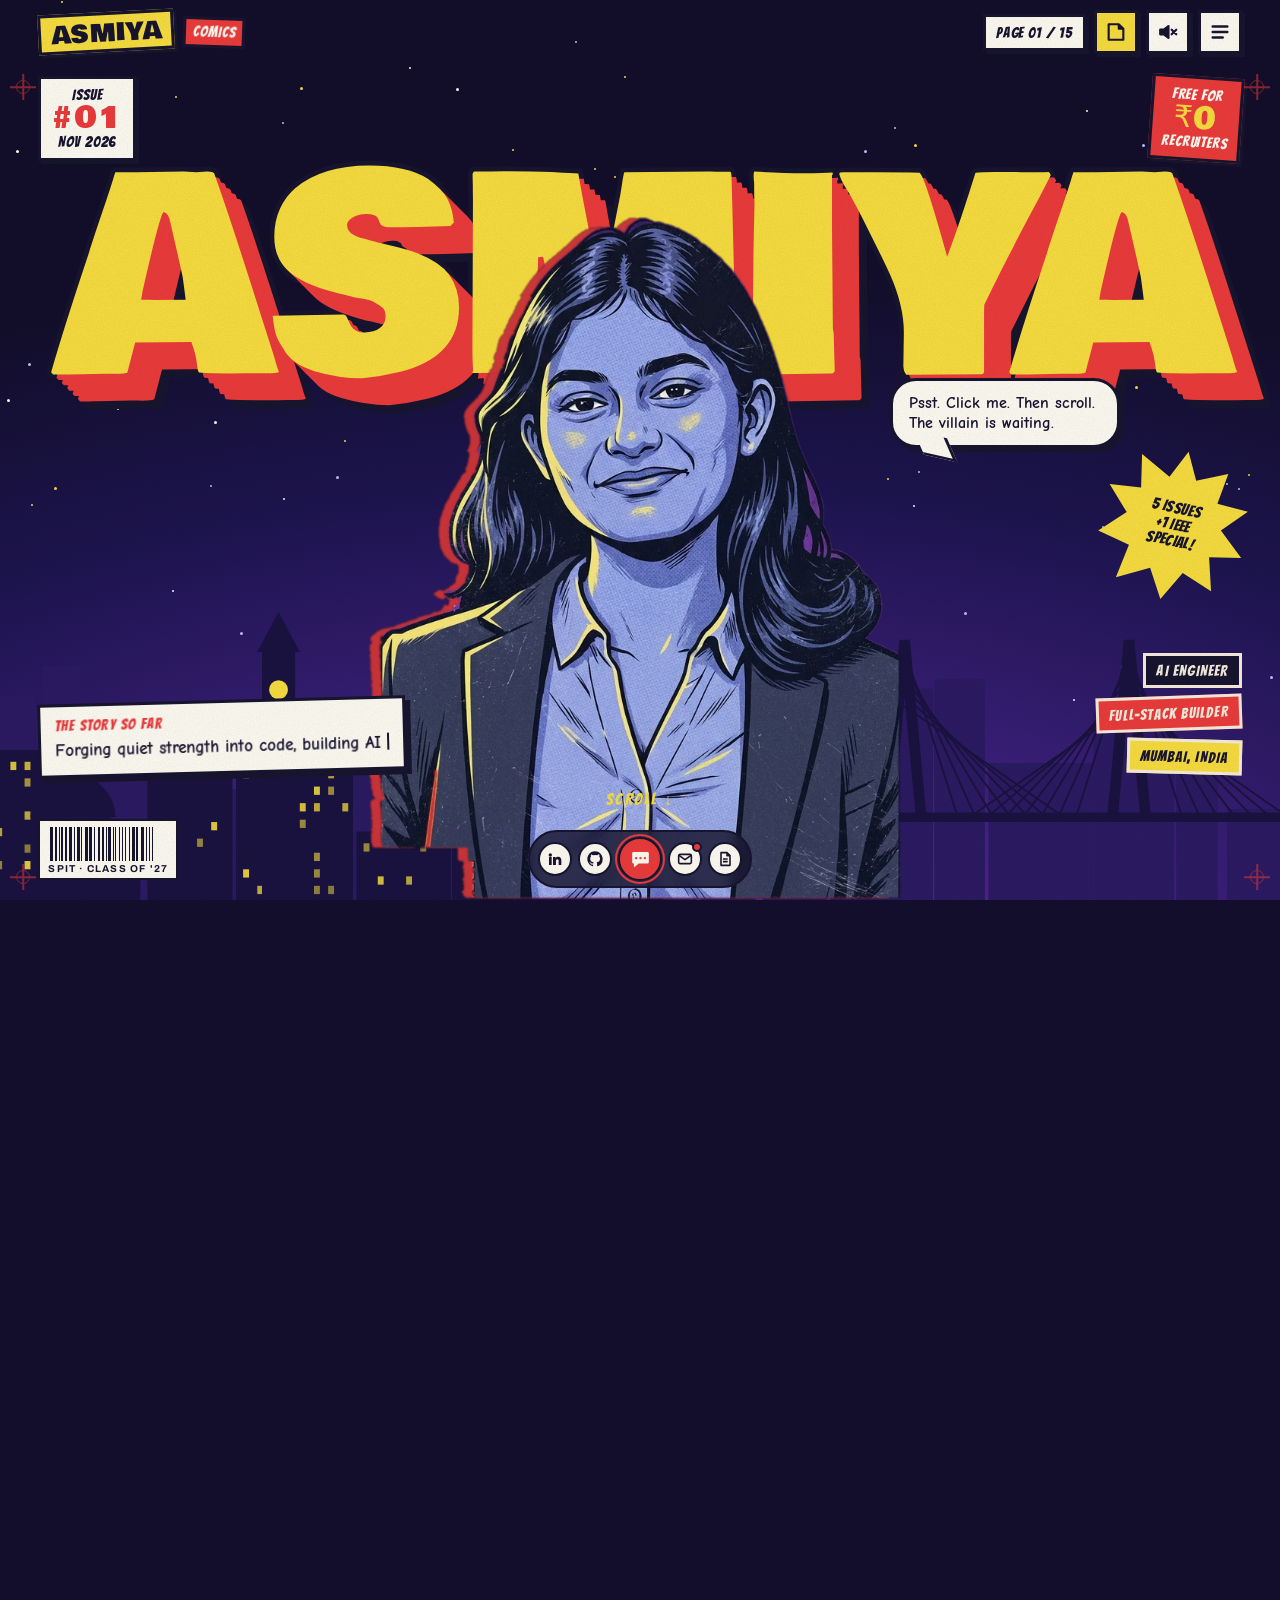
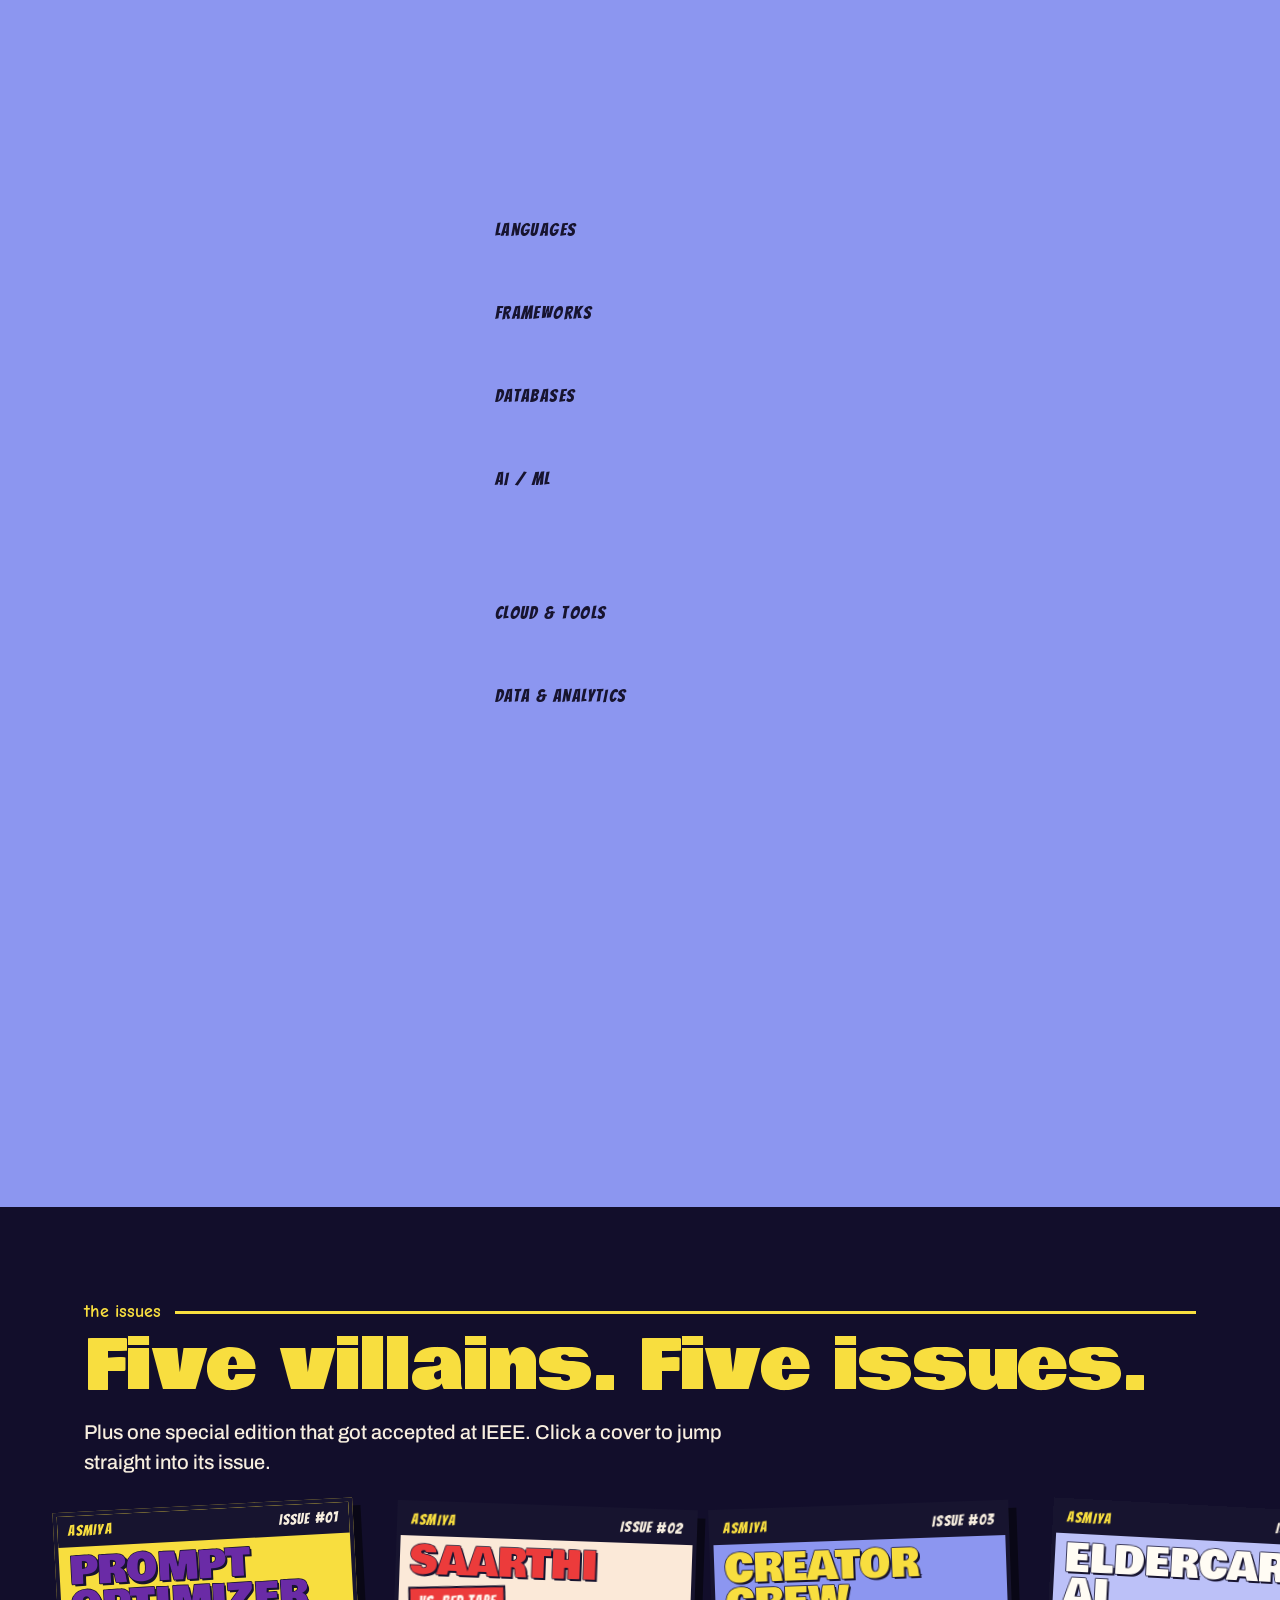
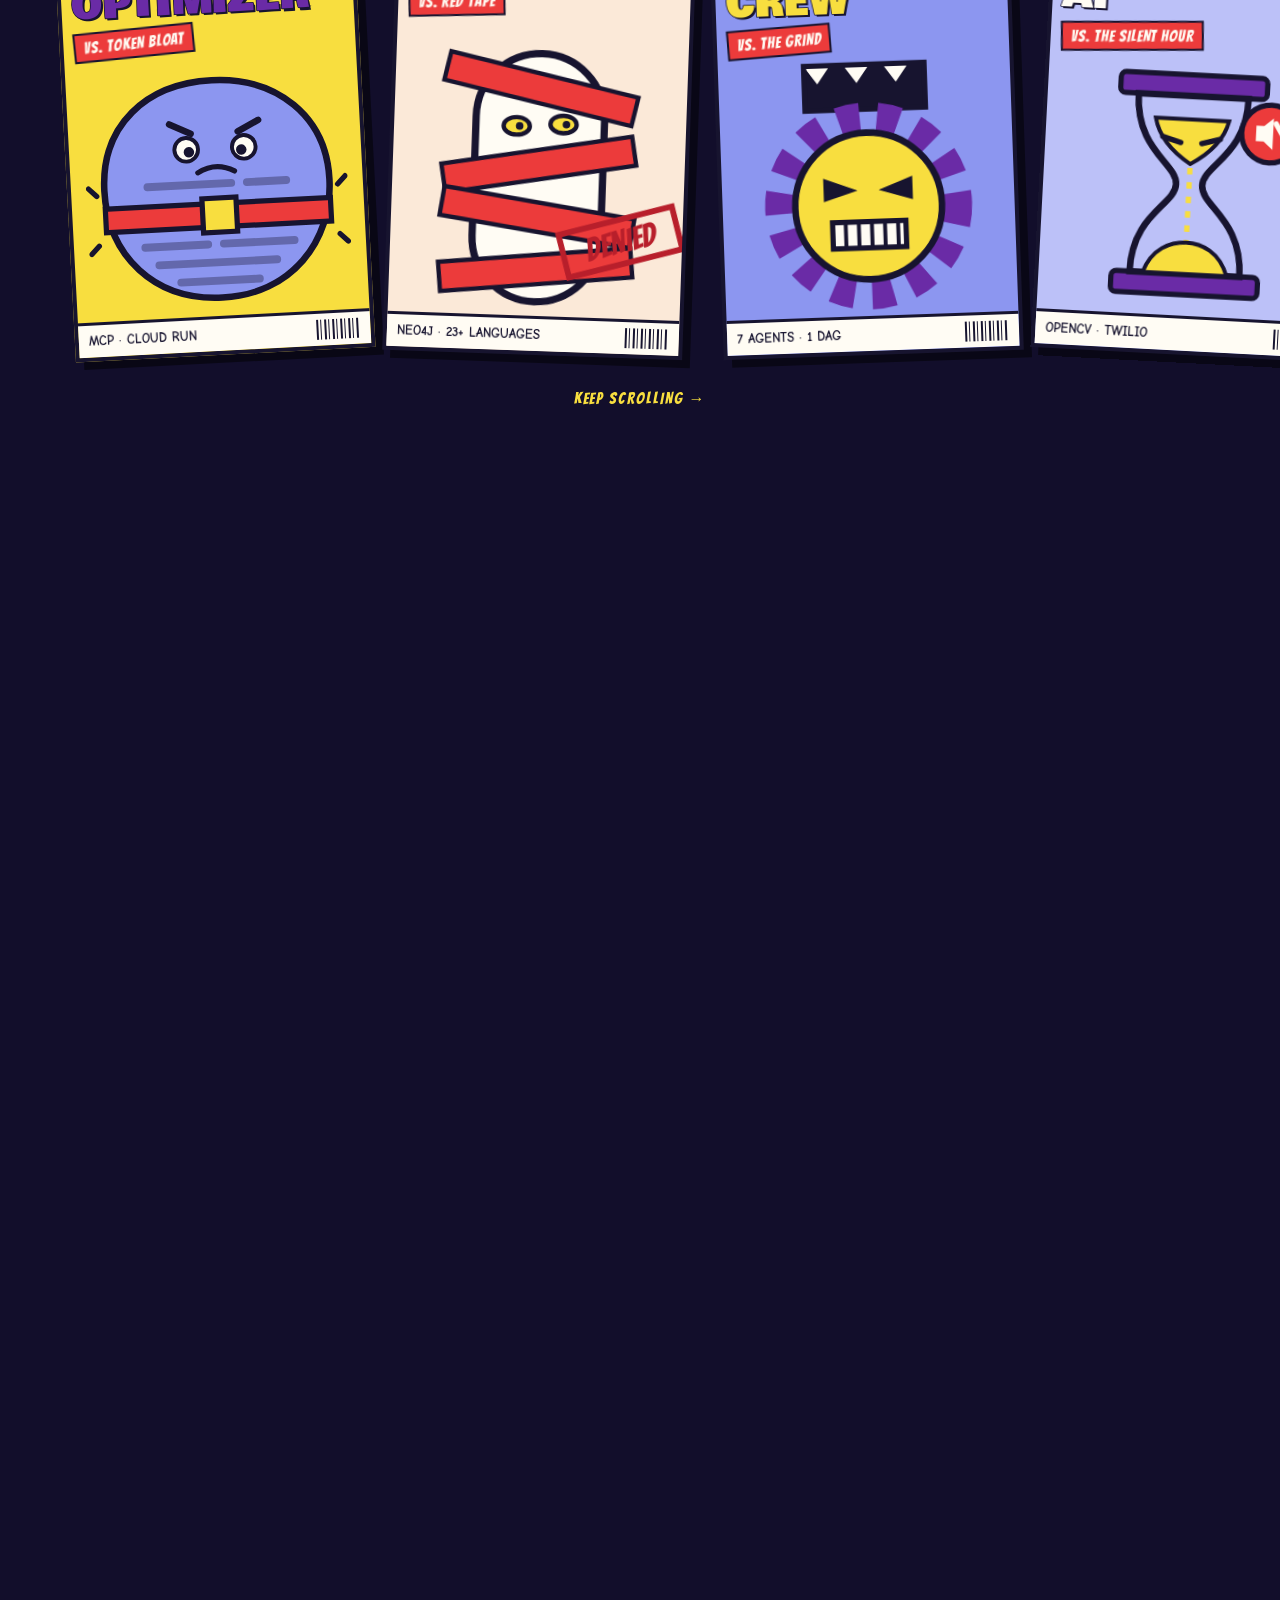
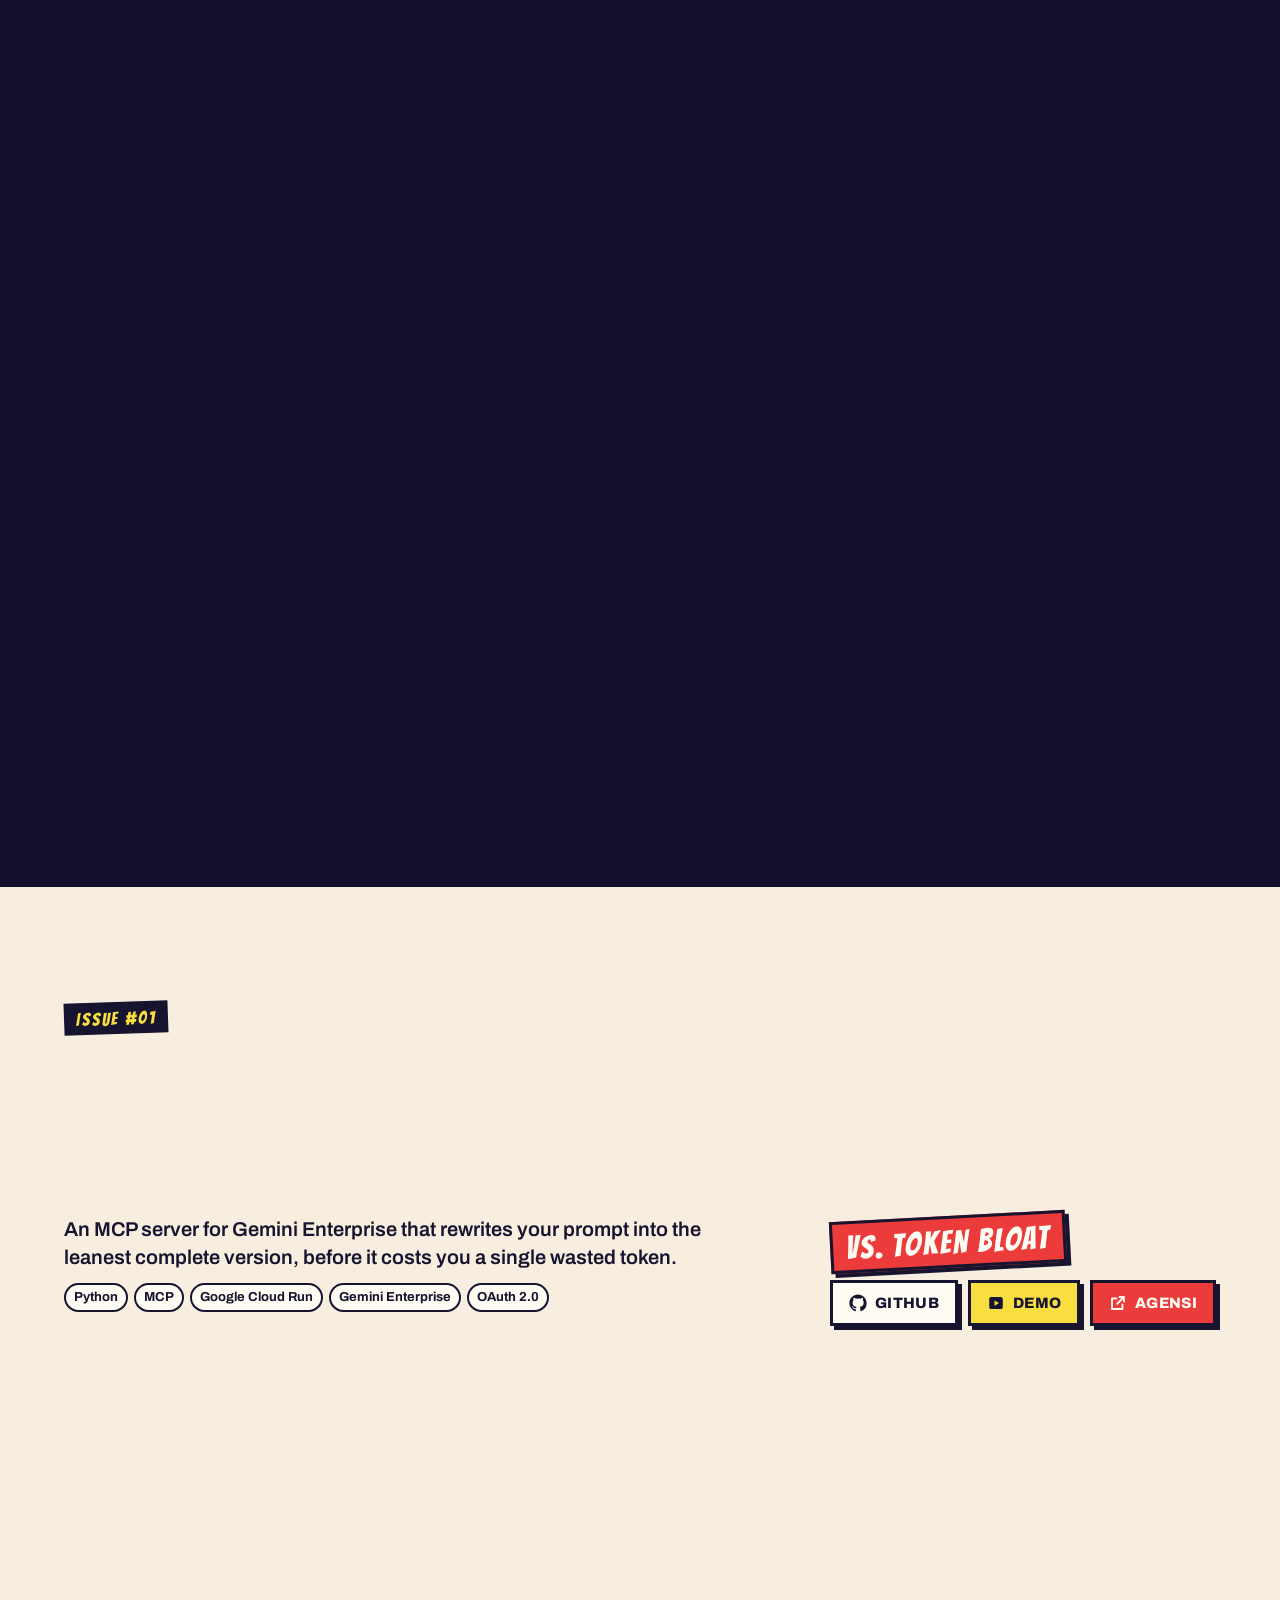
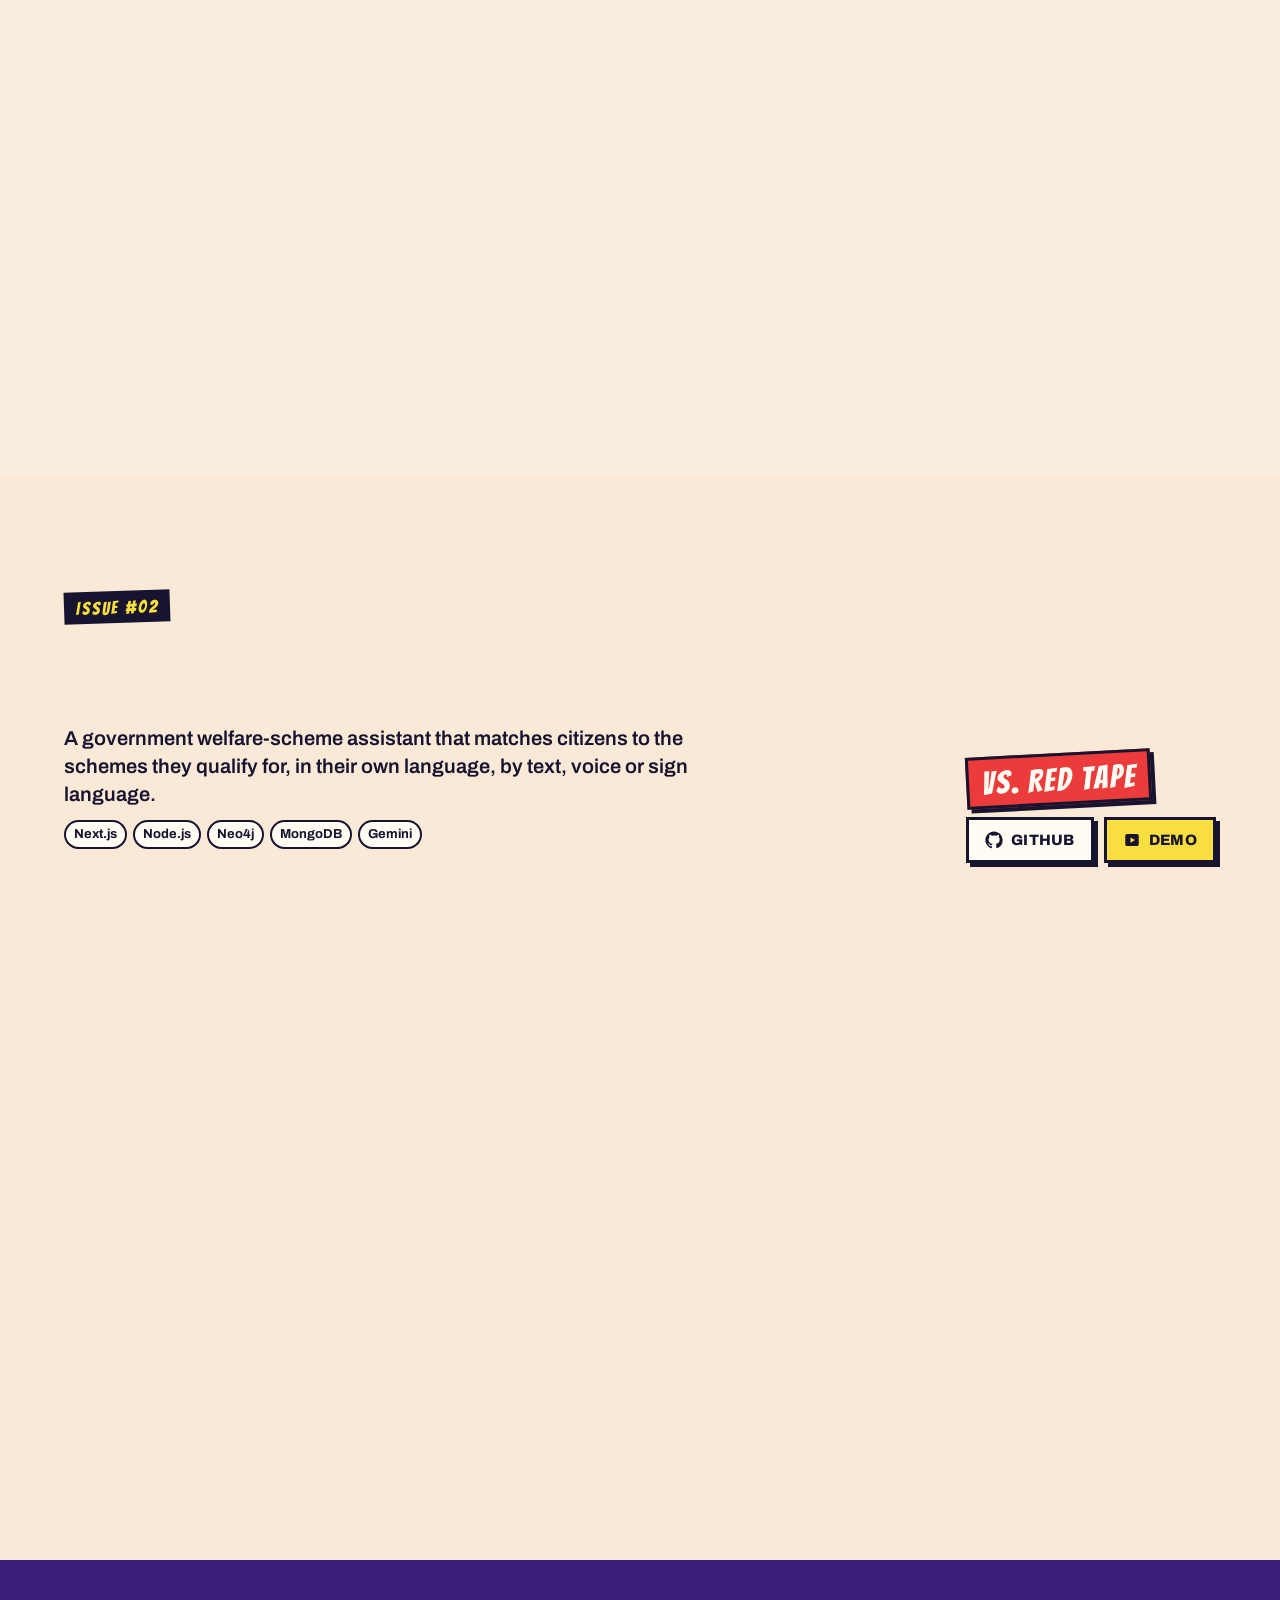
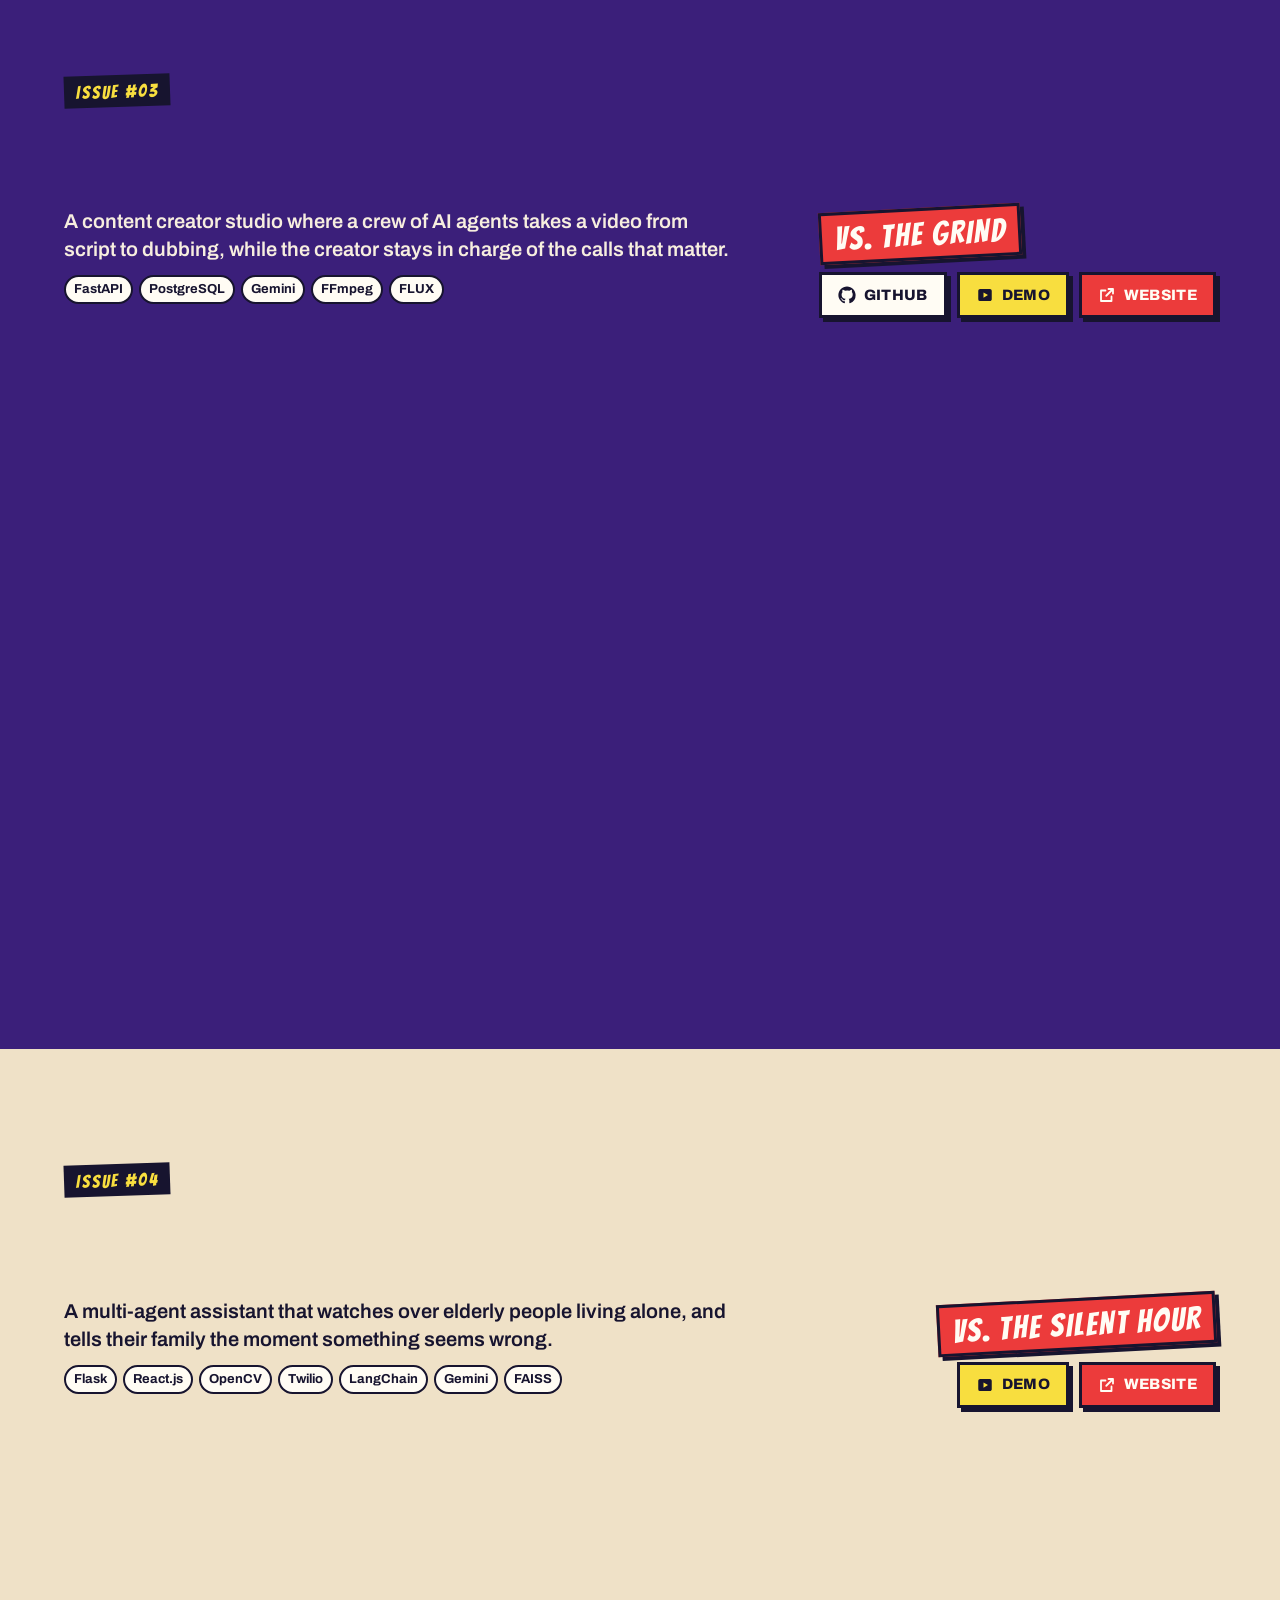
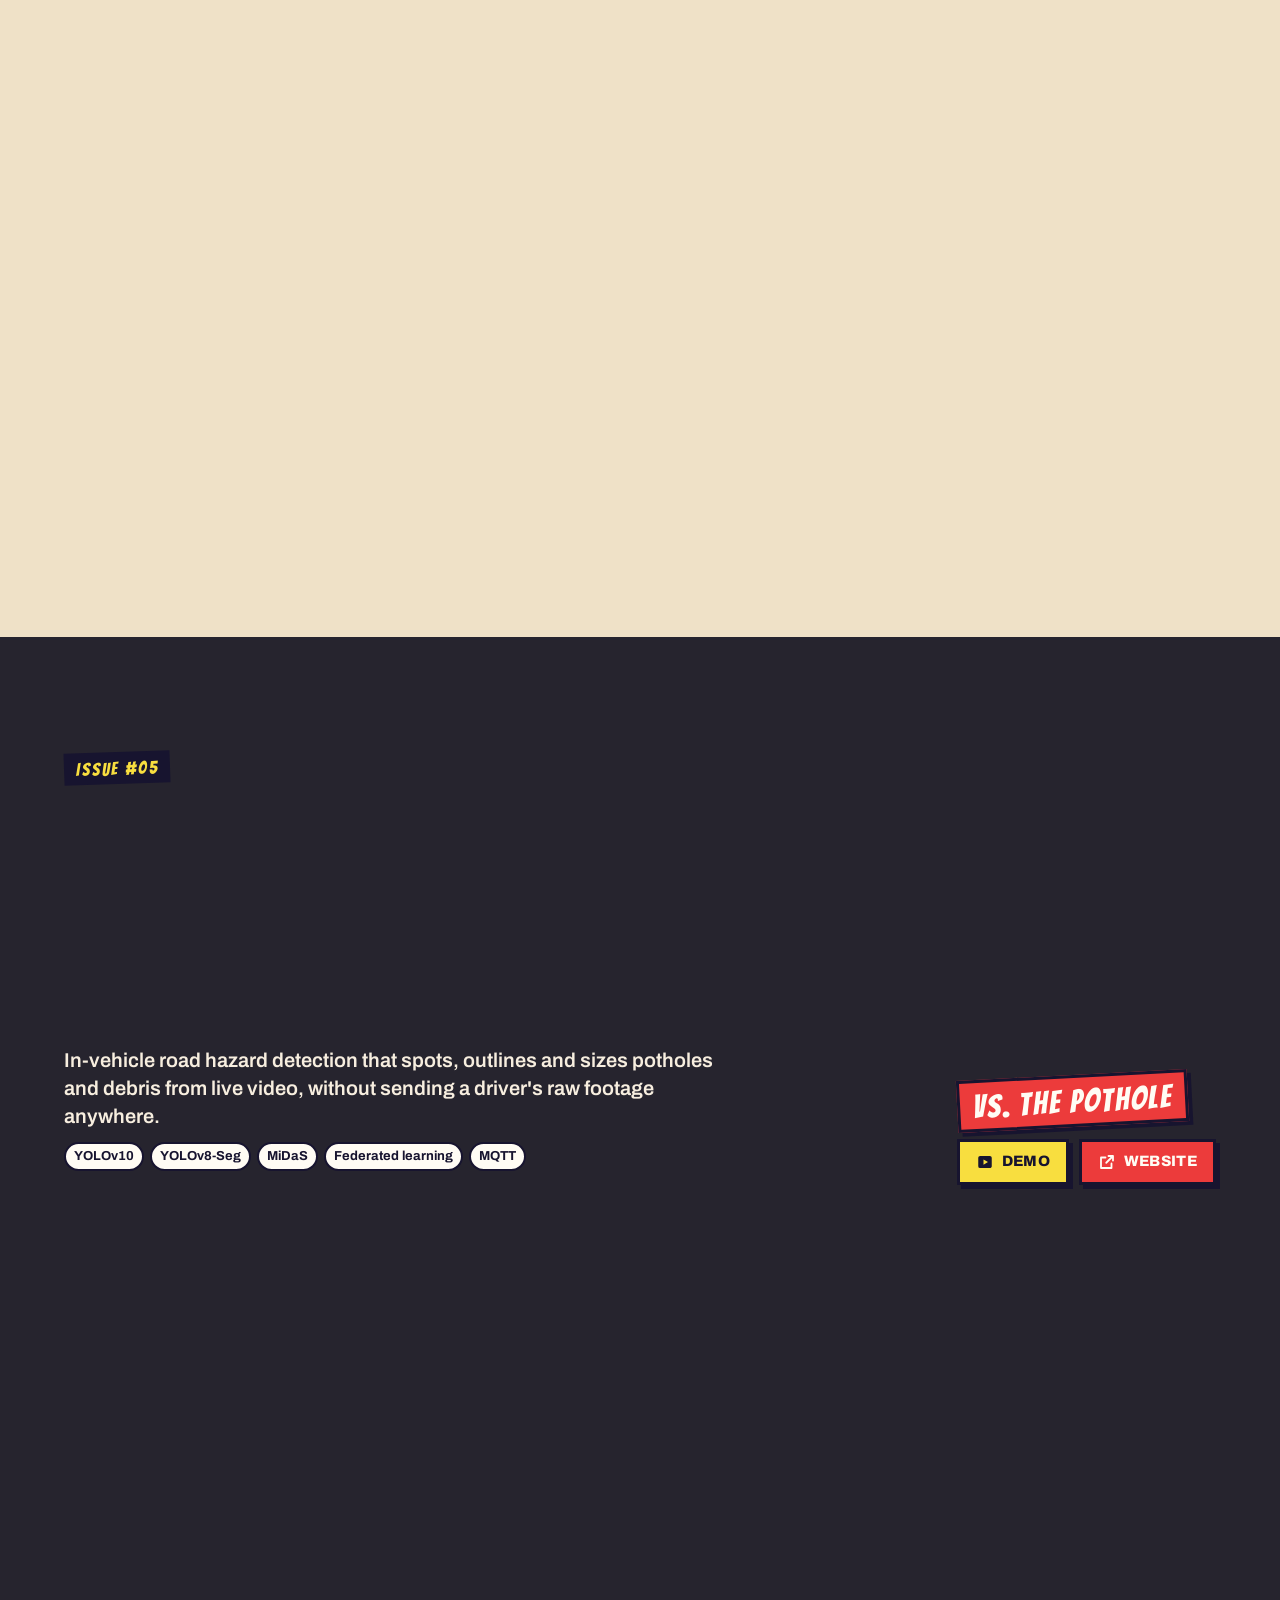
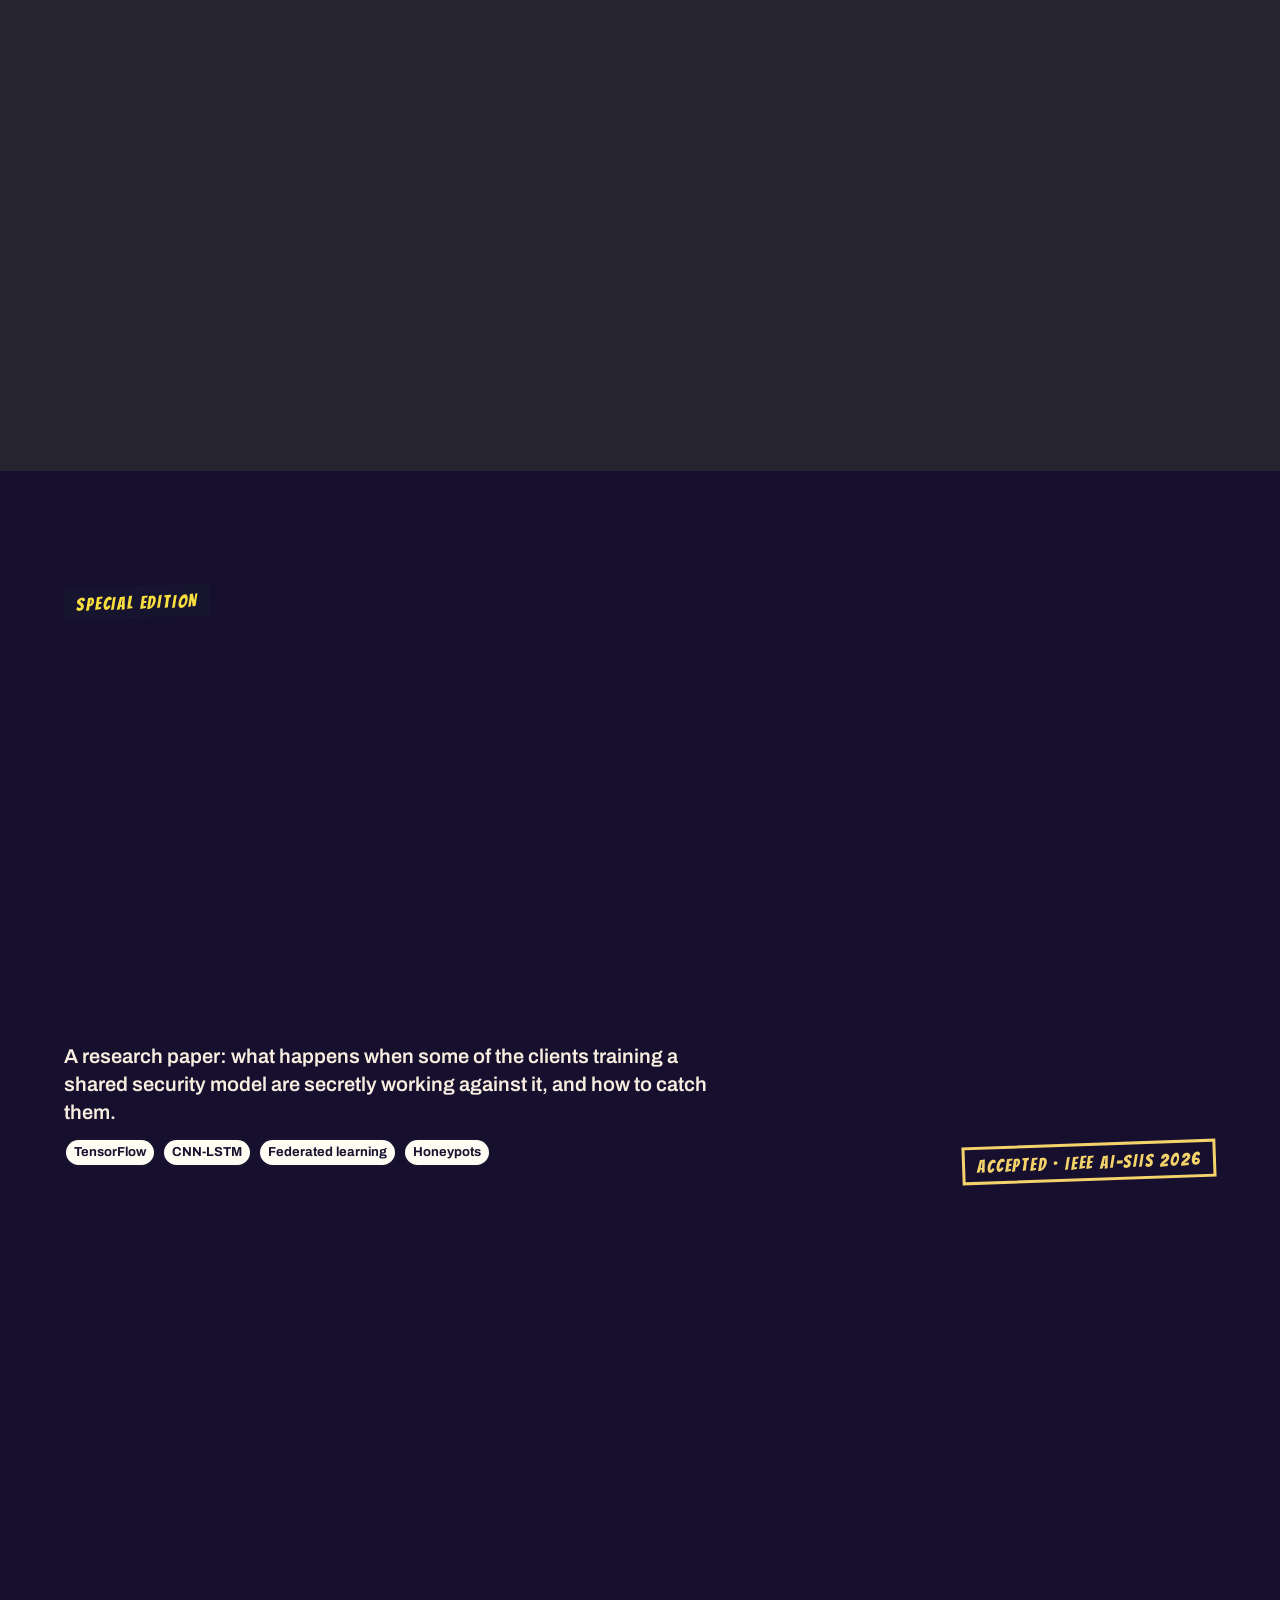
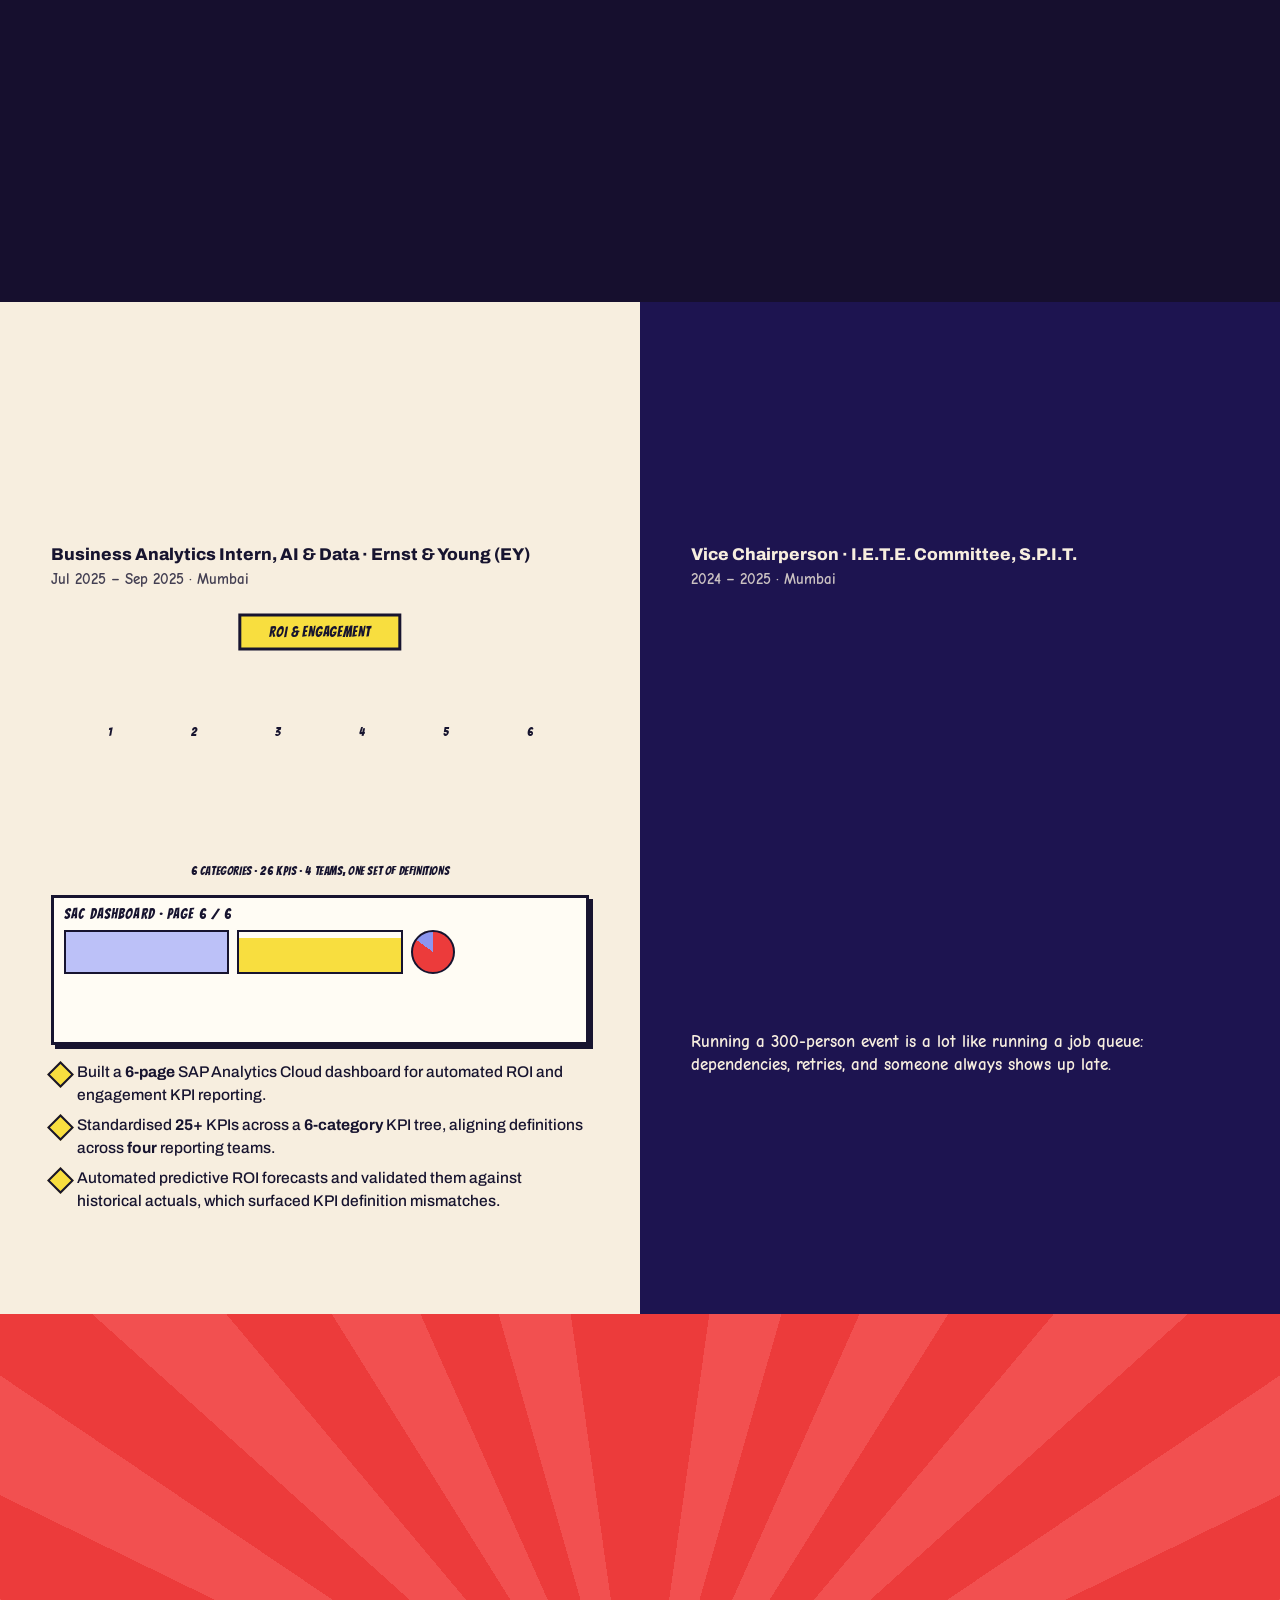
<file: index.html>
<!DOCTYPE html>
<html lang="en">
<head>
<meta charset="utf-8">
<meta name="viewport" content="width=device-width, initial-scale=1">
<title>Asmiya Sayyad Comics</title>
<meta name="description" content="ASMIYA #01: the comic-book portfolio of Asmiya Sayyad, AI engineer and full-stack builder from Mumbai. Five projects, five villains, one IEEE paper.">
<meta name="theme-color" content="#120E2B">
<link rel="icon" href="data:image/svg+xml,%3Csvg xmlns='http://www.w3.org/2000/svg' viewBox='0 0 64 64'%3E%3Crect width='64' height='64' rx='10' fill='%23F8DE3F' stroke='%2317142F' stroke-width='6'/%3E%3Ctext x='32' y='45' font-family='Impact' font-size='36' text-anchor='middle' fill='%23EC3B3B'%3EA%3C/text%3E%3C/svg%3E">
<link rel="preconnect" href="https://fonts.googleapis.com">
<link rel="preconnect" href="https://fonts.gstatic.com" crossorigin>
<link href="https://fonts.googleapis.com/css2?family=Archivo:wght@400;500;600;800&family=Bangers&family=Bowlby+One&family=Comic+Neue:wght@700&display=swap" rel="stylesheet">
<style>
/* VOICE   occasion: a bold, playful personal site that still reads as a serious engineer's work
   IDEA    a printed comic series, ASMIYA #01, where every project is an issue and the villain is Busywork
   PICTURE her own pop-art portrait cut out of her card, standing in front of a giant 3D masthead over night Mumbai
   COLOUR  card purple night + cream newsprint, ink navy, highlight yellow, title red, periwinkle skin tone
   TYPE    Bowlby One mastheads, Bangers sound effects, Comic Neue captions, Archivo body
   LAYOUT  laptop: full-bleed cover, comic page grids, 3-panel issue spreads; phone: panels stack, rack scrolls sideways */

:root{
  color-scheme:light;
  --paper:#F7EEDF;--paper2:#EFE1C7;--white:#FFFCF4;
  --ink:#17142F;--night:#120E2B;--deep:#1D1450;--purple:#3B1F7A;--violet:#6A2BA6;
  --peri:#8C96F0;--peri2:#BCC1F8;--yellow:#F8DE3F;--yellow2:#FFF08A;--red:#EC3B3B;--red2:#B81F2B;--amber:#FF9F1C;
  --shadow:6px 6px 0 var(--ink);
  --display:"Bowlby One","Arial Black",Impact,sans-serif;
  --sfx:"Bangers","Arial Black",Impact,sans-serif;
  --cap:"Comic Neue","Comic Sans MS","Trebuchet MS",sans-serif;
  --body:"Archivo",system-ui,-apple-system,"Segoe UI",sans-serif;
  --marker:"Permanent Marker","Comic Sans MS",cursive;
  --halftone:radial-gradient(circle,rgba(23,20,47,.16) 1.15px,transparent 1.6px) 0 0/7px 7px;
}
*{box-sizing:border-box;min-width:0}
html{scroll-padding-top:72px;-webkit-text-size-adjust:100%;overflow-x:clip}
body{margin:0;background:var(--paper);color:var(--ink);font:16px/1.55 var(--body);overflow-x:clip}
img{max-width:100%;display:block}
a{color:inherit}
button{font:inherit;color:inherit;cursor:pointer}
:focus-visible{outline:4px solid var(--yellow);outline-offset:3px;box-shadow:0 0 0 7px var(--ink)}
.sr{position:absolute;width:1px;height:1px;overflow:hidden;clip:rect(0 0 0 0);white-space:nowrap}
::selection{background:var(--yellow);color:var(--ink)}

/* ---------- printed-paper overlays ---------- */
.grain{position:fixed;inset:0;z-index:200;pointer-events:none;opacity:.13;mix-blend-mode:multiply;
  background-image:url("data:image/svg+xml,%3Csvg xmlns='http://www.w3.org/2000/svg' width='220' height='220'%3E%3Cfilter id='n'%3E%3CfeTurbulence type='fractalNoise' baseFrequency='.85' numOctaves='3' stitchTiles='stitch'/%3E%3CfeColorMatrix values='0 0 0 0 0 0 0 0 0 0 0 0 0 0 0 0 0 0 .55 0'/%3E%3C/filter%3E%3Crect width='100%25' height='100%25' filter='url(%23n)'/%3E%3C/svg%3E")}
.reg{position:fixed;width:26px;height:26px;z-index:60;pointer-events:none;opacity:.55}
.reg::before,.reg::after{content:"";position:absolute;background:currentColor}
.reg::before{left:50%;top:0;bottom:0;width:1.5px;transform:translateX(-50%)}
.reg::after{top:50%;left:0;right:0;height:1.5px;transform:translateY(-50%)}
.reg i{position:absolute;inset:6px;border:1.5px solid currentColor;border-radius:50%}
.reg.tl{left:10px;top:74px}.reg.tr{right:10px;top:74px}.reg.bl{left:10px;bottom:10px}.reg.br{right:10px;bottom:10px}
.reg{color:var(--red)}
@media(max-width:700px){.reg{display:none}}

/* ---------- top bar ---------- */
.top{position:fixed;top:0;left:0;right:0;z-index:80;display:flex;align-items:center;justify-content:space-between;gap:10px;
  padding:10px max(16px,3vw);pointer-events:none}
.top>*{pointer-events:auto}
.logo{display:flex;align-items:center;gap:8px;text-decoration:none}
.logo b{font:24px/1 var(--display);background:var(--yellow);color:var(--ink);padding:6px 10px 4px;border:3px solid var(--ink);
  box-shadow:3px 3px 0 var(--ink);transform:rotate(-3deg);letter-spacing:.01em}
.logo span{font:15px/1 var(--sfx);letter-spacing:.06em;background:var(--red);color:var(--white);padding:5px 7px;border:3px solid var(--ink);transform:rotate(2deg)}
.tools{display:flex;gap:8px;align-items:center}
.pgc{font:15px/1 var(--sfx);letter-spacing:.06em;background:var(--white);border:3px solid var(--ink);padding:9px 10px 7px;box-shadow:3px 3px 0 var(--ink);white-space:nowrap}
.ib{width:44px;height:44px;display:grid;place-items:center;background:var(--white);border:3px solid var(--ink);box-shadow:3px 3px 0 var(--ink);padding:0;transition:transform .15s,box-shadow .15s}
.ib:hover{transform:translate(-2px,-2px);box-shadow:5px 5px 0 var(--ink)}
.ib:active{transform:translate(2px,2px);box-shadow:0 0 0 var(--ink)}
.ib svg{width:22px;height:22px}
.ib[aria-pressed=true]{background:var(--yellow)}
.ib .off{display:none}.ib[aria-pressed=false] .on{display:none}.ib[aria-pressed=false] .off{display:block}
.inkbar{position:fixed;left:0;top:0;height:5px;width:100%;z-index:81;background:var(--red);transform-origin:0 50%;transform:scaleX(var(--sp,0))}
@media(max-width:520px){.logo span,.pgc{display:none}.logo b{font-size:20px}}

/* ---------- dock ---------- */
.dock{position:fixed;left:50%;bottom:12px;z-index:80;transform:translateX(-50%);display:flex;align-items:center;gap:6px;
  padding:5px 8px;background:rgba(23,20,47,.82);border:2px solid var(--ink);border-radius:40px;backdrop-filter:blur(6px);-webkit-backdrop-filter:blur(6px)}
.dk{width:34px;height:34px;border-radius:50%;display:grid;place-items:center;background:var(--white);border:2px solid var(--ink);color:var(--ink);
  transition:transform .2s cubic-bezier(.3,1.6,.5,1);text-decoration:none;position:relative;padding:0}
.dk svg{width:16px;height:16px}
.dk:hover{transform:translateY(-4px) scale(1.15)}
.dk .tip{position:absolute;bottom:calc(100% + 10px);left:50%;transform:translateX(-50%) scale(.8);opacity:0;pointer-events:none;white-space:nowrap;
  font:14px/1 var(--sfx);letter-spacing:.05em;background:var(--yellow);border:2px solid var(--ink);padding:6px 8px 4px;transition:.15s}
.dk:hover .tip,.dk:focus-visible .tip{opacity:1;transform:translateX(-50%) scale(1)}
.dk.big{width:44px;height:44px;background:var(--red);color:var(--white)}
.dk.big svg{width:21px;height:21px}
.dk.big::after{content:"";position:absolute;inset:-5px;border-radius:50%;border:2px solid var(--red);animation:ring 2.2s infinite}
@keyframes ring{0%{transform:scale(.85);opacity:.9}100%{transform:scale(1.35);opacity:0}}
.dk .dot{position:absolute;top:-2px;right:-2px;width:10px;height:10px;border-radius:50%;background:var(--red);border:2px solid var(--ink)}
@media(max-width:420px){.dock{gap:5px;padding:4px 7px}.dk{width:34px;height:34px}.dk.big{width:42px;height:42px}}

/* ---------- toast ---------- */
.toast{position:fixed;left:50%;bottom:96px;z-index:150;transform:translate(-50%,30px) rotate(-1deg);opacity:0;pointer-events:none;
  background:var(--yellow);border:3px solid var(--ink);box-shadow:var(--shadow);padding:10px 14px;font:700 16px/1.3 var(--cap);max-width:min(92vw,460px);text-align:center;transition:.25s}
.toast.on{opacity:1;transform:translate(-50%,0) rotate(-1deg)}

/* ---------- cursor + click sfx ---------- */
.pen{position:fixed;left:0;top:0;width:34px;height:34px;z-index:300;pointer-events:none;transform:translate(-100px,-100px);display:none}
.pen svg{width:100%;height:100%;transform:translate(-3px,-31px)}
@media(pointer:fine){html.js.cur,html.js.cur *{cursor:none!important}html.js.cur .pen{display:block}}
.pop{position:fixed;z-index:299;pointer-events:none;font:30px/1 var(--sfx);letter-spacing:.04em;color:var(--yellow);-webkit-text-stroke:1.5px var(--ink);paint-order:stroke fill;
  text-shadow:3px 3px 0 var(--red);animation:pop .7s ease-out forwards}
@keyframes pop{0%{transform:translate(-50%,-50%) scale(.2) rotate(-12deg);opacity:0}25%{transform:translate(-50%,-80%) scale(1.15) rotate(6deg);opacity:1}100%{transform:translate(-50%,-150%) scale(.9) rotate(-4deg);opacity:0}}

/* ---------- loader ---------- */
.loader{position:fixed;inset:0;z-index:400;background:var(--paper);display:grid;place-items:center;overflow:hidden;
  animation:loadOut .6s cubic-bezier(.7,0,.3,1) 2.2s forwards}
@keyframes loadOut{to{transform:translateY(-104%) rotate(-2deg);visibility:hidden}}
.plates{position:relative;width:min(70vw,520px);height:190px}
.plate{position:absolute;inset:0;display:grid;place-items:center;font:clamp(56px,13vw,120px)/1 var(--display);mix-blend-mode:multiply;animation:plate 1.1s cubic-bezier(.2,.8,.2,1) forwards}
.plate.c{color:#20B6E8;--x:-40px;--y:-24px}.plate.m{color:#E6338C;--x:36px;--y:18px}.plate.y{color:#F7D500;--x:-18px;--y:34px}.plate.k{color:var(--ink);--x:24px;--y:-30px;mix-blend-mode:normal;opacity:0;animation:plateK .35s .95s forwards}
@keyframes plate{from{transform:translate(var(--x),var(--y))}to{transform:none}}
@keyframes plateK{to{opacity:1}}
.printing{position:absolute;bottom:18%;left:0;right:0;text-align:center;font:20px/1 var(--sfx);letter-spacing:.12em}
.stampFE{position:absolute;top:50%;left:50%;font:clamp(26px,6vw,48px)/1 var(--display);color:var(--red);border:6px solid var(--red);padding:10px 16px 6px;
  transform:translate(-50%,-50%) rotate(-12deg) scale(3);opacity:0;animation:slam .35s cubic-bezier(.3,1.5,.5,1) 1.45s forwards;background:rgba(247,238,223,.6)}
@keyframes slam{to{opacity:1;transform:translate(-50%,-50%) rotate(-12deg) scale(1)}}
html.loaded .loader{display:none}

/* ---------- page flip overlay ---------- */
.flip{position:fixed;inset:0;z-index:120;pointer-events:none;perspective:3200px;visibility:hidden}
.flip.on{visibility:visible}
.sheet{position:absolute;inset:0;background:var(--paper);overflow:hidden;backface-visibility:hidden;-webkit-backface-visibility:hidden;will-change:transform}
.sheet::before{content:"";position:absolute;inset:0;background:var(--halftone);opacity:.55}
.sheet .strip{position:absolute;left:0;right:0;top:0;height:16px;background:var(--acc,var(--red));border-bottom:4px solid var(--ink)}
.sheet .spine{position:absolute;top:0;bottom:0;width:80px;left:0;background:linear-gradient(90deg,rgba(23,20,47,.35),transparent)}
.sheet .curl{position:absolute;right:0;bottom:0;width:180px;height:180px;background:linear-gradient(135deg,transparent 50%,#d8c7a6 50%,#fff6e4 66%,#e9d9bb 100%);box-shadow:-10px -10px 30px rgba(23,20,47,.25)}
.sheet .shade{position:absolute;inset:0;background:linear-gradient(90deg,rgba(23,20,47,.0),rgba(23,20,47,.45));opacity:0}
.fbox{position:absolute;inset:0;display:grid;place-content:center;justify-items:center;text-align:center;gap:10px;padding:24px}
.fnum{font:clamp(18px,2.4vw,26px)/1 var(--sfx);letter-spacing:.14em;background:var(--ink);color:var(--paper);padding:8px 14px 6px}
.ftitle{font:clamp(30px,4.6vw,76px)/.95 var(--display);color:var(--ink);max-width:min(14ch,100%);text-wrap:balance}
.fsfx{font:clamp(34px,5vw,64px)/1 var(--sfx);color:var(--yellow);-webkit-text-stroke:2px var(--ink);paint-order:stroke fill;text-shadow:5px 5px 0 var(--red);transform:rotate(-8deg)}

/* ---------- contents overlay ---------- */
.toc{position:fixed;inset:0;z-index:140;background:rgba(18,14,43,.72);display:none;align-items:center;justify-content:center;padding:16px}
.toc.on{display:flex}
.tocp{background:var(--paper);border:4px solid var(--ink);box-shadow:10px 10px 0 var(--red);width:min(720px,100%);max-height:88vh;overflow:auto;padding:clamp(18px,3vw,34px);position:relative;transform:rotate(-.6deg)}
.tocp h2{font:clamp(34px,6vw,56px)/1 var(--display);margin:0 0 6px;color:var(--red)}
.tocp p{margin:0 0 14px;font:700 16px/1.3 var(--cap)}
.tocp ol{list-style:none;margin:0;padding:0;display:grid;gap:2px}
.tocp li button{width:100%;display:flex;align-items:baseline;gap:10px;background:none;border:0;border-bottom:2px dashed rgba(23,20,47,.35);padding:10px 4px;text-align:left;min-height:44px}
.tocp li button:hover{background:var(--yellow)}
.tocp .n{font:18px/1 var(--sfx);color:var(--red);width:2.2em;flex:none}
.tocp .t{font:800 17px/1.2 var(--body);flex:1}
.tocp .k{font:700 14px/1 var(--cap);opacity:.7;white-space:nowrap}
.x{position:absolute;top:12px;right:12px}

/* ---------- shared section bits ---------- */
.page{position:relative;padding:clamp(72px,9vw,120px) max(5vw,16px) clamp(64px,8vw,110px)}
.wrap{max-width:1240px;margin:0 auto;position:relative}
.label{display:flex;align-items:center;gap:14px;font:700 18px/1 var(--cap);color:var(--red);margin:0 0 14px}
.label::after{content:"";flex:1;height:3px;background:currentColor;transform-origin:0 50%;transform:scaleX(var(--rv,1))}
.h2{font:clamp(44px,7.4vw,108px)/.92 var(--display);margin:0 0 18px;letter-spacing:-.01em;text-wrap:balance;color:var(--red)}
.lede{font:500 clamp(17px,1.6vw,20px)/1.5 var(--body);max-width:62ch;margin:0 0 28px}
.dark{background:var(--night);color:var(--paper)}
.dark .h2{color:var(--yellow)}
.dark .label{color:var(--yellow)}
.t3d{color:var(--yellow);-webkit-text-stroke:.035em var(--ink);paint-order:stroke fill;
  text-shadow:.02em .02em 0 var(--red),.04em .04em 0 var(--red),.06em .06em 0 var(--red),.08em .08em 0 var(--red),.1em .1em 0 var(--red),.12em .12em 0 var(--ink),.13em .13em 0 var(--ink)}
.panel{position:relative;background:var(--white);border:4px solid var(--ink);box-shadow:var(--shadow);overflow:hidden}
.panel .ink{position:absolute;inset:-2px;width:calc(100% + 4px);height:calc(100% + 4px);pointer-events:none;z-index:5;overflow:visible}
.panel .ink rect{fill:none;stroke:var(--ink);stroke-width:8;stroke-dasharray:1;stroke-dashoffset:0;transition:stroke-dashoffset 1.1s cubic-bezier(.6,0,.2,1)}
html.js .panel:not(.in) .ink rect{stroke-dashoffset:1}
.cap{display:inline-block;background:var(--yellow);border:3px solid var(--ink);padding:8px 12px 6px;font:700 15px/1.3 var(--cap);text-transform:uppercase;box-shadow:3px 3px 0 var(--ink)}
.cap.w{background:var(--white)}
.sfx{font:clamp(34px,4.5vw,64px)/1 var(--sfx);letter-spacing:.03em;color:var(--yellow);-webkit-text-stroke:2px var(--ink);paint-order:stroke fill;text-shadow:4px 4px 0 var(--red);display:inline-block}
.btn{display:inline-flex;align-items:center;gap:8px;min-height:46px;padding:10px 16px;background:var(--yellow);color:var(--ink);border:3px solid var(--ink);box-shadow:4px 4px 0 var(--ink);
  font:800 15px/1 var(--body);text-transform:uppercase;letter-spacing:.02em;text-decoration:none;transition:transform .12s,box-shadow .12s;white-space:nowrap}
.btn:hover{transform:translate(-2px,-2px);box-shadow:6px 6px 0 var(--ink)}
.btn:active{transform:translate(3px,3px);box-shadow:0 0 0 var(--ink)}
.btn svg{width:18px;height:18px}
.btn.r{background:var(--red);color:var(--white)}
.btn.w{background:var(--white)}
.btn.p{background:var(--peri2)}
.chips{display:flex;flex-wrap:wrap;gap:6px;margin:0 0 14px;padding:0;list-style:none}
.chips li{font:700 13px/1 var(--body);background:var(--white);color:var(--ink);border:2px solid var(--ink);padding:6px 8px;border-radius:20px}
.burst{position:absolute;display:grid;place-items:center;text-align:center;width:150px;height:150px;font:16px/1.05 var(--sfx);letter-spacing:.03em;color:var(--ink);z-index:4}
.burst::before{content:"";position:absolute;inset:0;background:var(--yellow);border:0;z-index:-1;
  clip-path:polygon(50% 0,59% 18%,79% 9%,76% 30%,97% 31%,82% 47%,99% 62%,78% 66%,84% 88%,63% 80%,52% 100%,41% 81%,20% 92%,24% 69%,2% 64%,18% 48%,3% 32%,24% 30%,20% 8%,41% 19%)}
.spin{animation:spin 14s linear infinite}
@keyframes spin{to{transform:rotate(360deg)}}

/* reveal */
/* scroll-driven: --rv (0..1) = how far the element has scrolled into view, --re = same with a bounce, --q = longer window */
html.js [data-r]{opacity:var(--rv,1);translate:0 calc((1 - var(--rv,1)) * 40px)}
html.js [data-r=pop]{translate:none;scale:calc(.6 + .4 * var(--re,1));rotate:calc((1 - var(--rv,1)) * -6deg)}
html.js [data-r=left]{translate:calc((1 - var(--re,1)) * -90px) 0;rotate:calc((1 - var(--rv,1)) * -3deg)}
html.js [data-r=right]{translate:calc((1 - var(--re,1)) * 90px) 0;rotate:calc((1 - var(--rv,1)) * 3deg)}
html.js [data-r=slap]{translate:none;scale:calc(1.8 - .8 * var(--re,1))}
.hero-bubble{animation:bubIn .45s cubic-bezier(.3,1.6,.5,1) 2.6s both}
@keyframes bubIn{from{scale:0}to{scale:1}}

/* ---------- 01 cover ---------- */
.cover{height:190vh;padding:0;background:var(--night)}
.stage{position:sticky;top:0;height:100vh;height:100svh;overflow:hidden;
  background:radial-gradient(120% 80% at 50% 110%,var(--violet) 0%,var(--purple) 38%,var(--deep) 70%,var(--night) 100%)}
.stars{position:absolute;inset:0}
.stars i{position:absolute;left:0;top:0;width:2px;height:2px;border-radius:50%;background:transparent;animation:tw 3s ease-in-out infinite alternate}
.stars i:nth-child(2){width:3px;height:3px;animation-duration:4.6s}
.stars i:nth-child(3){animation-duration:2.2s;animation-delay:-1s}
@keyframes tw{from{opacity:.25}to{opacity:1}}
.sky{position:absolute;left:0;right:0;bottom:0;height:42%;width:100%}
.cv-top{position:absolute;top:76px;left:max(16px,3vw);right:max(16px,3vw);display:flex;justify-content:space-between;align-items:flex-start;gap:12px;z-index:6}
.issue{background:var(--white);border:3px solid var(--ink);padding:8px 10px 6px;font:15px/1.15 var(--sfx);letter-spacing:.06em;box-shadow:3px 3px 0 var(--ink);text-align:center}
.issue b{display:block;font:30px/1 var(--display);color:var(--red)}
.price{background:var(--red);color:var(--white);border:3px solid var(--ink);padding:8px 10px 6px;font:15px/1.15 var(--sfx);letter-spacing:.06em;text-align:center;transform:rotate(4deg);box-shadow:3px 3px 0 var(--ink)}
.price b{display:block;font:30px/1 var(--display);color:var(--yellow)}
.mast{position:absolute;left:0;right:0;top:calc(14vh + 40px);text-align:center;z-index:2;transform:translateY(calc(var(--p,0) * -12vh)) scale(calc(1 - var(--p,0) * .08));transition:color .4s}
.mast h1{margin:0;font:clamp(84px,21vw,330px)/.86 var(--display);letter-spacing:-.02em;white-space:nowrap}
.mast .sub{display:inline-block;margin-top:clamp(4px,1vw,12px);font:clamp(20px,3.2vw,44px)/1 var(--display);color:var(--ink);background:var(--yellow);border:4px solid var(--ink);padding:6px 16px 2px;transform:rotate(-2deg);box-shadow:5px 5px 0 var(--red)}
.hero-me{position:absolute;left:50%;bottom:0;height:min(76vh,86vw);aspect-ratio:691/900;z-index:3;
  transform:translateX(calc(-50% + var(--mx,0px))) translateY(calc(var(--p,0) * 8vh + var(--my,0px)));transition:filter .4s,opacity .4s}
.hero-me img{width:100%;height:100%;object-fit:contain;filter:drop-shadow(-10px 0 0 rgba(236,59,59,.85)) drop-shadow(0 0 0 var(--ink))}
.blink{position:absolute;pointer-events:none;opacity:0}
.blink.on{opacity:1}
.hero-me .blink{left:33.43%;top:23%;width:29.81%;height:7.33%}
.bubble{position:absolute;z-index:7;background:var(--white);border:3px solid var(--ink);border-radius:26px;padding:12px 16px;font:700 16px/1.25 var(--cap);max-width:230px;box-shadow:4px 4px 0 var(--ink)}
.bubble::after{content:"";position:absolute;width:26px;height:22px;background:var(--white);border:3px solid var(--ink);border-top:0;border-left:0;bottom:-14px;left:28px;transform:skewX(35deg) rotate(15deg)}
.hero-bubble{left:calc(50% + min(20vw,250px));top:42vh;transform-origin:0 100%}
.tagline{position:absolute;left:max(16px,3vw);bottom:clamp(96px,14vh,130px);z-index:7;max-width:min(380px,40vw);background:var(--white);border:3px solid var(--ink);box-shadow:5px 5px 0 var(--ink);padding:12px 14px;font:700 17px/1.35 var(--cap);transform:rotate(-1.5deg)}
.tagline small{display:block;font:15px/1 var(--sfx);letter-spacing:.08em;color:var(--red);margin-bottom:6px}
.tagline .caret{display:inline-block;width:2px;height:1em;background:var(--ink);vertical-align:-2px;animation:blinkc .8s steps(1) infinite}
@keyframes blinkc{50%{opacity:0}}
.roles{position:absolute;right:max(16px,3vw);bottom:clamp(96px,14vh,130px);z-index:7;display:grid;gap:8px;justify-items:end}
.roles span{background:var(--ink);color:var(--paper);border:3px solid var(--paper);font:15px/1 var(--sfx);letter-spacing:.08em;padding:8px 10px 6px}
.roles span:nth-child(2){background:var(--red);transform:rotate(-2deg)}
.roles span:nth-child(3){background:var(--yellow);color:var(--ink);transform:rotate(1.5deg)}
.cover .burst{right:max(12px,2.5vw);top:50vh;transform:rotate(12deg)}
.cover .burst.spin{animation:none}
.cover .burst.spin::before{animation:spin 18s linear infinite}
.barcode{position:absolute;left:max(16px,3vw);bottom:20px;z-index:7;background:var(--white);border:2px solid var(--ink);padding:6px 8px 4px;display:none}
.barcode svg{width:110px;height:34px;display:block}
.barcode div{font:700 10px/1 var(--body);letter-spacing:.12em;text-align:center;margin-top:3px}
.flood{position:absolute;inset:0;background:var(--red);z-index:4;opacity:calc((var(--p,0) - .35) * 2.2);pointer-events:none}
.cover.front .mast{z-index:5}
.cover.front .mast h1{color:var(--ink);text-shadow:none;-webkit-text-stroke:0}
.cover.front .hero-me img{filter:grayscale(1) contrast(1.2)}
.cover.front .hero-me{opacity:.35;mix-blend-mode:multiply}
.after{position:absolute;left:0;right:0;bottom:clamp(110px,18vh,170px);z-index:6;display:flex;flex-wrap:wrap;justify-content:center;gap:10px;padding:0 16px;opacity:0;transform:translateY(30px);transition:.5s}
.cover.front .after{opacity:1;transform:none}
.after span{background:var(--ink);color:var(--white);font:800 15px/1 var(--body);padding:10px 12px;border:3px solid var(--ink);text-transform:uppercase}
.after span:nth-child(2){background:var(--yellow);color:var(--ink)}
.cover.front .tagline,.cover.front .roles,.cover.front .hero-bubble,.cover.front .burst{opacity:0;transition:opacity .3s}
.cue{position:absolute;left:50%;bottom:92px;transform:translateX(-50%);z-index:7;font:16px/1 var(--sfx);letter-spacing:.14em;color:var(--yellow);animation:cue 1.4s ease-in-out infinite;display:none}
@keyframes cue{50%{transform:translate(-50%,8px)}}
@media(min-width:900px){.barcode{display:block}.cue{display:block}}
@media(max-width:820px){
  .mast{top:max(172px,calc(10vh + 90px))}
  .hero-me{height:min(64vh,118vw)}
  .tagline{max-width:none;left:16px;right:16px;bottom:auto;top:calc(10vh + 60px + 30vw);font-size:15px;display:none}
  .roles,.hero-bubble,.cover .burst{display:none}
}

/* ---------- 02 origin ---------- */
.origin{background:var(--paper)}
.comic{display:grid;grid-template-columns:repeat(6,minmax(0,1fr));gap:14px}
.comic .panel{min-height:300px;display:flex;flex-direction:column;justify-content:space-between}
.o1{grid-column:span 4;background:var(--deep)}
.o2{grid-column:span 2;background:var(--peri2)}
.o3{grid-column:span 2;background:var(--yellow)}
.o4{grid-column:span 4;background:#2a0d12}
.o5{grid-column:span 6;background:var(--yellow);min-height:380px}
.comic .cap{position:relative;z-index:3;margin:12px;align-self:flex-start;max-width:min(520px,90%)}
.o1 svg.city{position:absolute;inset:auto 0 0 0;width:100%;height:78%}
.o1 .moon{position:absolute;right:12%;top:16%;width:70px;height:70px;border-radius:50%;background:var(--yellow2);box-shadow:0 0 0 10px rgba(255,240,138,.12),0 0 0 26px rgba(255,240,138,.06)}
.o1 .stat{position:absolute;right:12px;bottom:12px;z-index:3;font:15px/1 var(--sfx);letter-spacing:.08em;background:var(--red);color:var(--white);border:3px solid var(--ink);padding:8px 10px 6px}
.laptop{width:78%;margin:0 auto 18px;position:relative;z-index:2}
.laptop .scr{background:var(--ink);border:4px solid var(--ink);border-radius:8px 8px 0 0;aspect-ratio:16/10;padding:10px;display:grid;gap:6px;align-content:start}
.laptop .scr i{display:block;height:7px;border-radius:4px;background:var(--peri);transform-origin:0 50%;animation:type 3.2s steps(12) infinite}
.laptop .scr i:nth-child(2){width:70%;background:var(--yellow);animation-delay:.4s}
.laptop .scr i:nth-child(3){width:85%;animation-delay:.8s}
.laptop .scr i:nth-child(4){width:50%;background:var(--red);animation-delay:1.2s}
.laptop .scr i:nth-child(5){width:64%;animation-delay:1.6s}
@keyframes type{0%{transform:scaleX(0)}60%,100%{transform:scaleX(1)}}
.laptop .base{height:14px;background:var(--ink);margin:0 -10%;border-radius:0 0 10px 10px}
.o2 .sfx{position:absolute;right:10px;top:46%;font-size:30px;transform:rotate(8deg)}
.piles{position:relative;height:170px;margin:0 16px 16px;display:flex;align-items:flex-end;justify-content:center;gap:10px}
.pile{display:flex;flex-direction:column-reverse;gap:3px}
.pile i{display:block;width:62px;height:12px;background:var(--white);border:2px solid var(--ink);--k:clamp(0, calc((var(--q,1) - var(--o,0)) * 4), 1);transform:translateY(calc((1 - var(--k)) * -160px)) rotate(calc(var(--a) + (1 - var(--k)) * 20deg));opacity:var(--k)}
@keyframes drop{from{transform:translateY(-160px) rotate(20deg);opacity:0}}
.clock{width:58px;height:58px;border-radius:50%;background:var(--white);border:3px solid var(--ink);position:absolute;left:12px;top:-6px}
.clock::before,.clock::after{content:"";position:absolute;left:50%;top:50%;width:3px;height:22px;background:var(--ink);transform-origin:50% 0;animation:spin 1.2s linear infinite}
.clock::after{height:15px;animation-duration:7s;background:var(--red)}
.o4 .vill{position:absolute;right:6%;bottom:0;height:96%;width:auto;z-index:2}
.o4 .vill{translate:calc(sin(var(--q,1) * 46rad) * sin(var(--q,1) * 3.1416rad) * 7px) 0;rotate:calc(sin(var(--q,1) * 46rad) * sin(var(--q,1) * 3.1416rad) * 1.2deg)}
@keyframes shake{25%{transform:translateX(-6px) rotate(-1deg)}75%{transform:translateX(6px) rotate(1deg)}}
.o4 .sfx{position:absolute;left:14px;bottom:16px;z-index:3;color:var(--red);text-shadow:4px 4px 0 var(--ink);-webkit-text-stroke:2px var(--white)}
.o4 .glow{position:absolute;right:0;bottom:-30%;width:70%;height:120%;background:radial-gradient(closest-side,rgba(236,59,59,.55),transparent);animation:pulse 2.4s ease-in-out infinite}
@keyframes pulse{50%{opacity:.4}}
.o5{display:grid!important;grid-template-columns:minmax(0,1.1fr) minmax(0,1fr);align-items:end;background:repeating-conic-gradient(from 0deg at 72% 60%,var(--yellow) 0 7deg,var(--yellow2) 7deg 14deg)}
.o5 .vow{padding:22px;align-self:center;z-index:2}
.o5 .vow .cap{margin:0 0 14px}
.o5 blockquote{margin:0;font:clamp(24px,3vw,40px)/1.12 var(--display);color:var(--ink);text-wrap:balance}
.o5 .me{height:360px;justify-self:center;position:relative}
.o5 .me img{height:100%;width:auto}
.o5 .sfx{position:absolute;right:14px;top:14px;z-index:3;transform:rotate(-6deg)}
@media(max-width:860px){
  .comic{grid-template-columns:minmax(0,1fr)}
  .o1,.o2,.o3,.o4,.o5{grid-column:auto}
  .o5{grid-template-columns:minmax(0,1fr)}
  .o5 .me{height:300px}
}

/* ---------- 03 powers ---------- */
.powers{background:var(--peri)}
.powers .h2{color:var(--ink)}
.powers .label{color:var(--ink)}
.pw{display:grid;grid-template-columns:minmax(0,.85fr) minmax(0,1.5fr);gap:22px;align-items:start}
.file{background:var(--white);border:4px solid var(--ink);box-shadow:var(--shadow);padding:18px;transform:rotate(-1.2deg);position:relative}
.file::before{content:"";position:absolute;top:-16px;left:40px;width:90px;height:26px;background:rgba(248,222,63,.85);border:2px solid rgba(23,20,47,.3);transform:rotate(-4deg)}
.file h3{margin:0 0 10px;font:26px/1 var(--display);color:var(--red)}
.file dl{margin:0;display:grid;grid-template-columns:auto minmax(0,1fr);gap:8px 12px}
.file dt{font:15px/1.3 var(--sfx);letter-spacing:.06em;color:var(--violet)}
.file dd{margin:0;font:600 15px/1.35 var(--body)}
.file .classified{position:absolute;right:-10px;bottom:16px;font:22px/1 var(--display);color:var(--red);border:4px solid var(--red);padding:6px 10px 2px;transform:rotate(-10deg);opacity:.85;background:rgba(255,252,244,.6)}
.board{display:grid;gap:16px}
.grp h4{margin:0 0 8px;font:18px/1 var(--sfx);letter-spacing:.08em}
.stk{display:flex;flex-wrap:wrap;gap:10px}
.stk span{font:800 15px/1 var(--body);padding:10px 12px;border:3px solid var(--ink);box-shadow:3px 3px 0 var(--ink);background:var(--bgc,var(--white));color:var(--fc,var(--ink));transform:rotate(var(--rot,0deg));position:relative;transition:transform .2s;cursor:default}
.stk span::after{content:"";position:absolute;right:-3px;top:-3px;width:12px;height:12px;background:linear-gradient(225deg,var(--peri) 50%,rgba(23,20,47,.25) 50%);transition:.2s}
.stk span:hover{animation:wob .45s;}
.stk span:hover::after{width:20px;height:20px}
@keyframes wob{25%{transform:rotate(calc(var(--rot) + 5deg)) scale(1.08)}60%{transform:rotate(calc(var(--rot) - 4deg)) scale(1.05)}}
.hp{margin-top:34px;background:var(--ink);color:var(--paper);border:4px solid var(--ink);box-shadow:var(--shadow);padding:18px}
.hp h3{margin:0 0 12px;font:22px/1 var(--sfx);letter-spacing:.1em;color:var(--yellow)}
.hpg{display:grid;grid-template-columns:repeat(auto-fit,minmax(150px,1fr));gap:10px}
.hpg div{border:2px solid rgba(247,238,223,.3);padding:12px}
.hpg b{display:block;font:clamp(20px,3.2vw,24px)/1 var(--display);color:var(--yellow);white-space:nowrap}
.hpg span{font:600 14px/1.3 var(--body);opacity:.9}
@media(max-width:860px){.pw{grid-template-columns:minmax(0,1fr)}}

/* ---------- 04 rack ---------- */
.rack{background:var(--night);padding:0}
.rack-pin{height:320vh}
.rack-stage{position:sticky;top:0;height:100vh;height:100svh;overflow:hidden;display:flex;flex-direction:column;justify-content:safe center;padding:76px 0 80px}
.rack .h2{font-size:clamp(40px,5.4vw,80px)}
.rack .lede{margin-bottom:10px}
.rack-head{padding:0 max(5vw,16px);max-width:1240px;margin:0 auto;width:100%}
.rack-head .lede{color:var(--paper);margin-bottom:18px}
.track{display:flex;gap:26px;padding:10px max(5vw,16px) 30px;will-change:transform;transform:translateX(var(--tx,0px))}
.cov{flex:none;width:min(300px,70vw);aspect-ratio:2/3;position:relative;border:4px solid var(--ink);box-shadow:8px 8px 0 rgba(0,0,0,.5);overflow:hidden;text-decoration:none;color:var(--ink);
  background:var(--cb);display:flex;flex-direction:column;transform:rotate(var(--ct,0deg));transition:transform .25s cubic-bezier(.3,1.6,.5,1)}
.cov:hover{transform:rotate(0) translateY(-12px) scale(1.03)}
.cov .ctop{display:flex;justify-content:space-between;align-items:center;padding:8px 10px;background:var(--ink);color:var(--paper);font:15px/1 var(--sfx);letter-spacing:.08em}
.cov .ctop b{color:var(--yellow);font:inherit}
.cov h3{margin:8px 10px 0;font:clamp(30px,3vw,38px)/.92 var(--display);color:var(--ct2,var(--yellow));-webkit-text-stroke:.04em var(--ink);paint-order:stroke fill;text-shadow:.06em .06em 0 var(--ink)}
.cov .vs{margin:6px 10px 0;align-self:flex-start;background:var(--red);color:var(--white);border:2px solid var(--ink);font:16px/1 var(--sfx);letter-spacing:.06em;padding:6px 8px 4px;transform:rotate(-3deg)}
.cov svg.v{flex:1;width:100%;min-height:0}
.cov .cfoot{display:flex;justify-content:space-between;align-items:center;padding:6px 10px;background:var(--white);border-top:3px solid var(--ink);font:700 13px/1.2 var(--cap)}
.cov .cfoot i{width:44px;height:20px;background:repeating-linear-gradient(90deg,var(--ink) 0 2px,transparent 2px 4px,var(--ink) 4px 5px,transparent 5px 8px)}
.cov.gold{background:linear-gradient(135deg,#f9e27a,#c99a2e 40%,#ffe9a0 55%,#b8862a 75%,#f4d36b)}
.cov.gold h3{color:var(--white)}
.rack-hint{text-align:center;font:16px/1 var(--sfx);letter-spacing:.12em;color:var(--yellow);margin-top:6px}
@media(max-width:899px){
  .rack-pin{height:auto}
  .rack-stage{position:relative;height:auto;padding:90px 0 70px}
  .track{transform:none!important;overflow-x:auto;scroll-snap-type:x mandatory;-webkit-overflow-scrolling:touch}
  .cov{scroll-snap-align:center}
}

/* ---------- issue spreads ---------- */
.issuep{background:var(--ib,var(--paper));color:var(--it,var(--ink))}
.ihead{display:grid;grid-template-columns:minmax(0,1fr) auto;gap:18px;align-items:end;margin-bottom:22px}
.inum{display:inline-block;font:18px/1 var(--sfx);letter-spacing:.1em;background:var(--ink);color:var(--yellow);padding:8px 12px 6px;margin-bottom:12px;transform:rotate(-2deg)}
.ititle{font:clamp(44px,7vw,100px)/.9 var(--display);margin:0 0 8px;color:var(--ih,var(--red));text-wrap:balance}
.isub{font:600 clamp(17px,1.6vw,20px)/1.4 var(--body);margin:0 0 12px;max-width:56ch}
.links{display:flex;flex-wrap:wrap;gap:10px;justify-content:flex-end}
.vsb{display:inline-block;font:clamp(22px,2.6vw,32px)/1 var(--sfx);letter-spacing:.06em;color:var(--white);background:var(--red);border:3px solid var(--ink);padding:8px 12px 6px;transform:rotate(-3deg);box-shadow:4px 4px 0 var(--ink);margin-bottom:12px}
.spread{display:grid;grid-template-columns:minmax(0,.9fr) minmax(0,1.5fr) minmax(0,.9fr);gap:16px;align-items:stretch}
.spread .panel{padding:16px;display:flex;flex-direction:column;gap:12px;color:var(--ink)}
.ptag{align-self:flex-start;font:17px/1 var(--sfx);letter-spacing:.1em;background:var(--ink);color:var(--yellow);padding:7px 10px 5px}
.pv{background:var(--white)}
.pv svg.v{width:100%;height:190px}
.pv p,.pb p{margin:0;font:500 16px/1.5 var(--body)}
.pk{background:var(--yellow);background-image:var(--halftone)}
.kp{font:clamp(44px,5vw,68px)/1 var(--sfx);color:var(--red);-webkit-text-stroke:2px var(--ink);paint-order:stroke fill;text-shadow:4px 4px 0 var(--ink);transform:rotate(-5deg);align-self:flex-start}
.stats{display:grid;gap:10px}
.stats div{background:var(--white);border:3px solid var(--ink);padding:10px 12px;box-shadow:3px 3px 0 var(--ink)}
.stats b{display:block;font:clamp(28px,2.8vw,38px)/1 var(--display);color:var(--ink);white-space:nowrap}
.stats span{font:600 14px/1.3 var(--body)}
.blist{margin:0;padding:0;list-style:none;display:grid;gap:8px}
.blist li{position:relative;padding-left:26px;font:500 15.5px/1.45 var(--body)}
.blist li::before{content:"";position:absolute;left:0;top:4px;width:15px;height:15px;background:var(--yellow);border:2.5px solid var(--ink);transform:rotate(45deg)}
.demo{position:relative;border:3px solid var(--ink);background:var(--paper);min-height:250px;overflow:hidden}
@media(max-width:1020px){.spread{grid-template-columns:minmax(0,1fr) minmax(0,1fr)}.pb{grid-column:1/-1;order:-1}}
@media(max-width:700px){.spread{grid-template-columns:minmax(0,1fr)}.ihead{grid-template-columns:minmax(0,1fr)}.links{justify-content:flex-start}}

/* #01 prompt optimizer */
.i1{--ib:var(--paper);--ih:var(--violet)}
.tok{padding:14px}
.prompt{font:600 16px/1.6 var(--body);background:var(--white);border:2px dashed var(--ink);padding:12px;position:relative}
.prompt .w{transition:opacity .35s,font-size .4s,color .3s;position:relative}
.prompt .w.st{color:var(--red2)}
.prompt .w.st{text-decoration:line-through;text-decoration-color:var(--red);text-decoration-thickness:3px}
.prompt.squeeze .w.st{font-size:0;opacity:0}
.prompt .k{background:var(--yellow);padding:0 3px}
.meter{margin-top:12px;display:grid;grid-template-columns:auto minmax(0,1fr) auto;gap:10px;align-items:center;font:15px/1 var(--sfx);letter-spacing:.06em}
.meter .bar{height:22px;border:3px solid var(--ink);background:var(--white);position:relative}
.meter .bar i{position:absolute;inset:0;right:auto;width:calc(var(--tw,1) * 100%);background:repeating-linear-gradient(45deg,var(--violet) 0 8px,var(--peri) 8px 16px);transition:width .3s}
.meter b{font:22px/1 var(--display);white-space:nowrap}
.lean{position:absolute;right:10px;top:10px;font:22px/1 var(--display);color:var(--red);border:4px solid var(--red);padding:6px 10px 2px;transform:rotate(-8deg) scale(2);opacity:0;transition:.3s cubic-bezier(.3,1.6,.5,1);background:rgba(255,252,244,.8)}
.tok.done .lean{opacity:1;transform:rotate(-8deg) scale(1)}
.seven{display:flex;gap:6px;margin-top:12px;justify-content:center;perspective:600px}
.seven i{width:34px;height:48px;border:3px solid var(--ink);background:var(--violet);background-image:var(--halftone);border-radius:4px;transition:transform .6s,background .3s;transform-style:preserve-3d}
.tok.pick .seven i:nth-child(5){transform:rotateY(180deg) translateY(-8px);background:var(--yellow)}
.seven-l{text-align:center;font:700 14px/1.3 var(--cap);margin-top:6px}

/* #02 saarthi */
.i2{--ib:#FBE9D8;--ih:var(--red2)}
.tape{position:absolute;left:-10%;width:120%;height:34px;background:var(--red);border-block:3px solid var(--ink);z-index:4;display:flex;align-items:center;justify-content:space-around;
  font:16px/1 var(--sfx);letter-spacing:.2em;color:var(--white);transition:transform .5s cubic-bezier(.7,0,.3,1),opacity .5s}
.tape:nth-of-type(1){top:16%;transform:rotate(-8deg)}
.tape:nth-of-type(2){top:42%;transform:rotate(6deg)}
.tape:nth-of-type(3){top:66%;transform:rotate(-4deg)}
.tape:nth-of-type(4){top:84%;transform:rotate(9deg)}
.tape.rip{transform:translateX(120%) rotate(25deg)!important;opacity:0}
.graph{width:100%;height:250px;display:block}
.graph .e{stroke:var(--ink);stroke-width:2.5;opacity:.25}
.graph .hop{stroke:var(--red);stroke-width:5;fill:none;stroke-linecap:round;stroke-dasharray:1;stroke-dashoffset:var(--hd,1)}
.graph circle{stroke:var(--ink);stroke-width:3}
.graph text{font:700 12px var(--body);fill:var(--ink);paint-order:stroke;stroke:var(--paper);stroke-width:4px}
.hello{display:flex;align-items:center;gap:10px;margin-top:4px}
.hello .g{font:800 26px/1.2 var(--body);min-height:1.3em;color:var(--red2)}
.hello small{font:700 13px/1.2 var(--cap);opacity:.8}
.isl{display:flex;align-items:center;gap:12px}
.isl svg{width:70px;height:70px;flex:none}

/* #03 creatorcrew */
.i3{--ib:var(--purple);--it:var(--paper);--ih:var(--yellow)}
.i3 .isub,.i3 .label{color:var(--paper)}
.crew{display:grid;grid-template-columns:repeat(7,minmax(0,1fr));gap:6px;margin-bottom:12px}
.crew div{text-align:center}
.crew svg{width:100%;height:72px}
.crew span{display:block;font:12px/1.1 var(--sfx);letter-spacing:.04em;background:var(--ink);color:var(--yellow);padding:4px 2px 3px;margin-top:2px}
.pipe{position:relative;display:grid;grid-template-columns:repeat(8,minmax(0,1fr));gap:4px;padding:28px 0 6px}
.pipe i{height:38px;border:3px solid var(--ink);background:var(--white);display:grid;place-items:center;font:13px/1 var(--sfx);font-style:normal;transition:background .25s}
.pipe i.on{background:var(--yellow)}
.pipe i.hold{background:var(--amber);animation:shake .4s infinite}
.can{position:absolute;top:0;left:calc(var(--cp,0) * (100% - 26px));width:26px;height:26px;border-radius:50%;background:var(--red);border:3px solid var(--ink);transition:left .2s}
.can::after{content:"";position:absolute;inset:5px;border-radius:50%;border:2px dashed var(--white)}
.risk{display:flex;gap:8px;align-items:center;margin-top:8px;font:700 14px/1.2 var(--cap)}
.risk i{width:18px;height:18px;border-radius:50%;border:3px solid var(--ink);background:#ddd}
.risk.l1 i:nth-child(1){background:var(--peri)}
.risk.l2 i:nth-child(2){background:var(--amber)}
.risk.l3 i:nth-child(3){background:var(--red)}
.frames{display:flex;gap:6px;margin-top:10px}
.frames i{flex:1;aspect-ratio:4/3;border:3px solid var(--ink);background:var(--peri2);background-image:var(--halftone);--k:clamp(0, calc((var(--q,1) - var(--n,0) * .1 - .2) * 4), 1);transform:translateY(calc((1 - var(--k)) * -40px)) rotate(calc(var(--fr) + (1 - var(--k)) * 40deg));opacity:var(--k)}
.frames i:nth-child(2){--n:1;background-color:var(--yellow2)}
.frames i:nth-child(3){--n:2}
.frames i:nth-child(4){--n:3;background-color:#ffc2c2}

/* #04 eldercare */
.i4{--ib:var(--paper2);--ih:var(--violet)}
.cctv{background:#0d0b1e;color:#c8f7c5;border:4px solid var(--ink);aspect-ratio:16/10;position:relative;overflow:hidden;font:700 12px/1 ui-monospace,Menlo,Consolas,monospace}
.cctv::before{content:"";position:absolute;inset:0;background:repeating-linear-gradient(0deg,rgba(255,255,255,.05) 0 1px,transparent 1px 3px);z-index:3}
.cctv .hud{position:absolute;left:8px;right:8px;top:8px;display:flex;justify-content:space-between;z-index:4}
.cctv .rec::before{content:"";display:inline-block;width:8px;height:8px;border-radius:50%;background:var(--red);margin-right:5px;animation:blinkc 1s steps(1) infinite}
.cctv svg{position:absolute;inset:0;width:100%;height:100%}
.cctv .box{position:absolute;left:39%;top:34%;width:26%;height:52%;border:2px solid #7CFF7A;z-index:4;transition:border-color .3s}
.cctv .box span{position:absolute;left:-2px;top:-18px;background:#7CFF7A;color:#0d0b1e;padding:2px 4px}
.cctv.alarm .box{border-color:var(--red)}
.cctv.alarm .box span{background:var(--red);color:var(--white)}
.inact{display:grid;grid-template-columns:auto minmax(0,1fr);gap:8px;align-items:center;margin-top:10px;font:700 14px/1.2 var(--cap)}
.inact .bar{height:16px;border:3px solid var(--ink);background:var(--white);position:relative}
.inact .bar i{position:absolute;inset:0;right:auto;width:calc(var(--ia,0) * 100%);background:var(--red)}
.wa{margin-top:10px;background:#e7ffdb;border:3px solid var(--ink);border-radius:12px 12px 12px 2px;padding:10px 12px;font:600 14px/1.35 var(--body);color:#0b2a14;box-shadow:3px 3px 0 var(--ink);transform:translateY(16px) scale(.9);opacity:0;transition:.4s cubic-bezier(.3,1.6,.5,1)}
.wa b{display:block;font:800 12px/1 var(--body);color:#128c3a;margin-bottom:4px}
.cctv-wrap.alarm .wa{opacity:1;transform:none}
.lanes{display:grid;gap:8px}
.lane{display:grid;grid-template-columns:96px minmax(0,1fr);gap:8px;align-items:center;font:13px/1 var(--sfx);letter-spacing:.06em}
.lane div{height:14px;border:2px solid var(--ink);background:var(--white);position:relative;overflow:hidden}
.lane div::after{content:"";position:absolute;top:2px;bottom:2px;width:24px;background:var(--lc);left:-30px;animation:run 1.6s linear infinite;animation-delay:var(--ld)}
@keyframes run{to{left:100%}}
.ecg{width:100%;height:70px;display:block;background:var(--ink);border:3px solid var(--ink)}
.ecg path{fill:none;stroke:#ff6b6b;stroke-width:2.5;stroke-dasharray:420;stroke-dashoffset:420;animation:ecg 2.6s linear infinite}
@keyframes ecg{to{stroke-dashoffset:0}}

/* #05 hazard */
.i5{--ib:#26242E;--it:var(--paper);--ih:var(--yellow)}
.i5 .isub,.i5 .label{color:var(--paper)}
.road{position:relative;aspect-ratio:16/9;border:3px solid var(--ink);overflow:hidden;background:linear-gradient(#5a5fb0,#c9a7d8 45%,#3a3845 45%)}
.road svg{position:absolute;inset:0;width:100%;height:100%}
.road .dash{stroke:var(--yellow);stroke-width:5;stroke-dasharray:22 26;animation:lane .7s linear infinite}
@keyframes lane{to{stroke-dashoffset:-48}}
.hz{position:absolute;border:3px solid var(--yellow);opacity:0;animation:det 4.5s infinite;animation-delay:var(--hd)}
.hz span{position:absolute;left:-3px;top:-22px;background:var(--yellow);color:var(--ink);font:12px/1 var(--sfx);letter-spacing:.05em;padding:4px 5px 3px;white-space:nowrap}
@keyframes det{0%,8%{opacity:0;transform:scale(1.4)}14%,80%{opacity:1;transform:none}90%,100%{opacity:0}}
.road.seg .hz{border-color:transparent;background:rgba(236,59,59,.45);border-radius:40%}
.road.seg .hz span{background:var(--red);color:var(--white)}
.road.dep::after{content:"";position:absolute;inset:45% 0 0 0;background:linear-gradient(180deg,rgba(106,43,166,.75),rgba(248,222,63,.7));mix-blend-mode:hard-light}
.heads{display:flex;flex-wrap:wrap;gap:6px;margin-top:10px}
.heads button{min-height:44px;padding:8px 10px;border:3px solid var(--ink);background:var(--white);font:800 13px/1.1 var(--body);text-transform:uppercase}
.heads button[aria-pressed=true]{background:var(--yellow)}
.film{display:grid;grid-template-columns:repeat(16,minmax(0,1fr));gap:3px;padding:6px;background:var(--ink);margin-top:8px}
.film i{aspect-ratio:3/4;background:#4a4858;border-radius:2px}
.film i.k{background:var(--yellow)}
.film-l{font:700 13px/1.3 var(--cap);margin-top:4px;color:var(--ink)}
.fed{width:100%;height:120px;display:block}

/* special edition */
.se{--ib:#160f2e;--it:var(--paper);--ih:#F4D36B}
.se .isub,.se .label{color:var(--paper)}
.gold{background:linear-gradient(120deg,#f9e27a,#c99a2e 30%,#fff1b8 50%,#b8862a 70%,#f4d36b);-webkit-background-clip:text;background-clip:text;color:transparent;-webkit-text-stroke:0}
.accepted{display:inline-block;font:18px/1 var(--sfx);letter-spacing:.1em;border:3px solid #F4D36B;color:#F4D36B;padding:8px 12px 6px;transform:rotate(-2deg)}
.fl{width:100%;height:340px;display:block;background:radial-gradient(closest-side,#2b1f5a,#120c26);border:3px solid var(--ink)}
.flegend{display:flex;flex-wrap:wrap;gap:12px;font:700 13px/1.2 var(--cap);margin-top:8px}
.flegend i{display:inline-block;width:12px;height:12px;border-radius:50%;border:2px solid var(--ink);vertical-align:-1px;margin-right:4px}

/* ---------- 11 secret identity ---------- */
.ident{background:var(--paper);padding:0}
.split{display:grid;grid-template-columns:minmax(0,1fr) minmax(0,1fr)}
.split>div{padding:clamp(72px,8vw,110px) max(4vw,16px)}
.day{background:var(--paper)}
.night{background:var(--deep);color:var(--paper)}
.night .h3,.day .h3{font:clamp(32px,4vw,56px)/.95 var(--display);margin:0 0 10px}
.day .h3{color:var(--red)}
.night .h3{color:var(--yellow)}
.role{font:800 17px/1.3 var(--body);margin:0 0 4px}
.when{font:700 15px/1.3 var(--cap);opacity:.8;margin:0 0 16px}
.tree{width:100%;height:280px;display:block;margin:6px 0 10px}
.tree path{fill:none;stroke:var(--ink);stroke-width:2.5;stroke-dasharray:1;stroke-dashoffset:calc(1 - clamp(0, calc(var(--q,1) * 1.8), 1))}
.tree circle{transform-box:fill-box;transform-origin:center;transform:scale(clamp(0, calc((var(--q,1) - var(--o,0)) * 8), 1))}
.tree text{font:12px var(--sfx);letter-spacing:.05em;fill:var(--ink)}
.flipbook{position:relative;height:150px;margin:6px 0 16px;perspective:900px}
.flipbook .pg{position:absolute;inset:0;background:var(--white);border:3px solid var(--ink);box-shadow:4px 4px 0 var(--ink);padding:10px;transform-origin:0 50%;animation:fb 9s infinite;animation-delay:calc(var(--i) * 1.5s - 9s);display:grid;grid-template-columns:repeat(3,minmax(0,1fr));gap:8px;align-content:start}
.flipbook .pg b{grid-column:1/-1;font:14px/1 var(--sfx);letter-spacing:.08em}
.flipbook .pg i{height:44px;border:2px solid var(--ink);background:var(--peri2)}
.flipbook .pg i:nth-of-type(2){background:linear-gradient(0deg,var(--yellow) var(--h,60%),transparent 0)}
.flipbook .pg i:nth-of-type(3){background:conic-gradient(var(--red) 0 var(--h,60%),var(--peri) 0);border-radius:50%;width:44px}
@keyframes fb{0%{transform:rotateY(0);z-index:2}14%{transform:rotateY(0)}17%,100%{transform:rotateY(-100deg);opacity:0}}
.teamup{margin-top:24px;background:var(--red);color:var(--white);border:4px solid var(--ink);box-shadow:6px 6px 0 var(--yellow);padding:18px}
.teamup h4{margin:0 0 6px;font:26px/1 var(--display);color:var(--yellow)}
.crowd{display:grid;grid-template-columns:repeat(30,minmax(0,1fr));gap:2px;margin:12px 0}
.crowd i{aspect-ratio:1;border-radius:50%;background:var(--white);transform:scale(clamp(0, calc((var(--q,1) * 1.3 - var(--i) / 300) * 12), 1))}
.crowd i.y{background:var(--yellow)}
@media(max-width:860px){.split{grid-template-columns:minmax(0,1fr)}}

/* ---------- 12 newspaper ---------- */
.fame{background:var(--red);background-image:repeating-conic-gradient(from 0deg at 50% 45%,var(--red) 0 8deg,#f25050 8deg 16deg);overflow:hidden}
.fame .h2{color:var(--yellow);-webkit-text-stroke:.03em var(--ink);paint-order:stroke fill;text-shadow:.06em .06em 0 var(--ink)}
.fame .label{color:var(--white)}
.paper{max-width:1000px;margin:10px auto 0;background:#f4efe4;color:#151515;border:3px solid var(--ink);box-shadow:14px 14px 0 rgba(23,20,47,.6);padding:clamp(14px,2.4vw,28px);
  transform:rotate(-1.5deg);font-family:Georgia,"Times New Roman",serif}
html.js .paper{translate:none;rotate:calc((1 - var(--qe,1)) * -720deg);scale:calc(.05 + .95 * var(--qe,1));opacity:min(1, calc(var(--q,1) * 3))}
.paper .mh{text-align:center;border-bottom:4px double #151515;padding-bottom:8px;margin-bottom:10px}
.paper .mh h3{margin:0;font:clamp(34px,6vw,68px)/1 "Bowlby One",Georgia,serif;letter-spacing:.01em}
.paper .mh div{display:flex;justify-content:space-between;gap:10px;font:700 12px/1.2 var(--body);text-transform:uppercase;letter-spacing:.06em;border-top:1px solid #151515;margin-top:6px;padding-top:6px}
.lead{font:clamp(28px,4.4vw,52px)/1 Georgia,serif;font-weight:900;margin:6px 0 8px;text-transform:uppercase;text-wrap:balance}
.np{display:grid;grid-template-columns:minmax(0,1.3fr) minmax(0,1fr);gap:20px}
.np p{margin:0 0 10px;font-size:16px;line-height:1.5}
.np .photo{border:2px solid #151515;background:#ddd;position:relative;height:240px;overflow:hidden}
.np .photo img{position:absolute;left:50%;bottom:0;height:115%;width:auto;max-width:none;transform:translateX(-50%);filter:grayscale(1) contrast(1.35) brightness(1.05)}
.np .photo::after{content:"";position:absolute;inset:0;background:radial-gradient(circle,rgba(0,0,0,.35) 1px,transparent 1.4px) 0 0/4px 4px;mix-blend-mode:multiply}
.np figcaption{font:italic 14px/1.4 Georgia,serif;margin-top:4px}
.cols{display:grid;grid-template-columns:repeat(2,minmax(0,1fr));gap:12px 20px;border-top:2px solid #151515;margin-top:12px;padding-top:12px}
.cols article h4{margin:0 0 4px;font:900 19px/1.15 Georgia,serif;text-transform:uppercase}
.cols article p{margin:0;font-size:15px}
.cols article{transition:background .2s;padding:4px}
.cols article:hover{background:#fff6b0}
@media(max-width:760px){.np,.cols{grid-template-columns:minmax(0,1fr)}}

/* ---------- 13 squad ---------- */
.squad{background:var(--paper)}
.trio{display:grid;grid-template-columns:minmax(0,1fr) minmax(0,1.25fr) minmax(0,1fr);gap:clamp(14px,3vw,40px);align-items:center;margin-top:16px}
.tc{position:relative;transform:rotate(var(--rest))}
html.js .tc{translate:0 calc((1 - var(--re,1)) * 60vh);rotate:calc((var(--from) - var(--rest)) * (1 - var(--re,1)));opacity:min(1, calc(var(--rv,1) * 2))}
.tc:nth-child(1){--rest:-4deg;--from:-28deg}
.tc:nth-child(2){--rest:0deg;--from:14deg;z-index:2}
.tc:nth-child(3){--rest:4deg;--from:30deg}
.holo{position:relative;transform-style:preserve-3d;transition:transform .15s ease-out;transform:perspective(1100px) rotateX(var(--rx,0deg)) rotateY(var(--ry,0deg))}
.holo .card{position:relative;border-radius:10px;overflow:hidden;box-shadow:0 30px 50px -20px rgba(23,20,47,.55),0 0 0 3px var(--ink)}
.holo .card>img{width:100%;height:auto}
.holo .card .blink{left:34.656%;top:37.649%;width:27.249%;height:4.911%}
.foil{position:absolute;inset:0;pointer-events:none;mix-blend-mode:color-dodge;opacity:.5;
  background:linear-gradient(115deg,transparent 20%,rgba(255,120,200,.55) 36%,rgba(120,255,240,.55) 46%,rgba(255,240,120,.55) 56%,transparent 72%);background-size:250% 250%;background-position:var(--fx,50%) var(--fy,50%)}
.glare{position:absolute;inset:0;pointer-events:none;background:radial-gradient(circle at var(--gx,50%) var(--gy,30%),rgba(255,255,255,.45),transparent 45%);mix-blend-mode:overlay}
.tw{position:absolute;width:10px;height:10px;pointer-events:none;background:var(--white);clip-path:polygon(50% 0,60% 40%,100% 50%,60% 60%,50% 100%,40% 60%,0 50%,40% 40%);animation:twk 2.4s ease-in-out infinite;animation-delay:var(--td)}
@keyframes twk{0%,100%{transform:scale(.2);opacity:.2}50%{transform:scale(1);opacity:1}}
.sparkle{position:absolute;left:80.42%;top:89.58%;width:6.35%;aspect-ratio:1;background:var(--peri2);clip-path:polygon(50% 0,62% 38%,100% 50%,62% 62%,50% 100%,38% 62%,0 50%,38% 38%);animation:spin 6s linear infinite}
.seal{position:absolute;left:5.56%;top:85.42%;width:15.61%;height:10.94%;display:grid;place-items:center;text-align:center;font:clamp(8px,1vw,12px)/1.05 var(--sfx);letter-spacing:.04em;color:var(--red);
  --sk:clamp(0, calc((var(--rv,1) - .8) * 5), 1);transform:scale(calc(3 - 2 * var(--sk))) rotate(calc(-14deg * (1 - var(--sk))));opacity:var(--sk)}
.seal span{border:2px solid var(--red);border-radius:50%;aspect-ratio:1;width:88%;display:grid;place-items:center;padding:4px;transform:rotate(-10deg)}
.hot{position:absolute;top:90.92%;width:10.05%;height:5.65%;border-radius:50%;display:block}
.hot:hover{box-shadow:0 0 0 3px var(--yellow)}
.hot.li{left:33.07%}.hot.em{left:46.16%;background:#F7F0E0;display:grid;place-items:center;color:#0F152D}.hot.gh{left:59.13%}
.hot.em svg{width:52%;height:52%}
.side{background:var(--purple);border-radius:10px;border:3px solid var(--ink);aspect-ratio:756/1344;position:relative;overflow:hidden;box-shadow:0 24px 40px -20px rgba(23,20,47,.5);background-image:var(--halftone),linear-gradient(var(--deep),var(--violet))}
.side h4{position:absolute;top:5%;left:0;right:0;text-align:center;margin:0;font:clamp(26px,3vw,40px)/.95 var(--display)}
.side .role{position:absolute;bottom:13%;left:6%;right:6%;text-align:center;font:clamp(12px,1.2vw,15px)/1.2 var(--sfx);letter-spacing:.06em;background:var(--ink);color:var(--yellow);padding:6px 4px 4px;margin:0}
.side .foot{position:absolute;bottom:0;left:0;right:0;height:10%;background:var(--ink);display:grid;place-items:center}
.side svg.art{position:absolute;left:10%;top:18%;width:80%;height:60%}
.guitar{cursor:pointer}
.guitar button{position:absolute;inset:0;background:none;border:0;width:100%;z-index:3}
.guitar.playing svg.art{animation:strum .12s 8}
@keyframes strum{50%{transform:rotate(-2deg) translateX(-2px)}}
.note{position:absolute;z-index:4;font:28px/1 var(--display);color:var(--yellow);-webkit-text-stroke:1px var(--ink);pointer-events:none;animation:note 1.6s ease-out forwards}
@keyframes note{from{transform:translate(0,0) rotate(0);opacity:1}to{transform:translate(var(--nx),-180px) rotate(30deg);opacity:0}}
.wanted{background:#efe3c6;border:3px solid var(--ink);aspect-ratio:756/1344;position:relative;padding:8% 7%;display:flex;flex-direction:column;align-items:center;text-align:center;box-shadow:0 24px 40px -20px rgba(23,20,47,.5);
  background-image:radial-gradient(circle at 20% 30%,rgba(120,80,20,.15),transparent 40%),radial-gradient(circle at 80% 80%,rgba(120,80,20,.2),transparent 40%)}
.wanted h4{margin:0;font:clamp(34px,4vw,56px)/.9 var(--display);color:var(--red2)}
.wanted .nm{font:clamp(16px,1.6vw,22px)/1 var(--sfx);letter-spacing:.08em;margin:6px 0}
.wanted svg{width:90%;flex:1;min-height:0}
.wanted .rw{font:900 clamp(14px,1.4vw,18px)/1.1 Georgia,serif;text-transform:uppercase;border-top:2px solid var(--ink);border-bottom:2px solid var(--ink);padding:6px 0;width:100%}
.wanted small{font:700 13px/1.3 var(--cap);margin-top:6px}
.squad .hint{text-align:center;font:700 15px/1.4 var(--cap);margin-top:26px}
@media(max-width:820px){.trio{grid-template-columns:minmax(0,1fr) minmax(0,1fr)}.tc:nth-child(2){grid-column:1/-1;order:-1;max-width:420px;justify-self:center;width:100%}}
@media(max-width:480px){.trio{grid-template-columns:minmax(0,1fr)}.tc{max-width:340px;justify-self:center;width:100%}}

/* ---------- 14 narrator ---------- */
.narr{background:var(--yellow);background-image:var(--halftone);overflow:hidden}
.narr .h2{color:var(--ink)}
.narr .label{color:var(--ink)}
.nbig{display:grid;grid-template-columns:minmax(0,1.3fr) minmax(0,1fr);gap:28px;align-items:center}
.speech{background:var(--white);border:4px solid var(--ink);border-radius:46% 54% 50% 50%/60% 50% 50% 40%;padding:clamp(30px,5vw,60px);box-shadow:8px 8px 0 var(--ink);position:relative;font:clamp(22px,2.6vw,34px)/1.15 var(--display);text-align:center}
.speech small{display:block;font:700 17px/1.4 var(--cap);margin-top:12px}
.qs{display:flex;flex-wrap:wrap;gap:10px}
.qs button{min-height:46px;padding:10px 14px;border:3px solid var(--ink);background:var(--white);box-shadow:3px 3px 0 var(--ink);font:700 16px/1.2 var(--cap);transform:rotate(var(--rot,0deg));transition:transform .15s}
.qs button:hover{transform:rotate(0) scale(1.06);background:var(--peri2)}
@media(max-width:820px){.nbig{grid-template-columns:minmax(0,1fr)}}

/* chat drawer */
.chat{position:fixed;right:16px;bottom:96px;z-index:130;width:min(420px,calc(100vw - 32px));height:min(600px,calc(100svh - 190px));display:flex;flex-direction:column;
  background:var(--paper);border:4px solid var(--ink);box-shadow:10px 10px 0 var(--ink);transform:translateY(30px) scale(.9);opacity:0;visibility:hidden;transition:.25s cubic-bezier(.3,1.4,.5,1);transform-origin:100% 100%}
.chat.on{transform:none;opacity:1;visibility:visible}
.chat header{display:flex;align-items:center;gap:10px;padding:10px 12px;background:var(--ink);color:var(--paper)}
.chat header b{font:22px/1 var(--display);color:var(--yellow);flex:1}
.chat header .ib{width:40px;height:40px;box-shadow:none;border-width:2px}
.nface{width:38px;height:38px;flex:none}
.msgs{flex:1;overflow-y:auto;padding:14px;display:flex;flex-direction:column;gap:10px;background-image:var(--halftone)}
.m{max-width:88%;padding:10px 12px;border:3px solid var(--ink);font:700 15px/1.4 var(--cap);box-shadow:3px 3px 0 var(--ink);animation:min .25s cubic-bezier(.3,1.6,.5,1)}
@keyframes min{from{transform:scale(.7);opacity:0}}
.m.bot{align-self:flex-start;background:var(--yellow);text-transform:none}
.m.me{align-self:flex-end;background:var(--white);border-radius:18px 18px 4px 18px}
.m .src{display:inline-flex;margin-top:8px;font:800 12px/1 var(--body);text-transform:uppercase;background:var(--ink);color:var(--yellow);border:0;padding:8px 10px;min-height:32px;align-items:center}
.m.typing{display:flex;gap:4px;background:var(--white);border-radius:20px}
.m.typing i{width:8px;height:8px;border-radius:50%;background:var(--ink);animation:bob .9s infinite;animation-delay:calc(var(--i) * .15s)}
@keyframes bob{50%{transform:translateY(-5px)}}
.sugg{display:flex;gap:6px;overflow-x:auto;padding:8px 10px;border-top:3px solid var(--ink);background:var(--white)}
.sugg button{flex:none;min-height:36px;padding:6px 10px;border:2px solid var(--ink);background:var(--peri2);font:700 13px/1 var(--cap);border-radius:20px}
.chat form{display:flex;gap:8px;padding:10px;border-top:3px solid var(--ink)}
.chat input{flex:1;font:600 16px/1.2 var(--body);padding:10px 12px;border:3px solid var(--ink);background:var(--white);min-height:46px}
.chat form .btn{padding:10px 12px}
@media(max-width:520px){.chat{right:8px;left:8px;width:auto;bottom:86px;height:calc(100svh - 170px)}}

/* ---------- 15 to be continued ---------- */
.tbc{background:var(--night);padding:0;position:relative;z-index:2}
.roof{position:relative;height:min(78vh,720px);min-height:460px;overflow:hidden;background:linear-gradient(#120e2b,#2a1a63 55%,#6a2ba6)}
.roof svg.scene{position:absolute;inset:0;width:100%;height:100%}
.roof .train{transform:translateX(calc(var(--p,0) * -900px + 500px))}
.roof .city2{transform:translateX(calc(var(--p,0) * -80px))}
.tbct{position:absolute;left:0;right:0;top:12%;text-align:center;z-index:3;padding:0 16px}
.tbct h2{margin:0;font:clamp(50px,10vw,150px)/.9 var(--display)}
.tbct p{display:inline-block;margin:16px 0 0;font:clamp(18px,2.4vw,28px)/1.1 var(--sfx);letter-spacing:.06em;background:var(--white);color:var(--ink);border:3px solid var(--ink);padding:10px 14px 8px;transform:rotate(-2deg);box-shadow:5px 5px 0 var(--red)}
.roof .gtr{cursor:pointer}
.spacer{height:var(--fh,360px);pointer-events:none}
footer.foot{position:fixed;left:0;right:0;bottom:0;z-index:1;background:var(--ink);color:var(--paper);padding:clamp(36px,5vw,60px) max(5vw,16px) 110px}
.fgrid{max-width:1240px;margin:0 auto;display:grid;grid-template-columns:minmax(0,1.3fr) minmax(0,1fr);gap:28px;align-items:end}
.fgrid h3{margin:0 0 8px;font:clamp(30px,4vw,54px)/.95 var(--display);color:var(--yellow)}
.fgrid p{margin:0 0 16px;max-width:52ch}
.fbtns{display:flex;flex-wrap:wrap;gap:10px}
.mailline{font:700 16px/1.4 var(--cap);margin-top:12px;overflow-wrap:anywhere}
.fmeta{text-align:right;font:600 14px/1.6 var(--body);opacity:.85}
.fmeta b{display:block;font:22px/1 var(--display);color:var(--red);opacity:1;margin-bottom:6px}
@media(max-width:760px){.fgrid{grid-template-columns:minmax(0,1fr)}.fmeta{text-align:left}}

/* ---------- busywork defeated easter egg ---------- */
.ko{position:fixed;inset:0;z-index:160;display:grid;place-items:center;pointer-events:none;background:rgba(236,59,59,.0);animation:koBg 2.4s forwards}
.ko b{font:clamp(54px,12vw,170px)/.9 var(--sfx);text-align:center;color:var(--yellow);-webkit-text-stroke:3px var(--ink);paint-order:stroke fill;text-shadow:8px 8px 0 var(--ink);animation:koT 2.4s forwards}
@keyframes koBg{10%,80%{background:rgba(236,59,59,.85)}100%{background:rgba(236,59,59,0)}}
@keyframes koT{0%{transform:scale(.2) rotate(-20deg)}12%{transform:scale(1.1) rotate(-4deg)}80%{transform:scale(1) rotate(-4deg);opacity:1}100%{opacity:0;transform:scale(1.4) rotate(-4deg)}}

/* ---------- reduced motion ---------- */
@media(prefers-reduced-motion:reduce){
  *,*::before,*::after{animation-duration:.001s!important;animation-iteration-count:1!important;transition-duration:.001s!important}
  .loader{display:none}
}

/* ---------- expressions ---------- */
.hero-me .face{position:absolute;inset:0;opacity:0}
.hero-me .face.on{opacity:1}
.hero-me .blink{filter:none}
.hero-me.squash{animation:squash .28s cubic-bezier(.3,1.6,.5,1)}
@keyframes squash{0%{scale:1}35%{scale:1.04 .96}100%{scale:1}}
.poke{position:absolute;left:22%;top:4%;width:56%;height:44%;background:none;border:0;border-radius:50%;z-index:2;padding:0}
.poke:focus-visible{outline-offset:-6px}
.o3me{position:absolute;right:-6px;bottom:0;height:78%;width:auto;z-index:1;transform-origin:50% 100%}
.o3me{translate:calc(sin(var(--q,1) * 70rad) * sin(var(--q,1) * 3.1416rad) * 3px) 0;rotate:calc(sin(var(--q,1) * 55rad) * sin(var(--q,1) * 3.1416rad) * 1.4deg)}
@keyframes tremble{50%{transform:translateX(2px) rotate(.6deg)}}
.o3 .piles{margin-right:42%}
.gulp{position:absolute;right:12px;top:40%;z-index:3;font-size:30px!important;transform:rotate(10deg)}
.mug{float:right;width:118px;margin:-6px -6px 10px 12px;background:var(--red);border:3px solid var(--ink);transform:rotate(3deg);box-shadow:3px 3px 0 var(--ink);position:relative;overflow:hidden}
.mug img{width:100%;height:132px;object-fit:cover;object-position:50% 8%}
.mug span{display:block;text-align:center;background:var(--ink);color:var(--paper);font:12px/1 var(--sfx);letter-spacing:.08em;padding:4px 0 3px}
.mug::before{content:"";position:absolute;top:-6px;left:44%;width:14px;height:34px;border:3px solid #9aa0b8;border-radius:8px;z-index:2}
.holo .card .cf{display:block;width:100%;height:auto;opacity:0}
.holo .card .cf.on{opacity:1}
.holo .card .cf:not([data-f=neutral]){position:absolute;inset:0;height:100%}
.holo .card .cf[data-f=neutral]{opacity:1}
.holo .card .cf[data-f=neutral]:not(.on){visibility:hidden}
.holo.pop{animation:cpop .25s cubic-bezier(.3,1.6,.5,1)}
@keyframes cpop{40%{scale:1.03}}
.nbig{grid-template-columns:minmax(0,.7fr) minmax(0,1.2fr) minmax(0,1fr)!important}
.thinker{position:relative;align-self:end}
.thinker img{width:100%;height:auto;filter:drop-shadow(8px 8px 0 var(--ink))}
.qq{position:absolute;right:2%;top:2%;font:clamp(40px,5vw,72px)/1 var(--sfx);color:var(--white);-webkit-text-stroke:2px var(--ink);paint-order:stroke fill;text-shadow:4px 4px 0 var(--red);animation:qq 1.6s ease-in-out infinite}
@keyframes qq{50%{transform:translateY(-8px) rotate(8deg)}}
@media(max-width:1020px){.nbig{grid-template-columns:minmax(0,.8fr) minmax(0,1.2fr)!important}.nbig>div:last-child{grid-column:1/-1}}
@media(max-width:600px){.nbig{grid-template-columns:minmax(0,1fr)!important}.thinker{max-width:240px;justify-self:center}}
.byeme{position:absolute;right:6%;bottom:96px;height:46%;width:auto;z-index:2;transform-origin:50% 100%;animation:wave 2.4s ease-in-out infinite}
@keyframes wave{50%{transform:rotate(-2.5deg) translateY(-4px)}}
@media(max-width:700px){.byeme{height:32%;right:2%}}
.ko img{position:absolute;bottom:0;left:50%;height:60vh;width:auto;transform:translateX(-50%);animation:koUp 2.4s forwards}
@keyframes koUp{0%{transform:translate(-50%,100%)}15%,80%{transform:translate(-50%,0)}100%{transform:translate(-50%,100%)}}
.ko b{position:relative;z-index:2}

/* ---------- late additions ---------- */
main{position:relative;z-index:2}
.sp{transform-box:fill-box;transform-origin:center;animation:spin 1.1s linear infinite}
html.js .panel{opacity:min(1, calc(var(--rv,1) * 3));clip-path:inset(calc(var(--rv,1) * -30px) calc((1 - var(--rv,1)) * 100% - var(--rv,1) * 30px) calc((1 - var(--rv,1)) * 100% - var(--rv,1) * 30px) calc(var(--rv,1) * -30px))}
.mast{translate:calc(var(--mx,0px) * -.45) 0}
.sky{translate:calc(var(--mx,0px) * .35) 0}
.stars{translate:calc(var(--mx,0px) * .15) calc(var(--my,0px) * .3)}
.parapet{position:absolute;left:0;right:0;bottom:0;height:14%;min-height:70px;z-index:3;background:linear-gradient(#24195e 0 14px,#120e2b 14px);border-top:4px solid var(--ink)}
.byeme{bottom:9%!important;z-index:2}
.roof .tbct{z-index:4}


.sheet .rays{position:absolute;inset:-30%;background:repeating-conic-gradient(from 0deg at 50% 50%,color-mix(in srgb,var(--acc,#EC3B3B) 28%,transparent) 0 6deg,transparent 6deg 12deg)}
.sheet .peek{position:absolute;left:4%;bottom:0;height:min(52%,420px);width:auto;filter:drop-shadow(6px 0 0 var(--ink))}
.fbox{z-index:2}
.ftitle{background:var(--paper);padding:.08em .25em .02em;border:5px solid var(--ink);box-shadow:8px 8px 0 var(--acc,#EC3B3B);transform:rotate(-1.5deg)}
@media(max-width:700px){.sheet .peek{height:34%;left:2%}}

</style>
</head>
<body>
<!-- ============ SVG sprite ============ -->
<svg width="0" height="0" style="position:absolute" aria-hidden="true">
  <defs>
    <symbol id="i-li" viewBox="0 0 24 24"><path fill="currentColor" d="M4.98 3.5a2.5 2.5 0 1 1 0 5 2.5 2.5 0 0 1 0-5zM3 9h4v12H3zM9 9h3.8v1.7h.1c.5-1 1.8-2 3.8-2 4 0 4.8 2.6 4.8 6V21h-4v-5.6c0-1.3 0-3-1.9-3s-2.2 1.5-2.2 3V21H9z"/></symbol>
    <symbol id="i-gh" viewBox="0 0 24 24"><path fill="currentColor" d="M12 .5C5.7.5.5 5.7.5 12c0 5.1 3.3 9.4 7.9 10.9.6.1.8-.3.8-.6v-2c-3.2.7-3.9-1.5-3.9-1.5-.5-1.3-1.3-1.7-1.3-1.7-1-.7.1-.7.1-.7 1.2.1 1.8 1.2 1.8 1.2 1 1.8 2.8 1.3 3.5 1 .1-.8.4-1.3.7-1.6-2.6-.3-5.3-1.3-5.3-5.7 0-1.3.5-2.3 1.2-3.1-.1-.3-.5-1.5.1-3.1 0 0 1-.3 3.3 1.2a11.5 11.5 0 0 1 6 0C17.3 4.7 18.3 5 18.3 5c.7 1.6.2 2.8.1 3.1.8.8 1.2 1.8 1.2 3.1 0 4.4-2.7 5.4-5.3 5.7.4.4.8 1.1.8 2.2v3.3c0 .3.2.7.8.6A11.5 11.5 0 0 0 23.5 12C23.5 5.7 18.3.5 12 .5z"/></symbol>
    <symbol id="i-mail" viewBox="0 0 24 24"><g fill="none" stroke="currentColor" stroke-width="2.4" stroke-linejoin="round"><rect x="2.5" y="5" width="19" height="14" rx="2"/><path d="M3 6.5l9 6.5 9-6.5"/></g></symbol>
    <symbol id="i-doc" viewBox="0 0 24 24"><g fill="none" stroke="currentColor" stroke-width="2.4" stroke-linejoin="round"><path d="M6 2.5h9l4.5 4.5v14.5H6z"/><path d="M15 2.5V7h4.5M9 12h7M9 16h7"/></g></symbol>
    <symbol id="i-chat" viewBox="0 0 24 24"><path fill="currentColor" d="M4 3.5h16a1.5 1.5 0 0 1 1.5 1.5v10a1.5 1.5 0 0 1-1.5 1.5H10l-5.5 4.5v-4.5H4A1.5 1.5 0 0 1 2.5 15V5A1.5 1.5 0 0 1 4 3.5zM7 9a1.4 1.4 0 1 0 0 2.8A1.4 1.4 0 0 0 7 9zm5 0a1.4 1.4 0 1 0 0 2.8A1.4 1.4 0 0 0 12 9zm5 0a1.4 1.4 0 1 0 0 2.8A1.4 1.4 0 0 0 17 9z"/></symbol>
    <symbol id="i-snd" viewBox="0 0 24 24"><g fill="none" stroke="currentColor" stroke-width="2.4" stroke-linecap="round" stroke-linejoin="round"><path d="M3.5 9.5h4l5-4v13l-5-4h-4z" fill="currentColor"/><path d="M16 9a4 4 0 0 1 0 6M18.6 6.4a7.6 7.6 0 0 1 0 11.2"/></g></symbol>
    <symbol id="i-mute" viewBox="0 0 24 24"><g fill="none" stroke="currentColor" stroke-width="2.4" stroke-linecap="round" stroke-linejoin="round"><path d="M3.5 9.5h4l5-4v13l-5-4h-4z" fill="currentColor"/><path d="M16 9.5l5 5M21 9.5l-5 5"/></g></symbol>
    <symbol id="i-menu" viewBox="0 0 24 24"><g fill="none" stroke="currentColor" stroke-width="2.6" stroke-linecap="round"><path d="M4 6h16M4 12h16M4 18h11"/></g></symbol>
    <symbol id="i-flip" viewBox="0 0 24 24"><g fill="none" stroke="currentColor" stroke-width="2.3" stroke-linejoin="round"><path d="M4 3.5h11l5 5v12H4z"/><path d="M15 3.5v5h5" fill="currentColor"/></g></symbol>
    <symbol id="i-noflip" viewBox="0 0 24 24"><g fill="none" stroke="currentColor" stroke-width="2.3" stroke-linejoin="round" stroke-linecap="round"><path d="M4 3.5h11l5 5v12H4z"/><path d="M3 21L21 3"/></g></symbol>
    <symbol id="i-x" viewBox="0 0 24 24"><path d="M5 5l14 14M19 5L5 19" stroke="currentColor" stroke-width="3" stroke-linecap="round"/></symbol>
    <symbol id="i-ext" viewBox="0 0 24 24"><g fill="none" stroke="currentColor" stroke-width="2.4" stroke-linecap="round" stroke-linejoin="round"><path d="M14 4h6v6M20 4l-9 9M18 14v6H4V6h6"/></g></symbol>
    <symbol id="i-yt" viewBox="0 0 24 24"><path fill="currentColor" d="M3 6.5C3 5.1 4.1 4 5.5 4h13C19.9 4 21 5.1 21 6.5v11c0 1.4-1.1 2.5-2.5 2.5h-13A2.5 2.5 0 0 1 3 17.5zM10 8.5v7l6-3.5z"/></symbol>
    <symbol id="i-send" viewBox="0 0 24 24"><path fill="currentColor" d="M3 11.5L21 3l-6 18-3.5-7.5z"/></symbol>

    <!-- crew silhouette -->
    <symbol id="crew" viewBox="0 0 60 80"><circle cx="30" cy="20" r="14" fill="currentColor" stroke="#17142F" stroke-width="3"/><path d="M6 79c0-22 10-34 24-34s24 12 24 34z" fill="currentColor" stroke="#17142F" stroke-width="3"/><rect x="14" y="14" width="32" height="9" rx="4.5" fill="#17142F"/><circle cx="23" cy="18.5" r="2.4" fill="#FFFCF4"/><circle cx="37" cy="18.5" r="2.4" fill="#FFFCF4"/></symbol>

    <!-- DR. BUSYWORK -->
    <symbol id="v-busy" viewBox="0 0 220 260">
      <path d="M40 92h140l32 164H8z" fill="#B81F2B" stroke="#17142F" stroke-width="5" stroke-linejoin="round"/>
      <path d="M30 130h160M24 165h172M18 200h184M13 234h194M74 92L60 256M110 92v164M146 92l14 164" stroke="#7a0f18" stroke-width="2.5"/>
      <g stroke="#17142F" stroke-width="4" fill="#FFFCF4">
        <rect x="58" y="204" width="104" height="22" transform="rotate(-3 110 215)"/>
        <rect x="52" y="180" width="116" height="22" transform="rotate(2 110 191)"/>
        <rect x="60" y="156" width="100" height="22" transform="rotate(-2 110 167)"/>
        <rect x="54" y="132" width="112" height="22" transform="rotate(3 110 143)"/>
      </g>
      <path d="M66 214h70M62 190h80M70 166h62M64 142h76" stroke="#8C96F0" stroke-width="3"/>
      <rect x="48" y="18" width="124" height="108" rx="6" fill="#FFFCF4" stroke="#17142F" stroke-width="5"/>
      <path d="M150 18v22h22" fill="#EFE1C7" stroke="#17142F" stroke-width="4" stroke-linejoin="round"/>
      <path d="M64 44l30 12M156 44l-30 12" stroke="#17142F" stroke-width="7" stroke-linecap="round"/>
      <circle cx="84" cy="72" r="15" fill="#FFFCF4" stroke="#17142F" stroke-width="4"/>
      <circle cx="136" cy="72" r="15" fill="#FFFCF4" stroke="#17142F" stroke-width="4"/>
      <circle class="sp" cx="84" cy="72" r="9" fill="none" stroke="#EC3B3B" stroke-width="5" stroke-dasharray="16 41" stroke-linecap="round"/>
      <circle class="sp" cx="136" cy="72" r="9" fill="none" stroke="#EC3B3B" stroke-width="5" stroke-dasharray="16 41" stroke-linecap="round"/>
      <rect x="68" y="96" width="84" height="18" fill="#FFFCF4" stroke="#17142F" stroke-width="4"/>
      <rect x="71" y="99" width="77" height="12" fill="#EC3B3B"/>
      <text x="110" y="109" text-anchor="middle" font-family="Bangers,Impact,sans-serif" font-size="12" fill="#FFFCF4">99%</text>
      <g transform="rotate(-12 30 70)"><rect x="14" y="56" width="34" height="32" fill="#F8DE3F" stroke="#17142F" stroke-width="3"/><path d="M19 66h22M19 74h16" stroke="#17142F" stroke-width="2.5"/></g>
      <g transform="rotate(10 192 120)"><rect x="176" y="104" width="32" height="30" fill="#F8DE3F" stroke="#17142F" stroke-width="3"/><path d="M181 114h20M181 122h14" stroke="#17142F" stroke-width="2.5"/></g>
      <g transform="rotate(-8 178 190)"><rect x="150" y="176" width="58" height="26" fill="#FFFCF4" stroke="#EC3B3B" stroke-width="3"/><text x="179" y="195" text-anchor="middle" font-family="Bangers,Impact,sans-serif" font-size="15" fill="#EC3B3B">URGENT</text></g>
    </symbol>

    <!-- TOKEN BLOAT -->
    <symbol id="v-bloat" viewBox="0 0 200 200">
      <path d="M100 20c50 0 86 32 86 80s-34 86-86 86S14 150 14 100 50 20 100 20z" fill="#8C96F0" stroke="#17142F" stroke-width="5"/>
      <g fill="#17142F" opacity=".35"><rect x="44" y="96" width="70" height="6" rx="3"/><rect x="120" y="96" width="36" height="6" rx="3"/><rect x="40" y="142" width="54" height="6" rx="3"/><rect x="100" y="142" width="60" height="6" rx="3"/><rect x="50" y="156" width="96" height="6" rx="3"/><rect x="66" y="170" width="66" height="6" rx="3"/></g>
      <rect x="14" y="114" width="172" height="18" fill="#EC3B3B" stroke="#17142F" stroke-width="4"/>
      <rect x="88" y="110" width="26" height="26" fill="#F8DE3F" stroke="#17142F" stroke-width="4"/>
      <path d="M8 104l-6-6M8 142l-6 6M192 104l6-6M192 142l6 6" stroke="#17142F" stroke-width="4" stroke-linecap="round"/>
      <path d="M66 52l16 8M134 52l-16 8" stroke="#17142F" stroke-width="5" stroke-linecap="round"/>
      <circle cx="78" cy="72" r="9" fill="#FFFCF4" stroke="#17142F" stroke-width="3"/><circle cx="122" cy="72" r="9" fill="#FFFCF4" stroke="#17142F" stroke-width="3"/>
      <circle cx="80" cy="74" r="4" fill="#17142F"/><circle cx="120" cy="74" r="4" fill="#17142F"/>
      <path d="M86 90q14 -8 28 0" fill="none" stroke="#17142F" stroke-width="4" stroke-linecap="round"/>
    </symbol>

    <!-- RED TAPE -->
    <symbol id="v-tape" viewBox="0 0 200 200">
      <rect x="56" y="22" width="88" height="170" rx="44" fill="#FFFCF4" stroke="#17142F" stroke-width="5"/>
      <g stroke="#17142F" stroke-width="3" fill="#EC3B3B">
        <rect x="34" y="36" width="132" height="20" transform="rotate(12 100 46)"/>
        <rect x="34" y="88" width="132" height="20" transform="rotate(-10 100 98)"/>
        <rect x="34" y="124" width="132" height="20" transform="rotate(8 100 134)"/>
        <rect x="34" y="160" width="132" height="20" transform="rotate(-6 100 170)"/>
      </g>
      <ellipse cx="84" cy="72" rx="9" ry="6" fill="#F8DE3F" stroke="#17142F" stroke-width="3"/>
      <ellipse cx="116" cy="70" rx="9" ry="6" fill="#F8DE3F" stroke="#17142F" stroke-width="3"/>
      <circle cx="86" cy="72" r="2.6" fill="#17142F"/><circle cx="118" cy="70" r="2.6" fill="#17142F"/>
      <g transform="rotate(-16 158 150)"><rect x="118" y="134" width="80" height="30" fill="none" stroke="#B81F2B" stroke-width="4"/><text x="158" y="157" text-anchor="middle" font-family="Bangers,Impact,sans-serif" font-size="22" fill="#B81F2B">DENIED</text></g>
    </symbol>

    <!-- THE GRIND -->
    <symbol id="v-grind" viewBox="0 0 200 200">
      <rect x="54" y="8" width="92" height="34" fill="#17142F"/>
      <path d="M54 8l20 0-10 14zM84 8h20l-10 14zM114 8h20l-10 14z" fill="#FFFCF4"/>
      <rect x="54" y="8" width="92" height="34" fill="none" stroke="#17142F" stroke-width="4"/>
      <circle cx="100" cy="116" r="66" fill="none" stroke="#6A2BA6" stroke-width="26" stroke-dasharray="16 13"/>
      <circle cx="100" cy="116" r="56" fill="#F8DE3F" stroke="#17142F" stroke-width="5"/>
      <circle cx="100" cy="116" r="79" fill="none" stroke="#17142F" stroke-width="0"/>
      <path d="M66 94l26 10-26 8zM134 94l-26 10 26 8z" fill="#17142F"/>
      <rect x="72" y="128" width="56" height="20" fill="#FFFCF4" stroke="#17142F" stroke-width="4"/>
      <path d="M82 128v20M92 128v20M102 128v20M112 128v20M122 128v20" stroke="#17142F" stroke-width="3"/>
    </symbol>

    <!-- THE SILENT HOUR -->
    <symbol id="v-silent" viewBox="0 0 200 200">
      <rect x="44" y="16" width="112" height="16" rx="4" fill="#6A2BA6" stroke="#17142F" stroke-width="4"/>
      <rect x="44" y="168" width="112" height="16" rx="4" fill="#6A2BA6" stroke="#17142F" stroke-width="4"/>
      <path d="M58 32h84c0 44-32 52-32 68s32 24 32 68H58c0-44 32-52 32-68S58 76 58 32z" fill="#BCC1F8" stroke="#17142F" stroke-width="5"/>
      <path d="M72 50h56c-4 18-18 28-28 34-10-6-24-16-28-34z" fill="#F8DE3F" stroke="#17142F" stroke-width="3"/>
      <path d="M100 86v62" stroke="#F8DE3F" stroke-width="4" stroke-dasharray="5 6"><animate attributeName="stroke-dashoffset" from="0" to="-22" dur=".8s" repeatCount="indefinite"/></path>
      <path d="M68 168c6-18 20-24 32-24s26 6 32 24z" fill="#F8DE3F" stroke="#17142F" stroke-width="3"/>
      <path d="M78 64l14 4M122 64l-14 4" stroke="#17142F" stroke-width="4" stroke-linecap="round"/>
      <circle cx="160" cy="58" r="22" fill="#EC3B3B" stroke="#17142F" stroke-width="4"/>
      <path d="M149 52h6l7-6v24l-7-6h-6z" fill="#FFFCF4"/><path d="M164 50l10 16" stroke="#FFFCF4" stroke-width="4" stroke-linecap="round"/>
    </symbol>

    <!-- THE POTHOLE -->
    <symbol id="v-pot" viewBox="0 0 200 200">
      <path d="M10 150l40-60M190 150l-40-60" stroke="#F8DE3F" stroke-width="6" stroke-dasharray="14 12"/>
      <ellipse cx="100" cy="128" rx="84" ry="44" fill="#0e0c18" stroke="#17142F" stroke-width="5"/>
      <path d="M24 122l10 10 8-12 10 12 9-11 10 12 9-12 10 12 10-12 10 12 9-12 10 12 9-11 10 11 8-12 10 10" fill="none" stroke="#FFFCF4" stroke-width="5" stroke-linejoin="round"/>
      <path d="M40 146l10-8 9 10 10-8 9 10 10-8 10 9 10-9 10 8 10-9 10 9 9-8" fill="none" stroke="#FFFCF4" stroke-width="4" stroke-linejoin="round"/>
      <ellipse cx="80" cy="132" rx="10" ry="6" fill="#F8DE3F"/><ellipse cx="120" cy="132" rx="10" ry="6" fill="#F8DE3F"/>
      <circle cx="82" cy="133" r="3" fill="#0e0c18"/><circle cx="118" cy="133" r="3" fill="#0e0c18"/>
      <path d="M14 104l22 8M186 102l-20 10M60 182l14-12M150 184l-12-14" stroke="#17142F" stroke-width="4" stroke-linecap="round"/>
    </symbol>

    <!-- THE POISONERS -->
    <symbol id="v-poison" viewBox="0 0 200 200">
      <g id="drop1" transform="translate(56 112)"><path d="M0-62C22-26 34-8 34 12a34 34 0 0 1-68 0c0-20 12-38 34-74z" fill="#EC3B3B" stroke="#17142F" stroke-width="5"/><circle cx="-11" cy="8" r="8" fill="#17142F"/><circle cx="11" cy="8" r="8" fill="#17142F"/><path d="M-3 20h6l-3 6z" fill="#17142F"/><path d="M-12 32h24M-6 28v8M0 28v8M6 28v8" stroke="#17142F" stroke-width="3"/></g>
      <g transform="translate(144 104)"><path d="M0-62C22-26 34-8 34 12a34 34 0 0 1-68 0c0-20 12-38 34-74z" fill="#6A2BA6" stroke="#17142F" stroke-width="5"/><circle cx="-11" cy="8" r="8" fill="#F8DE3F"/><circle cx="11" cy="8" r="8" fill="#F8DE3F"/><path d="M-3 20h6l-3 6z" fill="#17142F"/><path d="M-12 32h24M-6 28v8M0 28v8M6 28v8" stroke="#17142F" stroke-width="3"/></g>
      <g transform="translate(100 150) scale(.75)"><path d="M0-62C22-26 34-8 34 12a34 34 0 0 1-68 0c0-20 12-38 34-74z" fill="#B81F2B" stroke="#17142F" stroke-width="6"/><circle cx="-11" cy="8" r="8" fill="#FFFCF4"/><circle cx="11" cy="8" r="8" fill="#FFFCF4"/><path d="M-12 32h24" stroke="#17142F" stroke-width="4"/></g>
    </symbol>

    <!-- guitar -->
    <symbol id="guitar" viewBox="0 0 120 260">
      <rect x="52" y="10" width="16" height="30" rx="4" fill="#B81F2B" stroke="#17142F" stroke-width="4"/>
      <g fill="#FFFCF4" stroke="#17142F" stroke-width="2"><circle cx="48" cy="16" r="4"/><circle cx="48" cy="30" r="4"/><circle cx="72" cy="16" r="4"/><circle cx="72" cy="30" r="4"/></g>
      <rect x="54" y="38" width="12" height="110" fill="#6b3a1f" stroke="#17142F" stroke-width="4"/>
      <path d="M54 56h12M54 72h12M54 88h12M54 104h12M54 120h12M54 134h12" stroke="#F8DE3F" stroke-width="2"/>
      <path d="M60 138c22 0 34 12 34 30 0 10-6 16-6 22 0 8 14 14 14 34 0 22-20 32-42 32s-42-10-42-32c0-20 14-26 14-34 0-6-6-12-6-22 0-18 12-30 34-30z" fill="#F8DE3F" stroke="#17142F" stroke-width="5"/>
      <circle cx="60" cy="186" r="13" fill="#17142F"/>
      <rect x="44" y="222" width="32" height="8" fill="#17142F"/>
      <path d="M57 40v186M60 40v186M63 40v186" stroke="#FFFCF4" stroke-width="1"/>
    </symbol>
  </defs>
</svg>

<!-- ============ fixed chrome ============ -->
<div class="loader" id="loader" aria-hidden="true">
  <div class="plates"><div class="plate c">#01</div><div class="plate m">#01</div><div class="plate y">#01</div><div class="plate k">#01</div><div class="stampFE">FIRST EDITION</div></div>
  <div class="printing">PRINTING ISSUE #01 &middot; <span id="pct">0</span>%</div>
</div>
<div class="grain" aria-hidden="true"></div>
<div class="inkbar" id="inkbar" aria-hidden="true"></div>
<span class="reg tl" aria-hidden="true"><i></i></span><span class="reg tr" aria-hidden="true"><i></i></span><span class="reg bl" aria-hidden="true"><i></i></span><span class="reg br" aria-hidden="true"><i></i></span>

<header class="top">
  <a class="logo" href="#cover" aria-label="Asmiya Comics, back to the cover"><b>ASMIYA</b><span>COMICS</span></a>
  <div class="tools">
    <span class="pgc" id="pgc" aria-live="polite">PAGE 01 / 15</span>
    <button class="ib" id="flipBtn" aria-pressed="true" title="Page-flip transitions" aria-label="Page-flip transitions"><svg class="on"><use href="#i-flip"/></svg><svg class="off"><use href="#i-noflip"/></svg></button>
    <button class="ib" id="sndBtn" aria-pressed="false" title="Sound effects" aria-label="Sound effects"><svg class="on"><use href="#i-snd"/></svg><svg class="off"><use href="#i-mute"/></svg></button>
    <button class="ib" id="tocBtn" title="Contents" aria-label="Open contents"><svg><use href="#i-menu"/></svg></button>
  </div>
</header>

<nav class="dock" aria-label="Quick links">
  <a class="dk" href="https://linkedin.com/in/asmiya135" target="_blank" rel="noopener"><svg><use href="#i-li"/></svg><span class="tip">LINKEDIN</span><span class="sr">LinkedIn</span></a>
  <a class="dk" href="https://github.com/Asmiya135" target="_blank" rel="noopener"><svg><use href="#i-gh"/></svg><span class="tip">GITHUB</span><span class="sr">GitHub</span></a>
  <button class="dk big" id="chatBtn" aria-label="Ask the Narrator, a chatbot about Asmiya"><svg><use href="#i-chat"/></svg><span class="tip">ASK THE NARRATOR</span></button>
  <button class="dk" data-copy aria-label="Copy email address"><svg><use href="#i-mail"/></svg><span class="dot" aria-hidden="true"></span><span class="tip">COPY EMAIL</span></button>
  <a class="dk" href="assets/Asmiya_Sayyad_Resume.pdf" target="_blank" rel="noopener"><svg><use href="#i-doc"/></svg><span class="tip">RESUME PDF</span><span class="sr">Resume PDF</span></a>
</nav>

<div class="toast" id="toast" role="status" aria-live="polite"></div>
<div class="pen" id="pen" aria-hidden="true"><svg viewBox="0 0 34 34"><path d="M3 31l4-12L24 2l8 8-17 17z" fill="#F8DE3F" stroke="#17142F" stroke-width="2.5" stroke-linejoin="round"/><path d="M3 31l4-12 8 8z" fill="#FFFCF4" stroke="#17142F" stroke-width="2.5" stroke-linejoin="round"/><path d="M3 31l2.4-6.6 4.2 4.2z" fill="#17142F"/><path d="M20 6l8 8" stroke="#EC3B3B" stroke-width="3"/></svg></div>

<div class="flip" id="flip" aria-hidden="true">
  <div class="sheet" id="sheet">
    <div class="rays"></div><div class="strip"></div><div class="spine"></div><img class="peek" id="peek" src="assets/cut-wink.webp" alt="">
    <div class="fbox"><div class="fnum" id="fnum">PAGE 02</div><div class="ftitle" id="ftitle">ORIGIN</div><div class="fsfx" id="fsfx">FLIP!</div></div>
    <div class="curl"></div><div class="shade" id="shade"></div>
  </div>
</div>

<div class="toc" id="toc" role="dialog" aria-modal="true" aria-labelledby="tocH">
  <div class="tocp">
    <button class="ib x" id="tocX" aria-label="Close contents"><svg><use href="#i-x"/></svg></button>
    <h2 id="tocH">Contents</h2>
    <p>Fifteen pages. Five villains. One engineer. Pick a page and it flips right there.</p>
    <ol id="tocList"></ol>
  </div>
</div>

<aside class="chat" id="chat" aria-label="Ask the Narrator chat" aria-hidden="true">
  <header>
    <svg class="nface" viewBox="0 0 40 40" aria-hidden="true"><circle cx="20" cy="20" r="18" fill="#F8DE3F" stroke="#FFFCF4" stroke-width="2"/><path d="M11 15q4-4 8 0M21 15q4-4 8 0" stroke="#17142F" stroke-width="2.6" fill="none" stroke-linecap="round"/><path d="M12 24q8 8 16 0" stroke="#17142F" stroke-width="2.6" fill="#EC3B3B" stroke-linecap="round"/><path d="M28 6l8-4-3 8" fill="#EC3B3B"/></svg>
    <b>Ask the Narrator</b>
    <button class="ib" id="chatX" aria-label="Close chat"><svg><use href="#i-x"/></svg></button>
  </header>
  <div class="msgs" id="msgs" aria-live="polite"></div>
  <div class="sugg" id="sugg"></div>
  <form id="chatForm" autocomplete="off">
    <label class="sr" for="chatIn">Ask about Asmiya</label>
    <input id="chatIn" name="q" placeholder="Ask about her projects, skills, awards..." maxlength="200">
    <button class="btn r" type="submit" aria-label="Send"><svg><use href="#i-send"/></svg></button>
  </form>
</aside>

<main id="main">

<!-- ================= 01 COVER ================= -->
<section class="page cover" id="cover" data-page="Cover" data-acc="#EC3B3B" data-scrub="pin">
  <div class="stage">
    <div class="stars" id="stars" aria-hidden="true"><i></i><i></i><i></i></div>
    <svg class="sky" id="sky" viewBox="0 0 1600 320" preserveAspectRatio="xMidYMax slice" aria-hidden="true"><rect x="0" y="182" width="57" height="138" fill="#2b1a63"/><rect x="65" y="189" width="58" height="131" fill="#2b1a63"/><rect x="127" y="188" width="41" height="132" fill="#2b1a63"/><rect x="173" y="247" width="78" height="73" fill="#2b1a63"/><rect x="253" y="147" width="35" height="173" fill="#2b1a63"/><rect x="294" y="122" width="33" height="198" fill="#2b1a63"/><rect x="335" y="174" width="69" height="146" fill="#2b1a63"/><rect x="405" y="186" width="31" height="134" fill="#2b1a63"/><rect x="436" y="226" width="41" height="94" fill="#2b1a63"/><rect x="478" y="198" width="58" height="122" fill="#2b1a63"/><rect x="543" y="170" width="61" height="150" fill="#2b1a63"/><rect x="608" y="196" width="70" height="124" fill="#2b1a63"/><rect x="680" y="121" width="90" height="199" fill="#2b1a63"/><rect x="776" y="216" width="72" height="104" fill="#2b1a63"/><rect x="851" y="250" width="47" height="70" fill="#2b1a63"/><rect x="904" y="141" width="54" height="179" fill="#2b1a63"/><rect x="961" y="141" width="87" height="179" fill="#2b1a63"/><rect x="1049" y="133" width="43" height="187" fill="#2b1a63"/><rect x="1095" y="204" width="89" height="116" fill="#2b1a63"/><rect x="1184" y="151" width="68" height="169" fill="#2b1a63"/><rect x="1254" y="213" width="35" height="107" fill="#2b1a63"/><rect x="1297" y="243" width="75" height="77" fill="#2b1a63"/><rect x="1375" y="252" width="36" height="68" fill="#2b1a63"/><rect x="1417" y="182" width="41" height="138" fill="#2b1a63"/><rect x="1461" y="158" width="41" height="162" fill="#2b1a63"/><rect x="1504" y="244" width="69" height="76" fill="#2b1a63"/><rect x="1576" y="222" width="43" height="98" fill="#2b1a63"/><path d="M704 250H1600" stroke="#1a1240" stroke-width="8"/><path d="M1010 250L1024 100L1038 250" fill="none" stroke="#1a1240" stroke-width="9"/><path d="M1024 108L979 250M1024 108L1069 250" stroke="#1a1240" stroke-width="1.6"/><path d="M1024 116L964 250M1024 116L1084 250" stroke="#1a1240" stroke-width="1.6"/><path d="M1024 124L949 250M1024 124L1099 250" stroke="#1a1240" stroke-width="1.6"/><path d="M1024 132L934 250M1024 132L1114 250" stroke="#1a1240" stroke-width="1.6"/><path d="M1024 140L919 250M1024 140L1129 250" stroke="#1a1240" stroke-width="1.6"/><path d="M1024 148L904 250M1024 148L1144 250" stroke="#1a1240" stroke-width="1.6"/><path d="M1024 156L889 250M1024 156L1159 250" stroke="#1a1240" stroke-width="1.6"/><path d="M1200 250L1214 100L1228 250" fill="none" stroke="#1a1240" stroke-width="9"/><path d="M1214 108L1169 250M1214 108L1259 250" stroke="#1a1240" stroke-width="1.6"/><path d="M1214 116L1154 250M1214 116L1274 250" stroke="#1a1240" stroke-width="1.6"/><path d="M1214 124L1139 250M1214 124L1289 250" stroke="#1a1240" stroke-width="1.6"/><path d="M1214 132L1124 250M1214 132L1304 250" stroke="#1a1240" stroke-width="1.6"/><path d="M1214 140L1109 250M1214 140L1319 250" stroke="#1a1240" stroke-width="1.6"/><path d="M1214 148L1094 250M1214 148L1334 250" stroke="#1a1240" stroke-width="1.6"/><path d="M1214 156L1079 250M1214 156L1349 250" stroke="#1a1240" stroke-width="1.6"/><rect x="0" y="244" width="96" height="76" fill="#1a1240"/><rect x="66" y="254" width="5" height="7" fill="#F8DE3F" opacity="0.99"/><rect x="54" y="268" width="5" height="7" fill="#F8DE3F" opacity="0.55"/><rect x="6" y="296" width="5" height="7" fill="#F8DE3F" opacity="0.58"/><rect x="54" y="296" width="5" height="7" fill="#F8DE3F" opacity="0.87"/><rect x="78" y="296" width="5" height="7" fill="#F8DE3F" opacity="0.98"/><rect x="42" y="310" width="5" height="7" fill="#F8DE3F" opacity="0.52"/><rect x="98" y="208" width="98" height="112" fill="#1a1240"/><rect x="116" y="218" width="5" height="7" fill="#F8DE3F" opacity="0.86"/><rect x="128" y="218" width="5" height="7" fill="#F8DE3F" opacity="0.61"/><rect x="128" y="232" width="5" height="7" fill="#F8DE3F" opacity="0.63"/><rect x="152" y="232" width="5" height="7" fill="#F8DE3F" opacity="0.59"/><rect x="104" y="246" width="5" height="7" fill="#F8DE3F" opacity="0.68"/><rect x="176" y="246" width="5" height="7" fill="#F8DE3F" opacity="0.52"/><rect x="104" y="260" width="5" height="7" fill="#F8DE3F" opacity="0.96"/><rect x="140" y="260" width="5" height="7" fill="#F8DE3F" opacity="0.82"/><rect x="116" y="274" width="5" height="7" fill="#F8DE3F" opacity="0.77"/><rect x="176" y="302" width="5" height="7" fill="#F8DE3F" opacity="0.82"/><rect x="201" y="193" width="102" height="127" fill="#1a1240"/><rect x="267" y="203" width="5" height="7" fill="#F8DE3F" opacity="0.88"/><rect x="279" y="203" width="5" height="7" fill="#F8DE3F" opacity="0.80"/><rect x="279" y="217" width="5" height="7" fill="#F8DE3F" opacity="0.65"/><rect x="219" y="231" width="5" height="7" fill="#F8DE3F" opacity="0.95"/><rect x="291" y="231" width="5" height="7" fill="#F8DE3F" opacity="0.72"/><rect x="279" y="245" width="5" height="7" fill="#F8DE3F" opacity="0.75"/><rect x="255" y="259" width="5" height="7" fill="#F8DE3F" opacity="0.73"/><rect x="279" y="273" width="5" height="7" fill="#F8DE3F" opacity="0.52"/><rect x="207" y="287" width="5" height="7" fill="#F8DE3F" opacity="0.85"/><rect x="255" y="287" width="5" height="7" fill="#F8DE3F" opacity="0.57"/><rect x="279" y="287" width="5" height="7" fill="#F8DE3F" opacity="0.91"/><rect x="207" y="301" width="5" height="7" fill="#F8DE3F" opacity="0.52"/><rect x="304" y="259" width="73" height="61" fill="#1a1240"/><rect x="310" y="269" width="5" height="7" fill="#F8DE3F" opacity="0.74"/><rect x="334" y="269" width="5" height="7" fill="#F8DE3F" opacity="0.64"/><rect x="322" y="297" width="5" height="7" fill="#F8DE3F" opacity="0.97"/><rect x="346" y="297" width="5" height="7" fill="#F8DE3F" opacity="0.73"/><rect x="383" y="202" width="72" height="118" fill="#1a1240"/><rect x="389" y="254" width="5" height="7" fill="#F8DE3F" opacity="0.72"/><rect x="437" y="254" width="5" height="7" fill="#F8DE3F" opacity="0.90"/><rect x="389" y="268" width="5" height="7" fill="#F8DE3F" opacity="0.90"/><rect x="401" y="268" width="5" height="7" fill="#F8DE3F" opacity="0.67"/><rect x="425" y="268" width="5" height="7" fill="#F8DE3F" opacity="0.57"/><rect x="401" y="296" width="5" height="7" fill="#F8DE3F" opacity="0.61"/><rect x="458" y="172" width="99" height="148" fill="#1a1240"/><rect x="476" y="196" width="5" height="7" fill="#F8DE3F" opacity="0.98"/><rect x="464" y="210" width="5" height="7" fill="#F8DE3F" opacity="0.77"/><rect x="536" y="210" width="5" height="7" fill="#F8DE3F" opacity="0.72"/><rect x="500" y="224" width="5" height="7" fill="#F8DE3F" opacity="0.81"/><rect x="524" y="224" width="5" height="7" fill="#F8DE3F" opacity="0.89"/><rect x="536" y="224" width="5" height="7" fill="#F8DE3F" opacity="0.60"/><rect x="512" y="238" width="5" height="7" fill="#F8DE3F" opacity="0.87"/><rect x="524" y="238" width="5" height="7" fill="#F8DE3F" opacity="0.76"/><rect x="548" y="238" width="5" height="7" fill="#F8DE3F" opacity="0.77"/><rect x="512" y="252" width="5" height="7" fill="#F8DE3F" opacity="0.60"/><rect x="524" y="280" width="5" height="7" fill="#F8DE3F" opacity="0.62"/><rect x="464" y="294" width="5" height="7" fill="#F8DE3F" opacity="0.92"/><rect x="500" y="294" width="5" height="7" fill="#F8DE3F" opacity="0.70"/><rect x="524" y="294" width="5" height="7" fill="#F8DE3F" opacity="0.60"/><rect x="476" y="308" width="5" height="7" fill="#F8DE3F" opacity="0.75"/><rect x="524" y="308" width="5" height="7" fill="#F8DE3F" opacity="0.54"/><rect x="536" y="308" width="5" height="7" fill="#F8DE3F" opacity="0.52"/><rect x="560" y="262" width="80" height="58" fill="#1a1240"/><rect x="566" y="272" width="5" height="7" fill="#F8DE3F" opacity="0.60"/><rect x="614" y="272" width="5" height="7" fill="#F8DE3F" opacity="0.53"/><rect x="578" y="300" width="5" height="7" fill="#F8DE3F" opacity="0.85"/><rect x="602" y="300" width="5" height="7" fill="#F8DE3F" opacity="0.73"/><rect x="641" y="218" width="52" height="102" fill="#1a1240"/><rect x="647" y="228" width="5" height="7" fill="#F8DE3F" opacity="0.95"/><rect x="683" y="298" width="5" height="7" fill="#F8DE3F" opacity="0.67"/><rect x="695" y="237" width="41" height="83" fill="#1a1240"/><rect x="736" y="191" width="83" height="129" fill="#1a1240"/><rect x="766" y="201" width="5" height="7" fill="#F8DE3F" opacity="0.60"/><rect x="790" y="201" width="5" height="7" fill="#F8DE3F" opacity="0.63"/><rect x="754" y="229" width="5" height="7" fill="#F8DE3F" opacity="0.80"/><rect x="778" y="229" width="5" height="7" fill="#F8DE3F" opacity="0.97"/><rect x="790" y="229" width="5" height="7" fill="#F8DE3F" opacity="0.74"/><rect x="802" y="229" width="5" height="7" fill="#F8DE3F" opacity="0.75"/><rect x="754" y="243" width="5" height="7" fill="#F8DE3F" opacity="0.97"/><rect x="742" y="271" width="5" height="7" fill="#F8DE3F" opacity="0.62"/><rect x="754" y="271" width="5" height="7" fill="#F8DE3F" opacity="0.58"/><rect x="742" y="285" width="5" height="7" fill="#F8DE3F" opacity="0.99"/><rect x="766" y="285" width="5" height="7" fill="#F8DE3F" opacity="0.95"/><rect x="1345" y="216" width="94" height="104" fill="#1a1240"/><rect x="1399" y="226" width="5" height="7" fill="#F8DE3F" opacity="0.95"/><rect x="1351" y="254" width="5" height="7" fill="#F8DE3F" opacity="0.62"/><rect x="1399" y="254" width="5" height="7" fill="#F8DE3F" opacity="0.53"/><rect x="1363" y="268" width="5" height="7" fill="#F8DE3F" opacity="0.77"/><rect x="1375" y="268" width="5" height="7" fill="#F8DE3F" opacity="0.54"/><rect x="1411" y="282" width="5" height="7" fill="#F8DE3F" opacity="0.56"/><rect x="1442" y="175" width="47" height="145" fill="#1a1240"/><rect x="1448" y="185" width="5" height="7" fill="#F8DE3F" opacity="0.54"/><rect x="1448" y="213" width="5" height="7" fill="#F8DE3F" opacity="0.61"/><rect x="1472" y="213" width="5" height="7" fill="#F8DE3F" opacity="0.65"/><rect x="1448" y="241" width="5" height="7" fill="#F8DE3F" opacity="0.68"/><rect x="1448" y="255" width="5" height="7" fill="#F8DE3F" opacity="0.85"/><rect x="1491" y="233" width="68" height="87" fill="#1a1240"/><rect x="1497" y="243" width="5" height="7" fill="#F8DE3F" opacity="0.78"/><rect x="1497" y="257" width="5" height="7" fill="#F8DE3F" opacity="0.88"/><rect x="1533" y="257" width="5" height="7" fill="#F8DE3F" opacity="0.76"/><rect x="1545" y="271" width="5" height="7" fill="#F8DE3F" opacity="0.77"/><rect x="1509" y="285" width="5" height="7" fill="#F8DE3F" opacity="0.54"/><rect x="1545" y="285" width="5" height="7" fill="#F8DE3F" opacity="0.82"/><rect x="1497" y="299" width="5" height="7" fill="#F8DE3F" opacity="0.87"/><rect x="1562" y="233" width="94" height="87" fill="#1a1240"/><rect x="1580" y="285" width="5" height="7" fill="#F8DE3F" opacity="0.87"/><rect x="1616" y="285" width="5" height="7" fill="#F8DE3F" opacity="0.60"/><rect x="1580" y="299" width="5" height="7" fill="#F8DE3F" opacity="0.65"/><rect x="1592" y="299" width="5" height="7" fill="#F8DE3F" opacity="0.82"/><rect x="1616" y="299" width="5" height="7" fill="#F8DE3F" opacity="0.53"/><path d="M288 320v-70h64v70z" fill="#1a1240"/><path d="M284 250a36 36 0 0 1 72 0z" fill="#1a1240"/><rect x="480" y="110" width="28" height="210" fill="#1a1240"/><path d="M476 110l18-34 18 34z" fill="#1a1240"/><circle cx="494" cy="142" r="8" fill="#F8DE3F"/></svg>
    <div class="cv-top">
      <div class="issue">ISSUE<b>#01</b>NOV 2026</div>
      <div class="price">FREE FOR<b>&#8377;0</b>RECRUITERS</div>
    </div>
    <div class="mast" id="mast">
      <h1 class="t3d">ASMIYA</h1>
      <div class="sub">SAYYAD</div>
    </div>
    <div class="hero-me" id="heroMe">
      <img class="face on" data-f="neutral" src="assets/cutout.webp" alt="Pop-art comic illustration of Asmiya Sayyad in a dark blazer, smiling" width="691" height="900" fetchpriority="high">
      <img class="face" data-f="wink" src="assets/cut-wink.webp" alt="" aria-hidden="true">
      <img class="face" data-f="smug" src="assets/cut-smug.webp" alt="" aria-hidden="true">
      <img class="face" data-f="pout" src="assets/cut-pout.webp" alt="" aria-hidden="true">
      <img class="face" data-f="excited" src="assets/cut-excited.webp" alt="" aria-hidden="true">
      <img class="face" data-f="think" src="assets/cut-think.webp" alt="" aria-hidden="true">
      <img class="face" data-f="nervous" src="assets/cut-nervous.webp" alt="" aria-hidden="true">
      <img class="face" data-f="angry" src="assets/cut-angry.webp" alt="" aria-hidden="true">
      <img class="blink" src="assets/blink.webp" alt="" aria-hidden="true">
      <button class="poke" id="poke" aria-label="Poke Asmiya to change her expression"></button>
    </div>
    <div class="bubble hero-bubble" id="heroBubble" data-r="pop" style="--d:2.6s">Psst. Click me. Then scroll. The villain is waiting.</div>
    <div class="burst spin" aria-hidden="true">5 ISSUES<br>+1 IEEE<br>SPECIAL!</div>
    <div class="tagline"><small>THE STORY SO FAR</small><span id="typed" data-text="Forging quiet strength into code, building AI that carries the repetitive work so people can rise to what matters.">Forging quiet strength into code, building AI that carries the repetitive work so people can rise to what matters.</span><span class="caret" aria-hidden="true"></span></div>
    <div class="roles" aria-label="Roles"><span>AI ENGINEER</span><span>FULL-STACK BUILDER</span><span>MUMBAI, INDIA</span></div>
    <div class="barcode" aria-hidden="true"><svg id="bars" viewBox="0 0 110 34"><rect x="2" y="0" width="3" height="34" fill="#17142F"/><rect x="7" y="0" width="2" height="34" fill="#17142F"/><rect x="11" y="0" width="1" height="34" fill="#17142F"/><rect x="13" y="0" width="2" height="34" fill="#17142F"/><rect x="17" y="0" width="2" height="34" fill="#17142F"/><rect x="21" y="0" width="3" height="34" fill="#17142F"/><rect x="26" y="0" width="1" height="34" fill="#17142F"/><rect x="29" y="0" width="3" height="34" fill="#17142F"/><rect x="33" y="0" width="1" height="34" fill="#17142F"/><rect x="37" y="0" width="3" height="34" fill="#17142F"/><rect x="41" y="0" width="3" height="34" fill="#17142F"/><rect x="46" y="0" width="1" height="34" fill="#17142F"/><rect x="50" y="0" width="2" height="34" fill="#17142F"/><rect x="54" y="0" width="2" height="34" fill="#17142F"/><rect x="58" y="0" width="1" height="34" fill="#17142F"/><rect x="60" y="0" width="3" height="34" fill="#17142F"/><rect x="65" y="0" width="1" height="34" fill="#17142F"/><rect x="67" y="0" width="1" height="34" fill="#17142F"/><rect x="71" y="0" width="1" height="34" fill="#17142F"/><rect x="74" y="0" width="1" height="34" fill="#17142F"/><rect x="77" y="0" width="1" height="34" fill="#17142F"/><rect x="81" y="0" width="1" height="34" fill="#17142F"/><rect x="84" y="0" width="3" height="34" fill="#17142F"/><rect x="88" y="0" width="2" height="34" fill="#17142F"/><rect x="93" y="0" width="3" height="34" fill="#17142F"/><rect x="98" y="0" width="1" height="34" fill="#17142F"/><rect x="101" y="0" width="1" height="34" fill="#17142F"/><rect x="104" y="0" width="1" height="34" fill="#17142F"/></svg><div>SPIT &middot; CLASS OF '27</div></div>
    <div class="cue" aria-hidden="true">SCROLL &darr;</div>
    <div class="flood" aria-hidden="true"></div>
    <div class="after"><span>B.Tech CE @ SPIT '27</span><span>IEEE paper accepted</span><span>2&times; Amazon ML Summer School</span></div>
  </div>
</section>

<!-- ================= 02 ORIGIN ================= -->
<section class="page origin" id="origin" data-page="Origin" data-acc="#F8DE3F">
  <div class="wrap">
    <p class="label" data-r>origin</p>
    <h2 class="h2" data-r>Every hero starts somewhere</h2>
    <div class="comic">
      <div class="panel o1" data-r>
        <div class="moon" aria-hidden="true"></div>
        <svg class="city" id="city1" viewBox="0 0 1600 320" preserveAspectRatio="xMidYMax slice" aria-hidden="true"><rect x="0" y="163" width="40" height="157" fill="#3a2580"/><rect x="45" y="230" width="59" height="90" fill="#3a2580"/><rect x="110" y="188" width="78" height="132" fill="#3a2580"/><rect x="193" y="260" width="44" height="60" fill="#3a2580"/><rect x="240" y="250" width="65" height="70" fill="#3a2580"/><rect x="311" y="227" width="44" height="93" fill="#3a2580"/><rect x="355" y="157" width="90" height="163" fill="#3a2580"/><rect x="452" y="255" width="67" height="65" fill="#3a2580"/><rect x="522" y="244" width="60" height="76" fill="#3a2580"/><rect x="589" y="238" width="52" height="82" fill="#3a2580"/><rect x="648" y="130" width="37" height="190" fill="#3a2580"/><rect x="689" y="212" width="63" height="108" fill="#3a2580"/><rect x="756" y="255" width="41" height="65" fill="#3a2580"/><rect x="804" y="151" width="44" height="169" fill="#3a2580"/><rect x="850" y="135" width="88" height="185" fill="#3a2580"/><rect x="944" y="179" width="76" height="141" fill="#3a2580"/><rect x="1026" y="193" width="37" height="127" fill="#3a2580"/><rect x="1070" y="131" width="42" height="189" fill="#3a2580"/><rect x="1119" y="209" width="55" height="111" fill="#3a2580"/><rect x="1177" y="121" width="53" height="199" fill="#3a2580"/><rect x="1233" y="247" width="32" height="73" fill="#3a2580"/><rect x="1271" y="191" width="90" height="129" fill="#3a2580"/><rect x="1364" y="155" width="63" height="165" fill="#3a2580"/><rect x="1429" y="182" width="67" height="138" fill="#3a2580"/><rect x="1501" y="236" width="41" height="84" fill="#3a2580"/><rect x="1544" y="211" width="86" height="109" fill="#3a2580"/><path d="M704 250H1600" stroke="#130e33" stroke-width="8"/><path d="M1010 250L1024 100L1038 250" fill="none" stroke="#130e33" stroke-width="9"/><path d="M1024 108L979 250M1024 108L1069 250" stroke="#130e33" stroke-width="1.6"/><path d="M1024 116L964 250M1024 116L1084 250" stroke="#130e33" stroke-width="1.6"/><path d="M1024 124L949 250M1024 124L1099 250" stroke="#130e33" stroke-width="1.6"/><path d="M1024 132L934 250M1024 132L1114 250" stroke="#130e33" stroke-width="1.6"/><path d="M1024 140L919 250M1024 140L1129 250" stroke="#130e33" stroke-width="1.6"/><path d="M1024 148L904 250M1024 148L1144 250" stroke="#130e33" stroke-width="1.6"/><path d="M1024 156L889 250M1024 156L1159 250" stroke="#130e33" stroke-width="1.6"/><path d="M1200 250L1214 100L1228 250" fill="none" stroke="#130e33" stroke-width="9"/><path d="M1214 108L1169 250M1214 108L1259 250" stroke="#130e33" stroke-width="1.6"/><path d="M1214 116L1154 250M1214 116L1274 250" stroke="#130e33" stroke-width="1.6"/><path d="M1214 124L1139 250M1214 124L1289 250" stroke="#130e33" stroke-width="1.6"/><path d="M1214 132L1124 250M1214 132L1304 250" stroke="#130e33" stroke-width="1.6"/><path d="M1214 140L1109 250M1214 140L1319 250" stroke="#130e33" stroke-width="1.6"/><path d="M1214 148L1094 250M1214 148L1334 250" stroke="#130e33" stroke-width="1.6"/><path d="M1214 156L1079 250M1214 156L1349 250" stroke="#130e33" stroke-width="1.6"/><rect x="0" y="268" width="61" height="52" fill="#130e33"/><rect x="6" y="278" width="5" height="7" fill="#F8DE3F" opacity="0.91"/><rect x="64" y="250" width="66" height="70" fill="#130e33"/><rect x="82" y="260" width="5" height="7" fill="#F8DE3F" opacity="0.53"/><rect x="82" y="274" width="5" height="7" fill="#F8DE3F" opacity="0.63"/><rect x="118" y="274" width="5" height="7" fill="#F8DE3F" opacity="0.53"/><rect x="118" y="302" width="5" height="7" fill="#F8DE3F" opacity="0.61"/><rect x="136" y="174" width="96" height="146" fill="#130e33"/><rect x="154" y="198" width="5" height="7" fill="#F8DE3F" opacity="0.84"/><rect x="178" y="198" width="5" height="7" fill="#F8DE3F" opacity="0.80"/><rect x="190" y="212" width="5" height="7" fill="#F8DE3F" opacity="0.55"/><rect x="202" y="212" width="5" height="7" fill="#F8DE3F" opacity="0.51"/><rect x="142" y="226" width="5" height="7" fill="#F8DE3F" opacity="0.93"/><rect x="166" y="226" width="5" height="7" fill="#F8DE3F" opacity="0.77"/><rect x="214" y="226" width="5" height="7" fill="#F8DE3F" opacity="0.59"/><rect x="178" y="240" width="5" height="7" fill="#F8DE3F" opacity="0.86"/><rect x="142" y="254" width="5" height="7" fill="#F8DE3F" opacity="0.73"/><rect x="154" y="254" width="5" height="7" fill="#F8DE3F" opacity="0.88"/><rect x="166" y="254" width="5" height="7" fill="#F8DE3F" opacity="0.86"/><rect x="214" y="254" width="5" height="7" fill="#F8DE3F" opacity="0.69"/><rect x="214" y="268" width="5" height="7" fill="#F8DE3F" opacity="0.80"/><rect x="142" y="296" width="5" height="7" fill="#F8DE3F" opacity="0.91"/><rect x="202" y="296" width="5" height="7" fill="#F8DE3F" opacity="0.54"/><rect x="214" y="296" width="5" height="7" fill="#F8DE3F" opacity="0.91"/><rect x="178" y="310" width="5" height="7" fill="#F8DE3F" opacity="0.82"/><rect x="234" y="274" width="56" height="46" fill="#130e33"/><rect x="293" y="164" width="84" height="156" fill="#130e33"/><rect x="299" y="174" width="5" height="7" fill="#F8DE3F" opacity="0.74"/><rect x="299" y="216" width="5" height="7" fill="#F8DE3F" opacity="0.66"/><rect x="335" y="216" width="5" height="7" fill="#F8DE3F" opacity="0.78"/><rect x="347" y="216" width="5" height="7" fill="#F8DE3F" opacity="0.65"/><rect x="323" y="230" width="5" height="7" fill="#F8DE3F" opacity="0.98"/><rect x="311" y="258" width="5" height="7" fill="#F8DE3F" opacity="0.84"/><rect x="323" y="258" width="5" height="7" fill="#F8DE3F" opacity="0.80"/><rect x="347" y="272" width="5" height="7" fill="#F8DE3F" opacity="0.69"/><rect x="299" y="286" width="5" height="7" fill="#F8DE3F" opacity="0.98"/><rect x="311" y="286" width="5" height="7" fill="#F8DE3F" opacity="0.91"/><rect x="347" y="286" width="5" height="7" fill="#F8DE3F" opacity="0.75"/><rect x="359" y="286" width="5" height="7" fill="#F8DE3F" opacity="0.80"/><rect x="323" y="300" width="5" height="7" fill="#F8DE3F" opacity="0.77"/><rect x="335" y="300" width="5" height="7" fill="#F8DE3F" opacity="0.65"/><rect x="379" y="185" width="49" height="135" fill="#130e33"/><rect x="409" y="195" width="5" height="7" fill="#F8DE3F" opacity="0.59"/><rect x="397" y="237" width="5" height="7" fill="#F8DE3F" opacity="0.79"/><rect x="409" y="237" width="5" height="7" fill="#F8DE3F" opacity="0.95"/><rect x="409" y="251" width="5" height="7" fill="#F8DE3F" opacity="0.53"/><rect x="409" y="307" width="5" height="7" fill="#F8DE3F" opacity="0.53"/><rect x="431" y="257" width="87" height="63" fill="#130e33"/><rect x="449" y="267" width="5" height="7" fill="#F8DE3F" opacity="0.52"/><rect x="497" y="267" width="5" height="7" fill="#F8DE3F" opacity="0.55"/><rect x="497" y="281" width="5" height="7" fill="#F8DE3F" opacity="0.91"/><rect x="437" y="295" width="5" height="7" fill="#F8DE3F" opacity="0.68"/><rect x="473" y="295" width="5" height="7" fill="#F8DE3F" opacity="0.85"/><rect x="497" y="295" width="5" height="7" fill="#F8DE3F" opacity="0.93"/><rect x="525" y="167" width="67" height="153" fill="#130e33"/><rect x="555" y="177" width="5" height="7" fill="#F8DE3F" opacity="0.68"/><rect x="555" y="191" width="5" height="7" fill="#F8DE3F" opacity="0.97"/><rect x="555" y="219" width="5" height="7" fill="#F8DE3F" opacity="0.70"/><rect x="567" y="219" width="5" height="7" fill="#F8DE3F" opacity="0.77"/><rect x="543" y="233" width="5" height="7" fill="#F8DE3F" opacity="0.51"/><rect x="579" y="233" width="5" height="7" fill="#F8DE3F" opacity="0.83"/><rect x="543" y="247" width="5" height="7" fill="#F8DE3F" opacity="0.96"/><rect x="531" y="261" width="5" height="7" fill="#F8DE3F" opacity="0.62"/><rect x="567" y="289" width="5" height="7" fill="#F8DE3F" opacity="0.91"/><rect x="594" y="200" width="40" height="120" fill="#130e33"/><rect x="600" y="224" width="5" height="7" fill="#F8DE3F" opacity="0.61"/><rect x="612" y="238" width="5" height="7" fill="#F8DE3F" opacity="0.69"/><rect x="612" y="308" width="5" height="7" fill="#F8DE3F" opacity="0.92"/><rect x="635" y="204" width="62" height="116" fill="#130e33"/><rect x="641" y="214" width="5" height="7" fill="#F8DE3F" opacity="0.92"/><rect x="653" y="256" width="5" height="7" fill="#F8DE3F" opacity="0.57"/><rect x="665" y="256" width="5" height="7" fill="#F8DE3F" opacity="0.85"/><rect x="641" y="270" width="5" height="7" fill="#F8DE3F" opacity="0.94"/><rect x="665" y="270" width="5" height="7" fill="#F8DE3F" opacity="0.86"/><rect x="698" y="278" width="95" height="42" fill="#130e33"/><rect x="764" y="288" width="5" height="7" fill="#F8DE3F" opacity="0.75"/><rect x="776" y="288" width="5" height="7" fill="#F8DE3F" opacity="0.90"/><rect x="740" y="302" width="5" height="7" fill="#F8DE3F" opacity="0.59"/><rect x="752" y="302" width="5" height="7" fill="#F8DE3F" opacity="0.81"/><rect x="794" y="266" width="77" height="54" fill="#130e33"/><rect x="860" y="276" width="5" height="7" fill="#F8DE3F" opacity="0.62"/><rect x="812" y="290" width="5" height="7" fill="#F8DE3F" opacity="0.60"/><rect x="800" y="304" width="5" height="7" fill="#F8DE3F" opacity="0.65"/><rect x="860" y="304" width="5" height="7" fill="#F8DE3F" opacity="0.75"/><rect x="1390" y="274" width="96" height="46" fill="#130e33"/><rect x="1408" y="284" width="5" height="7" fill="#F8DE3F" opacity="0.66"/><rect x="1444" y="284" width="5" height="7" fill="#F8DE3F" opacity="0.65"/><rect x="1456" y="284" width="5" height="7" fill="#F8DE3F" opacity="0.83"/><rect x="1420" y="312" width="5" height="7" fill="#F8DE3F" opacity="0.75"/><rect x="1456" y="312" width="5" height="7" fill="#F8DE3F" opacity="0.96"/><rect x="1488" y="254" width="42" height="66" fill="#130e33"/><rect x="1534" y="241" width="74" height="79" fill="#130e33"/><rect x="1564" y="251" width="5" height="7" fill="#F8DE3F" opacity="0.84"/><rect x="1564" y="279" width="5" height="7" fill="#F8DE3F" opacity="0.70"/><path d="M288 320v-70h64v70z" fill="#130e33"/><path d="M284 250a36 36 0 0 1 72 0z" fill="#130e33"/><rect x="480" y="110" width="28" height="210" fill="#130e33"/><path d="M476 110l18-34 18 34z" fill="#130e33"/><circle cx="494" cy="142" r="8" fill="#F8DE3F"/></svg>
        <span class="cap">Mumbai. A Computer Engineering student at Sardar Patel Institute of Technology.</span>
        <span class="stat">B.TECH &middot; 2023&ndash;2027 &middot; CGPA 8.41</span>
      </div>
      <div class="panel o2" data-r style="--d:.1s">
        <span class="cap w">By day: code. On the side: a Banking Technology minor, Barclays-sponsored, CGPA 8.60.</span>
        <div class="laptop" aria-hidden="true"><div class="scr"><i></i><i></i><i></i><i></i><i></i></div><div class="base"></div></div>
        <span class="sfx" aria-hidden="true">TAK TAK</span>
      </div>
      <div class="panel o3" data-r>
        <span class="cap w">She kept seeing the same thing: smart people buried under repetitive work.</span>
        <img class="o3me" src="assets/cut-nervous.webp" alt="Asmiya looking nervous" loading="lazy">
        <span class="sfx gulp" aria-hidden="true">GULP!</span>
        <div class="piles" aria-hidden="true">
          <div class="clock"></div>
          <div class="pile"><i style="--a:-3deg;--dl:.0s"></i><i style="--a:2deg;--dl:.1s"></i><i style="--a:-1deg;--dl:.2s"></i><i style="--a:3deg;--dl:.3s"></i><i style="--a:-2deg;--dl:.4s"></i><i style="--a:1deg;--dl:.5s"></i></div>
          <div class="pile"><i style="--a:2deg;--dl:.15s"></i><i style="--a:-2deg;--dl:.25s"></i><i style="--a:1deg;--dl:.35s"></i><i style="--a:-3deg;--dl:.45s"></i><i style="--a:2deg;--dl:.55s"></i><i style="--a:-1deg;--dl:.65s"></i><i style="--a:3deg;--dl:.75s"></i><i style="--a:-2deg;--dl:.85s"></i></div>
          <div class="pile"><i style="--a:-1deg;--dl:.3s"></i><i style="--a:3deg;--dl:.4s"></i><i style="--a:-2deg;--dl:.5s"></i><i style="--a:1deg;--dl:.6s"></i></div>
        </div>
      </div>
      <div class="panel o4" data-r style="--d:.1s">
        <div class="glow" aria-hidden="true"></div>
        <span class="cap">Enter the villain: DR. BUSYWORK. Forms. Spreadsheets. The same task, a thousand times.</span>
        <svg class="vill" viewBox="0 0 220 260" role="img" aria-label="Dr. Busywork, a villain made of paper stacks with loading-spinner eyes"><use href="#v-busy"/></svg>
        <span class="sfx" aria-hidden="true">DUN DUN DUNN!</span>
      </div>
      <div class="panel o5" data-r>
        <div class="vow">
          <span class="cap">So she made a promise.</span>
          <blockquote>&ldquo;Forging quiet strength into code, building AI that carries the repetitive work so people can rise to what matters.&rdquo;</blockquote>
        </div>
        <div class="me"><img src="assets/cut-angry.webp" alt="Asmiya shouting a battle cry" loading="lazy"></div>
        <span class="sfx" aria-hidden="true">CHALLENGE ACCEPTED!</span>
      </div>
    </div>
  </div>
</section>

<!-- ================= 03 POWERS ================= -->
<section class="page powers" id="powers" data-page="Powers" data-acc="#8C96F0">
  <div class="wrap">
    <p class="label" data-r>powers</p>
    <h2 class="h2" data-r>The hero file</h2>
    <div class="pw">
      <div class="file" data-r="left">
        <div class="mug"><img src="assets/cut-pout.webp" alt="Asmiya giving a side-eye" loading="lazy"><span>FILE #A-135</span></div>
        <h3>ASMIYA SAYYAD</h3>
        <dl>
          <dt>BASE</dt><dd>Mumbai, India</dd>
          <dt>TRAINING</dt><dd>B.Tech Computer Engineering, SPIT (2023&ndash;2027), CGPA 8.41</dd>
          <dt>SIDE-ARM</dt><dd>Minor in Banking Technology, Barclays-sponsored, CGPA 8.60</dd>
          <dt>CLASS</dt><dd>AI engineer &amp; full-stack builder</dd>
          <dt>MISSION</dt><dd>Turn busywork into pipelines</dd>
          <dt>WEAKNESS</dt><dd>A 400-word prompt that could have been 40</dd>
        </dl>
        <div class="classified">CLASSIFIED</div>
      </div>
      <div class="board" id="board"><div class="grp"><h4>LANGUAGES</h4><div class="stk"><span data-r="slap" style="--rot:1.4deg;--bgc:var(--yellow);--fc:var(--ink);--d:0.00s">Python</span><span data-r="slap" style="--rot:1.0deg;--bgc:var(--white);--fc:var(--ink);--d:0.06s">Java</span><span data-r="slap" style="--rot:0.7deg;--bgc:var(--red);--fc:var(--white);--d:0.12s">C++</span><span data-r="slap" style="--rot:-0.1deg;--bgc:var(--ink);--fc:var(--yellow);--d:0.18s">JavaScript</span><span data-r="slap" style="--rot:2.6deg;--bgc:var(--peri2);--fc:var(--ink);--d:0.24s">SQL</span></div></div><div class="grp"><h4>FRAMEWORKS</h4><div class="stk"><span data-r="slap" style="--rot:-3.0deg;--bgc:var(--yellow);--fc:var(--ink);--d:0.00s">FastAPI</span><span data-r="slap" style="--rot:-1.7deg;--bgc:var(--white);--fc:var(--ink);--d:0.06s">Flask</span><span data-r="slap" style="--rot:0.7deg;--bgc:var(--red);--fc:var(--white);--d:0.12s">Node.js</span><span data-r="slap" style="--rot:-2.8deg;--bgc:var(--ink);--fc:var(--yellow);--d:0.18s">REST APIs</span><span data-r="slap" style="--rot:1.1deg;--bgc:var(--peri2);--fc:var(--ink);--d:0.24s">React.js</span><span data-r="slap" style="--rot:-1.1deg;--bgc:var(--yellow);--fc:var(--ink);--d:0.30s">Next.js</span></div></div><div class="grp"><h4>DATABASES</h4><div class="stk"><span data-r="slap" style="--rot:2.7deg;--bgc:var(--white);--fc:var(--ink);--d:0.00s">PostgreSQL</span><span data-r="slap" style="--rot:-1.8deg;--bgc:var(--red);--fc:var(--white);--d:0.06s">MySQL</span><span data-r="slap" style="--rot:2.7deg;--bgc:var(--ink);--fc:var(--yellow);--d:0.12s">MongoDB</span><span data-r="slap" style="--rot:3.5deg;--bgc:var(--peri2);--fc:var(--ink);--d:0.18s">Neo4j</span><span data-r="slap" style="--rot:-1.8deg;--bgc:var(--yellow);--fc:var(--ink);--d:0.24s">Pinecone</span><span data-r="slap" style="--rot:-1.9deg;--bgc:var(--white);--fc:var(--ink);--d:0.30s">Chroma</span></div></div><div class="grp"><h4>AI / ML</h4><div class="stk"><span data-r="slap" style="--rot:-3.7deg;--bgc:var(--red);--fc:var(--white);--d:0.00s">TensorFlow</span><span data-r="slap" style="--rot:-1.7deg;--bgc:var(--ink);--fc:var(--yellow);--d:0.06s">PyTorch</span><span data-r="slap" style="--rot:-2.0deg;--bgc:var(--peri2);--fc:var(--ink);--d:0.12s">LangChain</span><span data-r="slap" style="--rot:0.2deg;--bgc:var(--yellow);--fc:var(--ink);--d:0.18s">LangGraph</span><span data-r="slap" style="--rot:3.8deg;--bgc:var(--white);--fc:var(--ink);--d:0.24s">RAG</span><span data-r="slap" style="--rot:-1.6deg;--bgc:var(--red);--fc:var(--white);--d:0.30s">FAISS</span><span data-r="slap" style="--rot:1.8deg;--bgc:var(--ink);--fc:var(--yellow);--d:0.36s">MCP</span><span data-r="slap" style="--rot:-1.2deg;--bgc:var(--peri2);--fc:var(--ink);--d:0.42s">Prompt Engineering</span></div></div><div class="grp"><h4>CLOUD &amp; TOOLS</h4><div class="stk"><span data-r="slap" style="--rot:-1.3deg;--bgc:var(--yellow);--fc:var(--ink);--d:0.00s">AWS</span><span data-r="slap" style="--rot:-2.2deg;--bgc:var(--white);--fc:var(--ink);--d:0.06s">GCP</span><span data-r="slap" style="--rot:2.8deg;--bgc:var(--red);--fc:var(--white);--d:0.12s">Docker</span><span data-r="slap" style="--rot:3.7deg;--bgc:var(--ink);--fc:var(--yellow);--d:0.18s">Git</span><span data-r="slap" style="--rot:-2.2deg;--bgc:var(--peri2);--fc:var(--ink);--d:0.24s">OAuth 2.0</span></div></div><div class="grp"><h4>DATA &amp; ANALYTICS</h4><div class="stk"><span data-r="slap" style="--rot:1.7deg;--bgc:var(--yellow);--fc:var(--ink);--d:0.00s">SAP Analytics Cloud</span><span data-r="slap" style="--rot:1.7deg;--bgc:var(--white);--fc:var(--ink);--d:0.06s">Data Modeling</span><span data-r="slap" style="--rot:1.6deg;--bgc:var(--red);--fc:var(--white);--d:0.12s">Dashboarding</span></div></div></div>
    </div>
    <div class="hp" data-r>
      <h3>HIT POINTS (ALL REAL, ALL FROM THE ISSUES)</h3>
      <div class="hpg">
        <div><b data-count="57" data-suf="%">57%</b><span>fewer total tokens, Prompt Optimizer</span></div>
        <div><b data-count="99.71" data-dec="2" data-suf="%">99.71%</b><span>Indian Sign Language accuracy, Saarthi</span></div>
        <div><b data-count="1000" data-suf="+">1,000+</b><span>welfare schemes in a knowledge graph</span></div>
        <div><b data-count="23" data-suf="+">23+</b><span>Indian languages, text and voice</span></div>
        <div><b data-count="60" data-suf="%">60%</b><span>less inference compute, Hazard Detection</span></div>
        <div><b data-count="77" data-suf="%">77%</b><span>clean accuracy recovered under poisoning</span></div>
        <div><b data-count="7">7</b><span>AI agents in one DAG, CreatorCrew</span></div>
        <div><b data-count="25" data-suf="+">25+</b><span>KPIs standardised at EY</span></div>
      </div>
    </div>
  </div>
</section>

<!-- ================= 04 THE RACK ================= -->
<section class="page rack dark" id="issues" data-page="The Rack" data-acc="#F8DE3F">
  <div class="rack-pin" id="rackPin" data-scrub="pin">
    <div class="rack-stage">
      <div class="rack-head">
        <p class="label">the issues</p>
        <h2 class="h2">Five villains. Five issues.</h2>
        <p class="lede">Plus one special edition that got accepted at IEEE. Click a cover to jump straight into its issue.</p>
      </div>
      <div class="track" id="track"><a class="cov" href="#i1" data-jump="i1" style="--ct:-3deg;--ct2:#6A2BA6;--cb:#F8DE3F;background-image:var(--halftone);" aria-label="Issue #01: Prompt Optimizer, Vs. Token Bloat"><div class="ctop"><b>ASMIYA</b><span>ISSUE #01</span></div><h3>PROMPT OPTIMIZER</h3><span class="vs">VS. TOKEN BLOAT</span><svg class="v" viewBox="0 0 200 200" aria-hidden="true"><use href="#v-bloat"/></svg><div class="cfoot"><span>MCP · CLOUD RUN</span><i></i></div></a><a class="cov" href="#i2" data-jump="i2" style="--ct:2deg;--ct2:#EC3B3B;--cb:#FBE9D8;background-image:var(--halftone);" aria-label="Issue #02: Saarthi, Vs. Red Tape"><div class="ctop"><b>ASMIYA</b><span>ISSUE #02</span></div><h3>SAARTHI</h3><span class="vs">VS. RED TAPE</span><svg class="v" viewBox="0 0 200 200" aria-hidden="true"><use href="#v-tape"/></svg><div class="cfoot"><span>NEO4J · 23+ LANGUAGES</span><i></i></div></a><a class="cov" href="#i3" data-jump="i3" style="--ct:-2deg;--ct2:#F8DE3F;--cb:#8C96F0;background-image:var(--halftone);" aria-label="Issue #03: Creator Crew, Vs. The Grind"><div class="ctop"><b>ASMIYA</b><span>ISSUE #03</span></div><h3>CREATOR CREW</h3><span class="vs">VS. THE GRIND</span><svg class="v" viewBox="0 0 200 200" aria-hidden="true"><use href="#v-grind"/></svg><div class="cfoot"><span>7 AGENTS · 1 DAG</span><i></i></div></a><a class="cov" href="#i4" data-jump="i4" style="--ct:3deg;--ct2:#FFFCF4;--cb:#BCC1F8;background-image:var(--halftone);" aria-label="Issue #04: Eldercare Ai, Vs. The Silent Hour"><div class="ctop"><b>ASMIYA</b><span>ISSUE #04</span></div><h3>ELDERCARE AI</h3><span class="vs">VS. THE SILENT HOUR</span><svg class="v" viewBox="0 0 200 200" aria-hidden="true"><use href="#v-silent"/></svg><div class="cfoot"><span>OPENCV · TWILIO</span><i></i></div></a><a class="cov" href="#i5" data-jump="i5" style="--ct:-2deg;--ct2:#F8DE3F;--cb:#4a4858;background-image:var(--halftone);" aria-label="Issue #05: Hazard Detection, Vs. The Pothole"><div class="ctop"><b>ASMIYA</b><span>ISSUE #05</span></div><h3>HAZARD DETECTION</h3><span class="vs">VS. THE POTHOLE</span><svg class="v" viewBox="0 0 200 200" aria-hidden="true"><use href="#v-pot"/></svg><div class="cfoot"><span>YOLO · MIDAS · MQTT</span><i></i></div></a><a class="cov gold" href="#se" data-jump="se" style="--ct:2deg;--ct2:#FFFCF4;" aria-label="Issue SPECIAL: Ieee Edition, Vs. The Poisoners"><div class="ctop"><b>ASMIYA</b><span>ISSUE SPECIAL</span></div><h3>IEEE EDITION</h3><span class="vs">VS. THE POISONERS</span><svg class="v" viewBox="0 0 200 200" aria-hidden="true"><use href="#v-poison"/></svg><div class="cfoot"><span>ACCEPTED · AI-SIIS 2026</span><i></i></div></a></div>
      <div class="rack-hint" aria-hidden="true">KEEP SCROLLING &rarr;</div>
    </div>
  </div>
</section>

<!-- ================= 05 ISSUE #01 PROMPT OPTIMIZER ================= -->
<section class="page issuep i1" id="i1" data-page="#1 Prompt Optimizer" data-acc="#6A2BA6">
  <div class="wrap">
    <div class="ihead">
      <div>
        <span class="inum">ISSUE #01</span>
        <h2 class="ititle" data-r>Prompt Optimizer</h2>
        <p class="isub">An MCP server for Gemini Enterprise that rewrites your prompt into the leanest complete version, before it costs you a single wasted token.</p>
        <ul class="chips"><li>Python</li><li>MCP</li><li>Google Cloud Run</li><li>Gemini Enterprise</li><li>OAuth 2.0</li></ul>
      </div>
      <div>
        <div class="vsb">VS. TOKEN BLOAT</div>
        <div class="links">
          <a class="btn w" href="https://github.com/Asmiya135/Prompt-Optimiser-McpApp" target="_blank" rel="noopener"><svg><use href="#i-gh"/></svg>GitHub</a>
          <a class="btn" href="https://youtu.be/IuB_0cB8_RM" target="_blank" rel="noopener"><svg><use href="#i-yt"/></svg>Demo</a>
          <a class="btn r" href="https://www.agensi.io/skills/prompt-optimizer" target="_blank" rel="noopener"><svg><use href="#i-ext"/></svg>Agensi</a>
        </div>
      </div>
    </div>
    <div class="spread">
      <div class="panel pv" data-r>
        <span class="ptag">THE VILLAIN</span>
        <svg class="v" viewBox="0 0 200 200" role="img" aria-label="Token Bloat, a swollen blob of rambling text"><use href="#v-bloat"/></svg>
        <p><b>Token Bloat</b> feeds on rambling prompts: politeness padding, vague asks, missing constraints. Every extra word costs tokens, and every missing one invites a hallucination.</p>
      </div>
      <div class="panel pb" data-r style="--d:.1s">
        <span class="ptag">THE BUILD &middot; SCROLL TO SQUEEZE</span>
        <div class="demo tok" id="tok" data-scrub="view">
          <div class="prompt" id="prompt"><span class="w">Hi! I hope you're doing well. I was wondering if you could maybe</span> <span class="k">summarize this report</span> <span class="w">for me, if it's not too much trouble? It's kind of</span> <span class="k">for my CFO:</span> <span class="w">who is pretty busy, so like, around</span> <span class="k">5 bullets,</span> <span class="w">or so, and honestly if you could make it really</span> <span class="k">short and clear.</span> <span class="w">That would be great. Oh, and please, please</span> <span class="k">don't make things up.</span> <span class="w">Thanks so much in advance!!</span></div>
          <div class="meter"><span>TOKENS</span><div class="bar" aria-hidden="true"><i></i></div><b id="tokPct">100%</b></div>
          <div class="seven" aria-hidden="true"><i></i><i></i><i></i><i></i><i></i><i></i><i></i></div>
          <div class="seven-l">Rule engine, zero LLM calls: picks 1 of 7 prompting techniques</div>
          <div class="lean">LEAN &amp; COMPLETE</div>
        </div>
        <ul class="blist">
          <li>Deployed a scale-to-zero MCP server on Cloud Run for Gemini Enterprise, with an OAuth-secured, auto-prefilled in-chat form.</li>
          <li>Designed a rule-based engine with <b>zero</b> LLM calls that picks from <b>7</b> prompting techniques and builds the leanest complete prompt.</li>
          <li>Benchmarked full conversations through the Gemini API, including the tool's own overhead.</li>
        </ul>
      </div>
      <div class="panel pk" data-r style="--d:.2s">
        <span class="ptag">KA-POW!</span>
        <span class="kp">SQUEEZE!</span>
        <div class="stats">
          <div><b>&minus;57%</b><span>total tokens, up to, overhead included</span></div>
          <div><b>18,000+</b><span>users on the Agensi skills marketplace, where it is published</span></div>
          <div><b>3 agents</b><span>runs as a skill in Claude Code, Cursor and Codex</span></div>
        </div>
      </div>
    </div>
  </div>
</section>

<!-- ================= 06 ISSUE #02 SAARTHI ================= -->
<section class="page issuep i2" id="i2" data-page="#2 Saarthi" data-acc="#EC3B3B">
  <div class="wrap">
    <div class="ihead">
      <div>
        <span class="inum">ISSUE #02</span>
        <h2 class="ititle" data-r>Saarthi</h2>
        <p class="isub">A government welfare-scheme assistant that matches citizens to the schemes they qualify for, in their own language, by text, voice or sign language.</p>
        <ul class="chips"><li>Next.js</li><li>Node.js</li><li>Neo4j</li><li>MongoDB</li><li>Gemini</li></ul>
      </div>
      <div>
        <div class="vsb">VS. RED TAPE</div>
        <div class="links">
          <a class="btn w" href="https://github.com/Asmiya135/SAARTHI" target="_blank" rel="noopener"><svg><use href="#i-gh"/></svg>GitHub</a>
          <a class="btn" href="https://youtu.be/B_AyO3bvZO8" target="_blank" rel="noopener"><svg><use href="#i-yt"/></svg>Demo</a>
        </div>
      </div>
    </div>
    <div class="spread">
      <div class="panel pv" data-r>
        <span class="ptag">THE VILLAIN</span>
        <svg class="v" viewBox="0 0 200 200" role="img" aria-label="Red Tape, a figure wrapped in red tape holding a Denied stamp"><use href="#v-tape"/></svg>
        <p><b>Red Tape</b> hides 1000+ welfare schemes behind eligibility rules nobody can read, forms in one language, and offices people can't reach.</p>
      </div>
      <div class="panel pb" data-r style="--d:.1s">
        <span class="ptag">THE BUILD &middot; SCROLL TO RIP</span>
        <div class="demo" id="tapeDemo" data-scrub="view">
          <div class="tape">RED TAPE RED TAPE</div><div class="tape">FORM 27-B &middot; FORM 27-B</div><div class="tape">PENDING &middot; PENDING</div><div class="tape">RED TAPE RED TAPE</div>
          <svg class="graph" id="graph" viewBox="0 0 520 250" role="img" aria-label="Knowledge graph: a citizen's age, income, state and occupation connect through eligibility rules to a matched scheme"><path class="e" d="M60 125L190 38"/><path class="e" d="M190 38L335 125"/><path class="e" d="M60 125L190 98"/><path class="e" d="M190 98L335 125"/><path class="e" d="M60 125L190 158"/><path class="e" d="M190 158L335 125"/><path class="e" d="M60 125L190 218"/><path class="e" d="M190 218L335 125"/><path class="e" d="M335 125L462 48"/><path class="e" d="M335 125L462 125"/><path class="e" d="M335 125L462 202"/><path class="hop" pathLength="1" d="M60 125L190 98L335 125L462 125"/><circle cx="60" cy="125" r="26" fill="#F8DE3F"/><text x="60" y="169" text-anchor="middle">Citizen</text><circle cx="190" cy="38" r="15" fill="#BCC1F8"/><text x="212" y="42">Age</text><circle cx="190" cy="98" r="15" fill="#BCC1F8"/><text x="212" y="102">Income</text><circle cx="190" cy="158" r="15" fill="#BCC1F8"/><text x="212" y="162">State</text><circle cx="190" cy="218" r="15" fill="#BCC1F8"/><text x="212" y="222">Occupation</text><circle cx="335" cy="125" r="22" fill="#8C96F0"/><text x="335" y="165" text-anchor="middle">Eligibility rules</text><circle cx="462" cy="48" r="14" fill="#FFFCF4"/><text x="462" y="78" text-anchor="middle">Scheme</text><circle cx="462" cy="125" r="20" fill="#EC3B3B"/><text x="462" y="163" text-anchor="middle">Eligible!</text><circle cx="462" cy="202" r="14" fill="#FFFCF4"/><text x="462" y="232" text-anchor="middle">Scheme</text></svg>
        </div>
        <div class="hello" aria-live="off"><span class="g" id="hello">नमस्ते</span><small>One assistant,<br>23+ Indian languages</small></div>
        <ul class="blist">
          <li>Modeled <b>1000+</b> welfare schemes in a Neo4j knowledge graph, using multi-hop traversal to match citizens to schemes they qualify for.</li>
          <li>A text and voice assistant in <b>23+</b> Indian languages that checks uploaded documents against eligibility rules.</li>
          <li>Maps the nearest Common Service Centers with directions, so low-connectivity citizens can apply offline.</li>
        </ul>
      </div>
      <div class="panel pk" data-r style="--d:.2s">
        <span class="ptag">KA-POW!</span>
        <span class="kp">RRRIP!</span>
        <div class="isl">
          <svg viewBox="0 0 70 70" aria-hidden="true"><path d="M22 64V34l-6-12c-2-4 3-7 6-3l6 10V10c0-5 7-5 7 0v18-22c0-5 7-5 7 0v22-18c0-5 7-5 7 0v20-12c0-5 7-5 7 0v26c0 14-8 20-18 20z" fill="#FFFCF4" stroke="#17142F" stroke-width="3.5" stroke-linejoin="round"/></svg>
          <div class="stats" style="flex:1"><div><b>99.71%</b><span>Indian Sign Language classifier, on a self-built 5,250-image dataset</span></div></div>
        </div>
        <div class="stats">
          <div><b>1000+</b><span>schemes in the graph</span></div>
          <div><b>23+</b><span>languages, text and voice</span></div>
        </div>
      </div>
    </div>
  </div>
</section>

<!-- ================= 07 ISSUE #03 CREATORCREW ================= -->
<section class="page issuep i3" id="i3" data-page="#3 CreatorCrew" data-acc="#F8DE3F">
  <div class="wrap">
    <div class="ihead">
      <div>
        <span class="inum">ISSUE #03</span>
        <h2 class="ititle" data-r>CreatorCrew</h2>
        <p class="isub">A content creator studio where a crew of AI agents takes a video from script to dubbing, while the creator stays in charge of the calls that matter.</p>
        <ul class="chips"><li>FastAPI</li><li>PostgreSQL</li><li>Gemini</li><li>FFmpeg</li><li>FLUX</li></ul>
      </div>
      <div>
        <div class="vsb">VS. THE GRIND</div>
        <div class="links">
          <a class="btn w" href="https://github.com/Asmiya135/AgenticCinema" target="_blank" rel="noopener"><svg><use href="#i-gh"/></svg>GitHub</a>
          <a class="btn" href="https://youtu.be/oPTGdbAqEIY" target="_blank" rel="noopener"><svg><use href="#i-yt"/></svg>Demo</a>
          <a class="btn r" href="https://creatorcrew3.vercel.app/" target="_blank" rel="noopener"><svg><use href="#i-ext"/></svg>Website</a>
        </div>
      </div>
    </div>
    <div class="spread">
      <div class="panel pv" data-r>
        <span class="ptag">THE VILLAIN</span>
        <svg class="v" viewBox="0 0 200 200" role="img" aria-label="The Grind, an angry gear wearing a clapperboard"><use href="#v-grind"/></svg>
        <p><b>The Grind</b> eats creators alive: scripting, storyboarding, syncing, cleaning audio, dubbing, checking every frame for copyright trouble. Every single video.</p>
      </div>
      <div class="panel pb" data-r style="--d:.1s">
        <span class="ptag">THE BUILD &middot; MEET THE CREW</span>
        <div class="crew" id="crew" aria-label="Seven agents: scout, scripter, storyboard, syncer, audio, dubber and risk"><div><svg viewBox="0 0 60 80" style="color:#F8DE3F" aria-hidden="true"><use href="#crew"/></svg><span>SCOUT</span></div><div><svg viewBox="0 0 60 80" style="color:#EC3B3B" aria-hidden="true"><use href="#crew"/></svg><span>SCRIPTER</span></div><div><svg viewBox="0 0 60 80" style="color:#8C96F0" aria-hidden="true"><use href="#crew"/></svg><span>STORYBOARD</span></div><div><svg viewBox="0 0 60 80" style="color:#FFFCF4" aria-hidden="true"><use href="#crew"/></svg><span>SYNCER</span></div><div><svg viewBox="0 0 60 80" style="color:#FF9F1C" aria-hidden="true"><use href="#crew"/></svg><span>AUDIO</span></div><div><svg viewBox="0 0 60 80" style="color:#BCC1F8" aria-hidden="true"><use href="#crew"/></svg><span>DUBBER</span></div><div><svg viewBox="0 0 60 80" style="color:#B81F2B" aria-hidden="true"><use href="#crew"/></svg><span>RISK</span></div></div>
        <div class="demo" id="pipeDemo" data-scrub="view" style="min-height:0;padding:10px">
          <div class="pipe" id="pipe" aria-label="Eight-stage pipeline from script to dubbing"><i>SCRIPT</i><i>2</i><i>3</i><i>4</i><i>RISK</i><i>6</i><i>7</i><i>DUB</i><span class="can" aria-hidden="true"></span></div>
          <div class="risk l1" id="risk"><i></i><i></i><i></i><span id="riskT">Risk check: clear</span></div>
          <div class="frames" data-r aria-hidden="true"><i style="--fr:-3deg"></i><i style="--fr:2deg"></i><i style="--fr:-1deg"></i><i style="--fr:3deg"></i></div>
        </div>
        <ul class="blist">
          <li>Designed a DAG orchestrator coordinating <b>7</b> AI agents across an <b>8</b>-stage video workflow, from script to dubbing.</li>
          <li>A persistent async job queue with stage tracking and retries, auto-running downstream stages once dependencies are met.</li>
          <li>Parallel web search, Gemini Vision and FLUX turn live video references into storyboards matched to the creator's camera gear.</li>
        </ul>
      </div>
      <div class="panel pk" data-r style="--d:.2s">
        <span class="ptag">KA-POW!</span>
        <span class="kp">ACTION!</span>
        <div class="stats">
          <div><b>7 agents</b><span>one DAG orchestrator</span></div>
          <div><b>8 stages</b><span>script to dubbing, with retries</span></div>
          <div><b>3 levels</b><span>of copyright and brand-safety risk; flagged jobs pause for approval</span></div>
        </div>
      </div>
    </div>
  </div>
</section>

<!-- ================= 08 ISSUE #04 ELDERCARE ================= -->
<section class="page issuep i4" id="i4" data-page="#4 ElderCare AI" data-acc="#8C96F0">
  <div class="wrap">
    <div class="ihead">
      <div>
        <span class="inum">ISSUE #04</span>
        <h2 class="ititle" data-r>ElderCare AI</h2>
        <p class="isub">A multi-agent assistant that watches over elderly people living alone, and tells their family the moment something seems wrong.</p>
        <ul class="chips"><li>Flask</li><li>React.js</li><li>OpenCV</li><li>Twilio</li><li>LangChain</li><li>Gemini</li><li>FAISS</li></ul>
      </div>
      <div>
        <div class="vsb">VS. THE SILENT HOUR</div>
        <div class="links">
          <a class="btn" href="https://youtu.be/v6Va9630I98" target="_blank" rel="noopener"><svg><use href="#i-yt"/></svg>Demo</a>
          <a class="btn r" href="https://accenture-2025.vercel.app/" target="_blank" rel="noopener"><svg><use href="#i-ext"/></svg>Website</a>
        </div>
      </div>
    </div>
    <div class="spread">
      <div class="panel pv" data-r>
        <span class="ptag">THE VILLAIN</span>
        <svg class="v" viewBox="0 0 200 200" role="img" aria-label="The Silent Hour, an hourglass with a muted speaker"><use href="#v-silent"/></svg>
        <p><b>The Silent Hour</b> is the stretch when nobody notices: a fall, no movement, a missed pill, a medical report nobody understood.</p>
      </div>
      <div class="panel pb" data-r style="--d:.1s">
        <span class="ptag">THE BUILD &middot; SCROLL TO WATCH</span>
        <div class="cctv-wrap" id="cctvWrap" data-scrub="view">
          <div class="cctv" id="cctv">
            <div class="hud"><span class="rec">REC</span><span>CAM 02 &middot; LIVING ROOM</span></div>
            <svg viewBox="0 0 320 200" aria-hidden="true"><rect width="320" height="200" fill="#151330"/><rect x="0" y="150" width="320" height="50" fill="#1d1a40"/><rect x="200" y="70" width="90" height="56" fill="#24204d" stroke="#3a3570" stroke-width="3"/><rect x="18" y="96" width="110" height="56" rx="8" fill="#2c2760"/><rect x="18" y="80" width="110" height="26" rx="8" fill="#353072"/><circle cx="165" cy="92" r="11" fill="#8C96F0"/><path d="M150 150c0-30 6-44 15-44s15 14 15 44z" fill="#8C96F0"/><path d="M168 108l20 18" stroke="#8C96F0" stroke-width="7" stroke-linecap="round"/></svg>
            <div class="box"><span id="boxT">PERSON &middot; MOVING</span></div>
          </div>
          <div class="inact"><span>Inactivity</span><div class="bar"><i></i></div></div>
          <div class="wa" role="status"><b>WhatsApp &middot; ElderCare alert</b>No movement detected in the living room. Tap to call.</div>
        </div>
        <div class="lanes" aria-label="Three agents running on parallel threads">
          <div class="lane" style="--lc:var(--red);--ld:0s"><span>SOS AGENT</span><div></div></div>
          <div class="lane" style="--lc:var(--violet);--ld:-.5s"><span>HEALTH AGENT</span><div></div></div>
          <div class="lane" style="--lc:var(--amber);--ld:-1s"><span>REMINDER AGENT</span><div></div></div>
        </div>
        <ul class="blist">
          <li>Architected a multi-agent <b>Flask</b> system running SOS, health and reminder agents on parallel threads.</li>
          <li>Detects real-time inactivity from CCTV with <b>OpenCV</b>, firing <b>Twilio</b> WhatsApp alerts to family.</li>
          <li>Grounds medical-report advice with an OCR + Gemini RAG pipeline over a <b>FAISS</b> vector store.</li>
        </ul>
      </div>
      <div class="panel pk" data-r style="--d:.2s">
        <span class="ptag">KA-POW!</span>
        <span class="kp">BEEP BEEP!</span>
        <svg class="ecg" viewBox="0 0 300 70" preserveAspectRatio="none" aria-label="Heart-rate line from Fitbit vitals" role="img"><path d="M0 40h50l8-14 8 28 10-46 10 50 8-18h40l8-12 8 24 10-40 10 46 8-18h40l8-14 8 28 10-46 10 50 8-18h12"/></svg>
        <div class="stats">
          <div><b>3 agents</b><span>SOS, health and reminders on parallel threads</span></div>
          <div><b>Live vitals</b><span>Fitbit heart rate, steps and daily activity on a caregiver dashboard</span></div>
        </div>
      </div>
    </div>
  </div>
</section>

<!-- ================= 09 ISSUE #05 HAZARD ================= -->
<section class="page issuep i5" id="i5" data-page="#5 Hazard Detection" data-acc="#F8DE3F">
  <div class="wrap">
    <div class="ihead">
      <div>
        <span class="inum">ISSUE #05</span>
        <h2 class="ititle" data-r>Volkswagen Hazard Detection</h2>
        <p class="isub">In-vehicle road hazard detection that spots, outlines and sizes potholes and debris from live video, without sending a driver's raw footage anywhere.</p>
        <ul class="chips"><li>YOLOv10</li><li>YOLOv8-Seg</li><li>MiDaS</li><li>Federated learning</li><li>MQTT</li></ul>
      </div>
      <div>
        <div class="vsb">VS. THE POTHOLE</div>
        <div class="links">
          <a class="btn" href="https://youtu.be/GqcZbpZZ1c0" target="_blank" rel="noopener"><svg><use href="#i-yt"/></svg>Demo</a>
          <a class="btn r" href="https://achintya1800-volkswagen-imobilothon-5-0-streamlit-appapp-f5qiti.streamlit.app/" target="_blank" rel="noopener"><svg><use href="#i-ext"/></svg>Website</a>
        </div>
      </div>
    </div>
    <div class="spread">
      <div class="panel pv" data-r>
        <span class="ptag">THE VILLAIN</span>
        <svg class="v" viewBox="0 0 200 200" role="img" aria-label="The Pothole, a toothy hole in the road with glowing eyes"><use href="#v-pot"/></svg>
        <p><b>The Pothole</b> waits in the dark lane ahead. Spotting it is half the job; knowing how big it is, fast enough to warn the driver, is the other half.</p>
      </div>
      <div class="panel pb" data-r style="--d:.1s">
        <span class="ptag">THE BUILD &middot; SWITCH THE HEADS</span>
        <div class="road" id="road">
          <svg viewBox="0 0 320 180" preserveAspectRatio="none" aria-hidden="true"><path d="M0 180L140 81h40l140 99z" fill="#3a3845"/><path class="dash" d="M160 82V180"/><path d="M60 180L148 81M260 180L172 81" stroke="#FFFCF4" stroke-width="3"/><ellipse cx="118" cy="140" rx="30" ry="9" fill="#0e0c18"/><ellipse cx="190" cy="104" rx="12" ry="4" fill="#0e0c18"/><rect x="214" y="124" width="22" height="10" rx="3" fill="#7a6e5a"/></svg>
          <div class="hz" style="left:26%;top:69%;width:22%;height:16%;--hd:0s"><span>POTHOLE &middot; SIZED</span></div>
          <div class="hz" style="left:55%;top:53%;width:10%;height:9%;--hd:.6s"><span>POTHOLE</span></div>
          <div class="hz" style="left:65%;top:65%;width:11%;height:12%;--hd:1.2s"><span>DEBRIS</span></div>
        </div>
        <div class="heads" role="group" aria-label="Vision heads">
          <button aria-pressed="true" data-head="det">Detect &middot; YOLOv10</button>
          <button aria-pressed="false" data-head="seg">Segment &middot; YOLOv8-Seg</button>
          <button aria-pressed="false" data-head="dep">Depth &middot; MiDaS</button>
        </div>
        <div class="film" id="film" aria-hidden="true"><i class="k"></i><i class=""></i><i class=""></i><i class=""></i><i class="k"></i><i class="k"></i><i class="k"></i><i class=""></i><i class=""></i><i class=""></i><i class=""></i><i class="k"></i><i class="k"></i><i class=""></i><i class=""></i><i class="k"></i></div>
        <div class="film-l">Adaptive Keyframe Sampling: dense frames near hazards, sparse on empty road (yellow = sent to the model)</div>
        <ul class="blist">
          <li>A multi-head computer vision pipeline (YOLOv10, YOLOv8-Seg, MiDaS) that detects and sizes road hazards from live video in real time.</li>
          <li><b>Federated learning</b> improves fleet-scale accuracy without moving raw driver data off the device.</li>
          <li>Fault-tolerant edge-to-cloud alerts over <b>MQTT</b>, with offline caching and message de-duplication for patchy networks.</li>
        </ul>
      </div>
      <div class="panel pk" data-r style="--d:.2s">
        <span class="ptag">KA-POW!</span>
        <span class="kp">SCREECH!</span>
        <svg class="fed" viewBox="0 0 220 120" role="img" aria-label="Four cars send model weights, not video, to the cloud">
          <rect x="80" y="8" width="60" height="30" rx="15" fill="#FFFCF4" stroke="#17142F" stroke-width="3"/><text x="110" y="28" text-anchor="middle" font-family="Bangers,Impact" font-size="14" fill="#17142F">CLOUD</text>
          <g fill="#EC3B3B" stroke="#17142F" stroke-width="2.5"><rect x="8" y="92" width="34" height="16" rx="5"/><rect x="64" y="96" width="34" height="16" rx="5"/><rect x="122" y="96" width="34" height="16" rx="5"/><rect x="178" y="92" width="34" height="16" rx="5"/></g>
          <g stroke="#17142F" stroke-width="2" stroke-dasharray="4 4"><path d="M25 90L96 40M81 94L104 40M139 94L116 40M195 90L124 40"/></g>
          <g fill="#6A2BA6"><circle r="4"><animateMotion dur="1.8s" repeatCount="indefinite" path="M25 90L96 40"/></circle><circle r="4"><animateMotion dur="1.8s" begin=".45s" repeatCount="indefinite" path="M81 94L104 40"/></circle><circle r="4"><animateMotion dur="1.8s" begin=".9s" repeatCount="indefinite" path="M139 94L116 40"/></circle><circle r="4"><animateMotion dur="1.8s" begin="1.35s" repeatCount="indefinite" path="M195 90L124 40"/></circle></g>
        </svg>
        <div class="stats">
          <div><b>&minus;60%</b><span>inference compute and end-to-end latency, up to, on live streams</span></div>
          <div><b>0 frames</b><span>of raw driver video leave the car for training</span></div>
        </div>
      </div>
    </div>
  </div>
</section>

<!-- ================= 10 SPECIAL EDITION ================= -->
<section class="page issuep se" id="se" data-page="Special Edition: IEEE" data-acc="#F4D36B">
  <div class="wrap">
    <div class="ihead">
      <div>
        <span class="inum">SPECIAL EDITION</span>
        <h2 class="ititle" data-r><span class="gold">Poisoning-Resistant Federated Intrusion Detection</span></h2>
        <p class="isub">A research paper: what happens when some of the clients training a shared security model are secretly working against it, and how to catch them.</p>
        <ul class="chips"><li>TensorFlow</li><li>CNN-LSTM</li><li>Federated learning</li><li>Honeypots</li></ul>
      </div>
      <div><div class="accepted">ACCEPTED &middot; IEEE AI-SIIS 2026</div></div>
    </div>
    <div class="spread">
      <div class="panel pv" data-r>
        <span class="ptag">THE VILLAIN</span>
        <svg class="v" viewBox="0 0 200 200" role="img" aria-label="The Poisoners, three skull-faced poison drops"><use href="#v-poison"/></svg>
        <p><b>The Poisoners</b> slip bad updates into federated training, quietly teaching the intrusion detector to look the other way.</p>
      </div>
      <div class="panel pb" data-r style="--d:.1s">
        <span class="ptag">THE TRAP &middot; LIVE SIMULATION</span>
        <canvas class="fl" id="fl" aria-label="Ten federated clients send updates to a global model; three malicious clients' updates are diverted into a honeypot" role="img"></canvas>
        <div class="flegend"><span><i style="background:#8C96F0"></i>honest client update</span><span><i style="background:#EC3B3B"></i>poisoned update</span><span><i style="background:#F8DE3F"></i>honeypot</span><span id="caught">caught: 0</span></div>
        <ul class="blist">
          <li>Trained a hybrid CNN-LSTM intrusion detector across <b>10</b> distributed federated clients in TensorFlow.</li>
          <li>Designed a honeypot-based defence that flags poisoned client updates that drift from expected behavioural baselines.</li>
          <li>Controlled experiments with <b>30%</b> malicious clients.</li>
        </ul>
      </div>
      <div class="panel pk" data-r style="--d:.2s">
        <span class="ptag">KA-POW!</span>
        <span class="kp">GOTCHA!</span>
        <div class="stats">
          <div><b>77%</b><span>of clean-baseline accuracy recovered with 30% of clients malicious</span></div>
          <div><b>16.5%</b><span>overhead for the defence</span></div>
          <div><b>10</b><span>federated clients</span></div>
        </div>
      </div>
    </div>
  </div>
</section>

<!-- ================= 11 SECRET IDENTITY ================= -->
<section class="page ident" id="identity" data-page="Secret Identity" data-acc="#1D1450">
  <div class="split">
    <div class="day">
      <p class="label" data-r>secret identity</p>
      <h2 class="h3" data-r>By day: analyst at EY</h2>
      <p class="role">Business Analytics Intern, AI &amp; Data &middot; Ernst &amp; Young (EY)</p>
      <p class="when">Jul 2025 &ndash; Sep 2025 &middot; Mumbai</p>
      <svg class="tree" id="tree" viewBox="0 0 520 280" role="img" aria-label="KPI tree: ROI and engagement split into six categories and 26 KPIs, with four teams aligned on one set of definitions"><rect x="180" y="10" width="160" height="34" fill="#F8DE3F" stroke="#17142F" stroke-width="3"/><text x="260" y="32" text-anchor="middle" style="font-size:14px">ROI &amp; ENGAGEMENT</text><path pathLength="1" d="M260 44C260 80 50 80 50 112"/><path pathLength="1" d="M50 126L18 200" style="stroke-width:1.5"/><circle cx="18" cy="200" r="6" fill="#EC3B3B" stroke="#17142F" stroke-width="2" style="--o:0.550"/><path pathLength="1" d="M50 126L34 226" style="stroke-width:1.5"/><circle cx="34" cy="226" r="6" fill="#8C96F0" stroke="#17142F" stroke-width="2" style="--o:0.565"/><path pathLength="1" d="M50 126L50 200" style="stroke-width:1.5"/><circle cx="50" cy="200" r="6" fill="#8C96F0" stroke="#17142F" stroke-width="2" style="--o:0.580"/><path pathLength="1" d="M50 126L66 226" style="stroke-width:1.5"/><circle cx="66" cy="226" r="6" fill="#EC3B3B" stroke="#17142F" stroke-width="2" style="--o:0.595"/><path pathLength="1" d="M50 126L82 200" style="stroke-width:1.5"/><circle cx="82" cy="200" r="6" fill="#8C96F0" stroke="#17142F" stroke-width="2" style="--o:0.610"/><circle cx="50" cy="126" r="15" fill="#FFFCF4" stroke="#17142F" stroke-width="3" style="--o:0.35"/><text x="50" y="131" text-anchor="middle">1</text><path pathLength="1" d="M260 44C260 80 134 80 134 112"/><path pathLength="1" d="M134 126L110 200" style="stroke-width:1.5"/><circle cx="110" cy="200" r="6" fill="#8C96F0" stroke="#17142F" stroke-width="2" style="--o:0.625"/><path pathLength="1" d="M134 126L126 226" style="stroke-width:1.5"/><circle cx="126" cy="226" r="6" fill="#EC3B3B" stroke="#17142F" stroke-width="2" style="--o:0.640"/><path pathLength="1" d="M134 126L142 200" style="stroke-width:1.5"/><circle cx="142" cy="200" r="6" fill="#8C96F0" stroke="#17142F" stroke-width="2" style="--o:0.655"/><path pathLength="1" d="M134 126L158 226" style="stroke-width:1.5"/><circle cx="158" cy="226" r="6" fill="#8C96F0" stroke="#17142F" stroke-width="2" style="--o:0.670"/><circle cx="134" cy="126" r="15" fill="#FFFCF4" stroke="#17142F" stroke-width="3" style="--o:0.40"/><text x="134" y="131" text-anchor="middle">2</text><path pathLength="1" d="M260 44C260 80 218 80 218 112"/><path pathLength="1" d="M218 126L194 200" style="stroke-width:1.5"/><circle cx="194" cy="200" r="6" fill="#EC3B3B" stroke="#17142F" stroke-width="2" style="--o:0.685"/><path pathLength="1" d="M218 126L210 226" style="stroke-width:1.5"/><circle cx="210" cy="226" r="6" fill="#8C96F0" stroke="#17142F" stroke-width="2" style="--o:0.700"/><path pathLength="1" d="M218 126L226 200" style="stroke-width:1.5"/><circle cx="226" cy="200" r="6" fill="#8C96F0" stroke="#17142F" stroke-width="2" style="--o:0.715"/><path pathLength="1" d="M218 126L242 226" style="stroke-width:1.5"/><circle cx="242" cy="226" r="6" fill="#EC3B3B" stroke="#17142F" stroke-width="2" style="--o:0.730"/><circle cx="218" cy="126" r="15" fill="#FFFCF4" stroke="#17142F" stroke-width="3" style="--o:0.45"/><text x="218" y="131" text-anchor="middle">3</text><path pathLength="1" d="M260 44C260 80 302 80 302 112"/><path pathLength="1" d="M302 126L270 200" style="stroke-width:1.5"/><circle cx="270" cy="200" r="6" fill="#8C96F0" stroke="#17142F" stroke-width="2" style="--o:0.745"/><path pathLength="1" d="M302 126L286 226" style="stroke-width:1.5"/><circle cx="286" cy="226" r="6" fill="#8C96F0" stroke="#17142F" stroke-width="2" style="--o:0.760"/><path pathLength="1" d="M302 126L302 200" style="stroke-width:1.5"/><circle cx="302" cy="200" r="6" fill="#EC3B3B" stroke="#17142F" stroke-width="2" style="--o:0.775"/><path pathLength="1" d="M302 126L318 226" style="stroke-width:1.5"/><circle cx="318" cy="226" r="6" fill="#8C96F0" stroke="#17142F" stroke-width="2" style="--o:0.790"/><path pathLength="1" d="M302 126L334 200" style="stroke-width:1.5"/><circle cx="334" cy="200" r="6" fill="#8C96F0" stroke="#17142F" stroke-width="2" style="--o:0.805"/><circle cx="302" cy="126" r="15" fill="#FFFCF4" stroke="#17142F" stroke-width="3" style="--o:0.50"/><text x="302" y="131" text-anchor="middle">4</text><path pathLength="1" d="M260 44C260 80 386 80 386 112"/><path pathLength="1" d="M386 126L362 200" style="stroke-width:1.5"/><circle cx="362" cy="200" r="6" fill="#EC3B3B" stroke="#17142F" stroke-width="2" style="--o:0.820"/><path pathLength="1" d="M386 126L378 226" style="stroke-width:1.5"/><circle cx="378" cy="226" r="6" fill="#8C96F0" stroke="#17142F" stroke-width="2" style="--o:0.835"/><path pathLength="1" d="M386 126L394 200" style="stroke-width:1.5"/><circle cx="394" cy="200" r="6" fill="#8C96F0" stroke="#17142F" stroke-width="2" style="--o:0.850"/><path pathLength="1" d="M386 126L410 226" style="stroke-width:1.5"/><circle cx="410" cy="226" r="6" fill="#EC3B3B" stroke="#17142F" stroke-width="2" style="--o:0.865"/><circle cx="386" cy="126" r="15" fill="#FFFCF4" stroke="#17142F" stroke-width="3" style="--o:0.55"/><text x="386" y="131" text-anchor="middle">5</text><path pathLength="1" d="M260 44C260 80 470 80 470 112"/><path pathLength="1" d="M470 126L446 200" style="stroke-width:1.5"/><circle cx="446" cy="200" r="6" fill="#8C96F0" stroke="#17142F" stroke-width="2" style="--o:0.880"/><path pathLength="1" d="M470 126L462 226" style="stroke-width:1.5"/><circle cx="462" cy="226" r="6" fill="#8C96F0" stroke="#17142F" stroke-width="2" style="--o:0.895"/><path pathLength="1" d="M470 126L478 200" style="stroke-width:1.5"/><circle cx="478" cy="200" r="6" fill="#EC3B3B" stroke="#17142F" stroke-width="2" style="--o:0.910"/><path pathLength="1" d="M470 126L494 226" style="stroke-width:1.5"/><circle cx="494" cy="226" r="6" fill="#8C96F0" stroke="#17142F" stroke-width="2" style="--o:0.925"/><circle cx="470" cy="126" r="15" fill="#FFFCF4" stroke="#17142F" stroke-width="3" style="--o:0.60"/><text x="470" y="131" text-anchor="middle">6</text><text x="260" y="270" text-anchor="middle">6 CATEGORIES · 26 KPIS · 4 TEAMS, ONE SET OF DEFINITIONS</text></svg>
      <div class="flipbook" aria-label="A six-page SAC dashboard flipping" role="img" id="flipbook"><div class="pg" style="--i:0;--h:30%"><b>SAC DASHBOARD · PAGE 1 / 6</b><i></i><i></i><i></i></div><div class="pg" style="--i:1;--h:41%"><b>SAC DASHBOARD · PAGE 2 / 6</b><i></i><i></i><i></i></div><div class="pg" style="--i:2;--h:52%"><b>SAC DASHBOARD · PAGE 3 / 6</b><i></i><i></i><i></i></div><div class="pg" style="--i:3;--h:63%"><b>SAC DASHBOARD · PAGE 4 / 6</b><i></i><i></i><i></i></div><div class="pg" style="--i:4;--h:74%"><b>SAC DASHBOARD · PAGE 5 / 6</b><i></i><i></i><i></i></div><div class="pg" style="--i:5;--h:85%"><b>SAC DASHBOARD · PAGE 6 / 6</b><i></i><i></i><i></i></div></div>
      <ul class="blist">
        <li>Built a <b>6-page</b> SAP Analytics Cloud dashboard for automated ROI and engagement KPI reporting.</li>
        <li>Standardised <b>25+</b> KPIs across a <b>6-category</b> KPI tree, aligning definitions across <b>four</b> reporting teams.</li>
        <li>Automated predictive ROI forecasts and validated them against historical actuals, which surfaced KPI definition mismatches.</li>
      </ul>
    </div>
    <div class="night">
      <p class="label" data-r>after hours</p>
      <h2 class="h3" data-r>By night: team-up issues</h2>
      <p class="role">Vice Chairperson &middot; I.E.T.E. Committee, S.P.I.T.</p>
      <p class="when">2024 &ndash; 2025 &middot; Mumbai</p>
      <div class="teamup" data-r id="teamup">
        <h4>BUG BUSTER</h4>
        <p style="margin:0">Led planning for a <b>300+</b> participant hackathon, coordinating volunteers and logistics.</p>
        <div class="crowd" id="crowd" aria-hidden="true"><i style="--i:0" class=""></i><i style="--i:1" class="y"></i><i style="--i:2" class=""></i><i style="--i:3" class=""></i><i style="--i:4" class=""></i><i style="--i:5" class=""></i><i style="--i:6" class=""></i><i style="--i:7" class=""></i><i style="--i:8" class=""></i><i style="--i:9" class=""></i><i style="--i:10" class=""></i><i style="--i:11" class=""></i><i style="--i:12" class=""></i><i style="--i:13" class=""></i><i style="--i:14" class="y"></i><i style="--i:15" class=""></i><i style="--i:16" class="y"></i><i style="--i:17" class=""></i><i style="--i:18" class=""></i><i style="--i:19" class=""></i><i style="--i:20" class="y"></i><i style="--i:21" class="y"></i><i style="--i:22" class=""></i><i style="--i:23" class=""></i><i style="--i:24" class=""></i><i style="--i:25" class="y"></i><i style="--i:26" class=""></i><i style="--i:27" class=""></i><i style="--i:28" class=""></i><i style="--i:29" class=""></i><i style="--i:30" class=""></i><i style="--i:31" class=""></i><i style="--i:32" class=""></i><i style="--i:33" class=""></i><i style="--i:34" class=""></i><i style="--i:35" class=""></i><i style="--i:36" class=""></i><i style="--i:37" class=""></i><i style="--i:38" class=""></i><i style="--i:39" class=""></i><i style="--i:40" class="y"></i><i style="--i:41" class=""></i><i style="--i:42" class=""></i><i style="--i:43" class=""></i><i style="--i:44" class=""></i><i style="--i:45" class="y"></i><i style="--i:46" class=""></i><i style="--i:47" class="y"></i><i style="--i:48" class=""></i><i style="--i:49" class=""></i><i style="--i:50" class=""></i><i style="--i:51" class=""></i><i style="--i:52" class="y"></i><i style="--i:53" class="y"></i><i style="--i:54" class=""></i><i style="--i:55" class=""></i><i style="--i:56" class=""></i><i style="--i:57" class=""></i><i style="--i:58" class=""></i><i style="--i:59" class=""></i><i style="--i:60" class=""></i><i style="--i:61" class=""></i><i style="--i:62" class=""></i><i style="--i:63" class=""></i><i style="--i:64" class=""></i><i style="--i:65" class=""></i><i style="--i:66" class=""></i><i style="--i:67" class=""></i><i style="--i:68" class=""></i><i style="--i:69" class=""></i><i style="--i:70" class="y"></i><i style="--i:71" class=""></i><i style="--i:72" class=""></i><i style="--i:73" class=""></i><i style="--i:74" class=""></i><i style="--i:75" class=""></i><i style="--i:76" class=""></i><i style="--i:77" class=""></i><i style="--i:78" class=""></i><i style="--i:79" class=""></i><i style="--i:80" class=""></i><i style="--i:81" class=""></i><i style="--i:82" class=""></i><i style="--i:83" class=""></i><i style="--i:84" class=""></i><i style="--i:85" class=""></i><i style="--i:86" class=""></i><i style="--i:87" class=""></i><i style="--i:88" class=""></i><i style="--i:89" class=""></i><i style="--i:90" class=""></i><i style="--i:91" class=""></i><i style="--i:92" class=""></i><i style="--i:93" class=""></i><i style="--i:94" class="y"></i><i style="--i:95" class=""></i><i style="--i:96" class=""></i><i style="--i:97" class=""></i><i style="--i:98" class=""></i><i style="--i:99" class=""></i><i style="--i:100" class=""></i><i style="--i:101" class=""></i><i style="--i:102" class=""></i><i style="--i:103" class=""></i><i style="--i:104" class=""></i><i style="--i:105" class=""></i><i style="--i:106" class=""></i><i style="--i:107" class=""></i><i style="--i:108" class=""></i><i style="--i:109" class=""></i><i style="--i:110" class=""></i><i style="--i:111" class=""></i><i style="--i:112" class=""></i><i style="--i:113" class=""></i><i style="--i:114" class=""></i><i style="--i:115" class=""></i><i style="--i:116" class=""></i><i style="--i:117" class=""></i><i style="--i:118" class=""></i><i style="--i:119" class=""></i><i style="--i:120" class="y"></i><i style="--i:121" class="y"></i><i style="--i:122" class=""></i><i style="--i:123" class=""></i><i style="--i:124" class="y"></i><i style="--i:125" class=""></i><i style="--i:126" class=""></i><i style="--i:127" class=""></i><i style="--i:128" class=""></i><i style="--i:129" class=""></i><i style="--i:130" class=""></i><i style="--i:131" class=""></i><i style="--i:132" class=""></i><i style="--i:133" class="y"></i><i style="--i:134" class="y"></i><i style="--i:135" class=""></i><i style="--i:136" class=""></i><i style="--i:137" class=""></i><i style="--i:138" class=""></i><i style="--i:139" class="y"></i><i style="--i:140" class=""></i><i style="--i:141" class=""></i><i style="--i:142" class=""></i><i style="--i:143" class=""></i><i style="--i:144" class=""></i><i style="--i:145" class=""></i><i style="--i:146" class=""></i><i style="--i:147" class=""></i><i style="--i:148" class=""></i><i style="--i:149" class=""></i><i style="--i:150" class=""></i><i style="--i:151" class=""></i><i style="--i:152" class=""></i><i style="--i:153" class=""></i><i style="--i:154" class=""></i><i style="--i:155" class=""></i><i style="--i:156" class=""></i><i style="--i:157" class=""></i><i style="--i:158" class="y"></i><i style="--i:159" class=""></i><i style="--i:160" class=""></i><i style="--i:161" class=""></i><i style="--i:162" class=""></i><i style="--i:163" class=""></i><i style="--i:164" class=""></i><i style="--i:165" class=""></i><i style="--i:166" class=""></i><i style="--i:167" class=""></i><i style="--i:168" class=""></i><i style="--i:169" class=""></i><i style="--i:170" class=""></i><i style="--i:171" class=""></i><i style="--i:172" class=""></i><i style="--i:173" class=""></i><i style="--i:174" class="y"></i><i style="--i:175" class=""></i><i style="--i:176" class=""></i><i style="--i:177" class=""></i><i style="--i:178" class=""></i><i style="--i:179" class=""></i><i style="--i:180" class=""></i><i style="--i:181" class=""></i><i style="--i:182" class=""></i><i style="--i:183" class=""></i><i style="--i:184" class=""></i><i style="--i:185" class=""></i><i style="--i:186" class=""></i><i style="--i:187" class=""></i><i style="--i:188" class=""></i><i style="--i:189" class=""></i><i style="--i:190" class=""></i><i style="--i:191" class=""></i><i style="--i:192" class=""></i><i style="--i:193" class=""></i><i style="--i:194" class=""></i><i style="--i:195" class=""></i><i style="--i:196" class=""></i><i style="--i:197" class="y"></i><i style="--i:198" class=""></i><i style="--i:199" class=""></i><i style="--i:200" class=""></i><i style="--i:201" class=""></i><i style="--i:202" class=""></i><i style="--i:203" class=""></i><i style="--i:204" class=""></i><i style="--i:205" class=""></i><i style="--i:206" class=""></i><i style="--i:207" class=""></i><i style="--i:208" class=""></i><i style="--i:209" class="y"></i><i style="--i:210" class=""></i><i style="--i:211" class=""></i><i style="--i:212" class=""></i><i style="--i:213" class=""></i><i style="--i:214" class=""></i><i style="--i:215" class=""></i><i style="--i:216" class=""></i><i style="--i:217" class=""></i><i style="--i:218" class=""></i><i style="--i:219" class="y"></i><i style="--i:220" class=""></i><i style="--i:221" class=""></i><i style="--i:222" class=""></i><i style="--i:223" class="y"></i><i style="--i:224" class=""></i><i style="--i:225" class=""></i><i style="--i:226" class=""></i><i style="--i:227" class=""></i><i style="--i:228" class=""></i><i style="--i:229" class=""></i><i style="--i:230" class=""></i><i style="--i:231" class=""></i><i style="--i:232" class=""></i><i style="--i:233" class=""></i><i style="--i:234" class="y"></i><i style="--i:235" class=""></i><i style="--i:236" class=""></i><i style="--i:237" class=""></i><i style="--i:238" class=""></i><i style="--i:239" class=""></i><i style="--i:240" class=""></i><i style="--i:241" class=""></i><i style="--i:242" class="y"></i><i style="--i:243" class=""></i><i style="--i:244" class=""></i><i style="--i:245" class=""></i><i style="--i:246" class=""></i><i style="--i:247" class=""></i><i style="--i:248" class=""></i><i style="--i:249" class=""></i><i style="--i:250" class=""></i><i style="--i:251" class=""></i><i style="--i:252" class=""></i><i style="--i:253" class=""></i><i style="--i:254" class=""></i><i style="--i:255" class=""></i><i style="--i:256" class=""></i><i style="--i:257" class=""></i><i style="--i:258" class=""></i><i style="--i:259" class=""></i><i style="--i:260" class=""></i><i style="--i:261" class=""></i><i style="--i:262" class=""></i><i style="--i:263" class=""></i><i style="--i:264" class=""></i><i style="--i:265" class=""></i><i style="--i:266" class=""></i><i style="--i:267" class=""></i><i style="--i:268" class=""></i><i style="--i:269" class=""></i><i style="--i:270" class=""></i><i style="--i:271" class=""></i><i style="--i:272" class=""></i><i style="--i:273" class=""></i><i style="--i:274" class=""></i><i style="--i:275" class=""></i><i style="--i:276" class=""></i><i style="--i:277" class="y"></i><i style="--i:278" class=""></i><i style="--i:279" class=""></i><i style="--i:280" class=""></i><i style="--i:281" class=""></i><i style="--i:282" class=""></i><i style="--i:283" class=""></i><i style="--i:284" class=""></i><i style="--i:285" class=""></i><i style="--i:286" class=""></i><i style="--i:287" class=""></i><i style="--i:288" class="y"></i><i style="--i:289" class=""></i><i style="--i:290" class=""></i><i style="--i:291" class="y"></i><i style="--i:292" class=""></i><i style="--i:293" class=""></i><i style="--i:294" class=""></i><i style="--i:295" class=""></i><i style="--i:296" class=""></i><i style="--i:297" class=""></i><i style="--i:298" class=""></i><i style="--i:299" class=""></i></div>
        <h4>CODE BUSTER</h4>
        <p style="margin:0">Secured sponsorships and organised a <b>150</b>-participant coding competition.</p>
      </div>
      <p style="margin-top:22px;font:700 17px/1.4 var(--cap)">Running a 300-person event is a lot like running a job queue: dependencies, retries, and someone always shows up late.</p>
    </div>
  </div>
</section>

<!-- ================= 12 HALL OF FAME ================= -->
<section class="page fame" id="fame" data-page="Hall of Fame" data-acc="#EC3B3B">
  <div class="wrap">
    <p class="label" data-r>hall of fame</p>
    <h2 class="h2" data-r>Extra! Extra!</h2>
    <article class="paper" data-r>
      <div class="mh"><h3>THE SPIT HERALD</h3><div><span>Mumbai edition</span><span>Late edition &middot; vol. 27</span><span>Price: one recruiter's attention</span></div></div>
      <div class="np">
        <div>
          <h4 class="lead">Mumbai engineer picked for Amazon ML Summer School. Twice.</h4>
          <p>Asmiya Sayyad was selected for Amazon ML Summer School in both 2025 and 2026, landing in the top 5% of more than 60,000 applicants each time.</p>
          <p>Sources close to Dr. Busywork describe the news as "deeply inconvenient."</p>
        </div>
        <figure style="margin:0"><div class="photo"><img src="assets/cut-excited.webp" alt="Asmiya celebrating" loading="lazy"></div><figcaption>The engineer, seen here reacting to the news. Not pictured: busywork.</figcaption></figure>
      </div>
      <div class="cols">
        <article><h4>Top 11 in the nation at EY Techathon 5.0</h4><p>A national top-11 finish out of 150,000+ participants.</p></article>
        <article><h4>Finalist, Google India Girl Hackathon 2025</h4><p>Reached the finals among 58,000+ competitors.</p></article>
        <article><h4>Second Runner-Up, Accenture &times; GeeksforGeeks</h4><p>Third place among 38,000+ teams.</p></article>
        <article><h4>Paper accepted at IEEE AI-SIIS 2026</h4><p>Poisoning-resistant federated intrusion detection. See the Special Edition.</p></article>
      </div>
    </article>
  </div>
</section>

<!-- ================= 13 SQUAD ================= -->
<section class="page squad" id="squad" data-page="Meet the Squad" data-acc="#6A2BA6">
  <div class="wrap">
    <p class="label" data-r>team</p>
    <h2 class="h2" data-r>Meet the squad (of one)</h2>
    <p class="lede" data-r>One engineer, one sidekick, one villain. Tilt the cards with your cursor. The middle one has moods: hover it, then try hovering the villain.</p>
    <div class="trio" id="trio">
      <div class="tc">
        <div class="holo guitar" id="guitarCard">
          <div class="side">
            <h4 class="t3d">THE<br>GUITAR</h4>
            <svg class="art" viewBox="0 0 120 260" aria-hidden="true"><use href="#guitar"/></svg>
            <p class="role">SIDEKICK &middot; SIDE QUEST: MUSIC &times; ML</p>
            <div class="foot"><span style="font:15px/1 var(--sfx);letter-spacing:.1em;color:var(--yellow)">TAP TO PLAY &#9654;</span></div>
          </div>
          <div class="foil"></div><div class="glare"></div>
          <button aria-label="Play a guitar riff"></button>
        </div>
      </div>
      <div class="tc">
        <div class="holo" id="heroCard">
          <div class="card">
            <img class="cf on" data-f="neutral" src="assets/card.webp" alt="Asmiya Sayyad's trading card: a pop-art portrait on a purple starry background with her name in yellow and red" width="756" height="1344" loading="lazy">
            <img class="cf" data-f="wink" src="assets/card-wink.webp" alt="" aria-hidden="true" loading="lazy">
            <img class="cf" data-f="smug" src="assets/card-smug.webp" alt="" aria-hidden="true" loading="lazy">
            <img class="cf" data-f="pout" src="assets/card-pout.webp" alt="" aria-hidden="true" loading="lazy">
            <img class="cf" data-f="think" src="assets/card-think.webp" alt="" aria-hidden="true" loading="lazy">
            <img class="cf" data-f="excited" src="assets/card-excited.webp" alt="" aria-hidden="true" loading="lazy">
            <img class="cf" data-f="nervous" src="assets/card-nervous.webp" alt="" aria-hidden="true" loading="lazy">
            <img class="cf" data-f="angry" src="assets/card-angry.webp" alt="" aria-hidden="true" loading="lazy">
            <img class="blink" src="assets/blink.webp" alt="" aria-hidden="true">
            <span class="tw" style="left:12%;top:24%;--td:0s"></span><span class="tw" style="left:84%;top:21%;--td:.8s"></span><span class="tw" style="left:9%;top:47%;--td:1.5s"></span><span class="tw" style="left:88%;top:44%;--td:.4s"></span><span class="tw" style="left:72%;top:28%;--td:1.9s"></span>
            <span class="sparkle" aria-hidden="true"></span>
            <div class="seal" aria-hidden="true"><span>CERTIFIED<br>BUSYWORK<br>FREE</span></div>
            <!-- <a class="hot li" href="https://linkedin.com/in/asmiya135" target="_blank" rel="noopener" aria-label="LinkedIn"></a>
            <button class="hot em" data-copy aria-label="Copy email address" style="border:0;padding:0"><svg><use href="#i-mail"/></svg></button>
            <a class="hot gh" href="https://github.com/Asmiya135" target="_blank" rel="noopener" aria-label="GitHub"></a> -->
            <div class="foil"></div><div class="glare"></div>
          </div>
        </div>
      </div>
      <div class="tc">
        <div class="holo">
          <div class="wanted">
            <h4>WANTED</h4>
            <div class="nm">DR. BUSYWORK</div>
            <svg viewBox="0 0 220 260" aria-hidden="true"><use href="#v-busy"/></svg>
            <div class="rw">Reward: your free time back</div>
            <small>Last seen: your inbox. Do not approach without automation.</small>
          </div>
          <div class="glare"></div>
        </div>
      </div>
    </div>
    <p class="hint">Psst: type <b>busywork</b> anywhere on this page.</p>
  </div>
</section>

<!-- ================= 14 NARRATOR ================= -->
<section class="page narr" id="narrator" data-page="Ask the Narrator" data-acc="#F8DE3F">
  <div class="wrap">
    <p class="label" data-r>ask the narrator</p>
    <h2 class="h2" data-r>Got questions?</h2>
    <div class="nbig">
      <div class="thinker"><img src="assets/cut-think.webp" alt="Asmiya thinking, finger on chin" loading="lazy"><span class="qq" aria-hidden="true">??</span></div>
      <div class="speech" data-r="pop">The Narrator has read every issue.<small>A tiny retrieval bot that runs in your browser and answers from her resume and project notes. No API calls, no made-up facts.</small></div>
      <div>
        <p class="lede">Tap a question, or open the chat from the big red button at the bottom.</p>
        <div class="qs" id="qs"></div>
      </div>
    </div>
  </div>
</section>

<!-- ================= 15 TO BE CONTINUED ================= -->
<section class="page tbc" id="tbc" data-page="To Be Continued" data-acc="#EC3B3B" data-scrub="view2">
  <div class="roof">
    <svg class="scene" id="scene" viewBox="0 0 1600 720" preserveAspectRatio="xMidYMax slice" aria-hidden="true"><circle cx="1260" cy="130" r="54" fill="#FFF08A"/><circle cx="1260" cy="130" r="80" fill="#FFF08A" opacity=".1"/><circle cx="1260" cy="130" r="112" fill="#FFF08A" opacity=".05"/><circle cx="997" cy="245" r="2" fill="#FFFCF4" opacity="0.97"/><circle cx="1184" cy="304" r="1" fill="#FFFCF4" opacity="0.90"/><circle cx="1242" cy="82" r="1" fill="#FFFCF4" opacity="0.94"/><circle cx="181" cy="155" r="1" fill="#FFFCF4" opacity="0.63"/><circle cx="163" cy="82" r="2" fill="#FFFCF4" opacity="0.53"/><circle cx="447" cy="302" r="1.5" fill="#FFFCF4" opacity="0.50"/><circle cx="1275" cy="46" r="2" fill="#FFFCF4" opacity="0.67"/><circle cx="212" cy="321" r="1" fill="#FFFCF4" opacity="0.53"/><circle cx="345" cy="324" r="1" fill="#FFFCF4" opacity="0.57"/><circle cx="1538" cy="178" r="2" fill="#FFFCF4" opacity="0.78"/><circle cx="291" cy="320" r="1" fill="#FFFCF4" opacity="0.98"/><circle cx="1430" cy="99" r="1.5" fill="#FFFCF4" opacity="0.65"/><circle cx="1497" cy="87" r="1.5" fill="#FFFCF4" opacity="0.58"/><circle cx="965" cy="1" r="2" fill="#FFFCF4" opacity="0.82"/><circle cx="106" cy="117" r="1.5" fill="#FFFCF4" opacity="0.69"/><circle cx="505" cy="159" r="2" fill="#FFFCF4" opacity="0.51"/><circle cx="410" cy="310" r="2" fill="#FFFCF4" opacity="0.61"/><circle cx="647" cy="181" r="1.5" fill="#FFFCF4" opacity="0.62"/><circle cx="926" cy="3" r="1" fill="#FFFCF4" opacity="0.82"/><circle cx="998" cy="315" r="1" fill="#FFFCF4" opacity="0.85"/><circle cx="1487" cy="311" r="1.5" fill="#FFFCF4" opacity="0.71"/><circle cx="1428" cy="83" r="1.5" fill="#FFFCF4" opacity="0.46"/><circle cx="1197" cy="263" r="1.5" fill="#FFFCF4" opacity="0.42"/><circle cx="1513" cy="30" r="1.5" fill="#FFFCF4" opacity="0.71"/><circle cx="580" cy="49" r="1.5" fill="#FFFCF4" opacity="0.95"/><circle cx="872" cy="103" r="1.5" fill="#FFFCF4" opacity="0.58"/><circle cx="1278" cy="207" r="2" fill="#FFFCF4" opacity="0.81"/><circle cx="1595" cy="53" r="1" fill="#FFFCF4" opacity="0.45"/><circle cx="961" cy="305" r="1" fill="#FFFCF4" opacity="0.54"/><circle cx="950" cy="273" r="1.5" fill="#FFFCF4" opacity="0.79"/><circle cx="233" cy="323" r="2" fill="#FFFCF4" opacity="0.42"/><circle cx="790" cy="277" r="1" fill="#FFFCF4" opacity="0.99"/><circle cx="902" cy="44" r="1.5" fill="#FFFCF4" opacity="0.46"/><circle cx="695" cy="49" r="1.5" fill="#FFFCF4" opacity="0.58"/><circle cx="725" cy="330" r="1" fill="#FFFCF4" opacity="0.99"/><circle cx="726" cy="161" r="2" fill="#FFFCF4" opacity="0.59"/><circle cx="438" cy="155" r="1" fill="#FFFCF4" opacity="0.47"/><circle cx="1315" cy="175" r="1" fill="#FFFCF4" opacity="0.78"/><circle cx="799" cy="112" r="1" fill="#FFFCF4" opacity="0.70"/><circle cx="824" cy="181" r="2" fill="#FFFCF4" opacity="0.62"/><circle cx="1258" cy="256" r="2" fill="#FFFCF4" opacity="0.75"/><circle cx="55" cy="101" r="2" fill="#FFFCF4" opacity="0.82"/><circle cx="449" cy="160" r="2" fill="#FFFCF4" opacity="0.83"/><circle cx="1531" cy="112" r="1" fill="#FFFCF4" opacity="0.75"/><circle cx="19" cy="181" r="1.5" fill="#FFFCF4" opacity="0.60"/><circle cx="438" cy="95" r="2" fill="#FFFCF4" opacity="0.79"/><circle cx="1276" cy="115" r="2" fill="#FFFCF4" opacity="0.61"/><circle cx="1500" cy="135" r="1" fill="#FFFCF4" opacity="0.92"/><circle cx="1101" cy="322" r="1.5" fill="#FFFCF4" opacity="0.71"/><circle cx="847" cy="55" r="1.5" fill="#FFFCF4" opacity="0.96"/><circle cx="764" cy="228" r="2" fill="#FFFCF4" opacity="0.80"/><circle cx="667" cy="204" r="2" fill="#FFFCF4" opacity="0.71"/><circle cx="1498" cy="100" r="2" fill="#FFFCF4" opacity="0.86"/><circle cx="1019" cy="238" r="1" fill="#FFFCF4" opacity="0.52"/><circle cx="938" cy="206" r="1" fill="#FFFCF4" opacity="0.53"/><circle cx="1098" cy="208" r="1" fill="#FFFCF4" opacity="0.99"/><circle cx="1568" cy="55" r="1" fill="#FFFCF4" opacity="0.47"/><circle cx="1549" cy="159" r="2" fill="#FFFCF4" opacity="0.42"/><circle cx="745" cy="125" r="2" fill="#FFFCF4" opacity="0.44"/><circle cx="327" cy="237" r="1.5" fill="#FFFCF4" opacity="0.40"/><g class="city2"><rect x="0" y="331" width="64" height="149" fill="#3a2580"/><rect x="71" y="329" width="47" height="151" fill="#3a2580"/><rect x="125" y="394" width="85" height="86" fill="#3a2580"/><rect x="214" y="350" width="67" height="130" fill="#3a2580"/><rect x="289" y="358" width="62" height="122" fill="#3a2580"/><rect x="358" y="378" width="68" height="102" fill="#3a2580"/><rect x="429" y="413" width="60" height="67" fill="#3a2580"/><rect x="494" y="360" width="74" height="120" fill="#3a2580"/><rect x="574" y="342" width="86" height="138" fill="#3a2580"/><rect x="666" y="412" width="37" height="68" fill="#3a2580"/><rect x="710" y="390" width="47" height="90" fill="#3a2580"/><rect x="765" y="403" width="75" height="77" fill="#3a2580"/><rect x="842" y="382" width="45" height="98" fill="#3a2580"/><rect x="887" y="377" width="61" height="103" fill="#3a2580"/><rect x="951" y="405" width="41" height="75" fill="#3a2580"/><rect x="993" y="315" width="82" height="165" fill="#3a2580"/><rect x="1080" y="399" width="37" height="81" fill="#3a2580"/><rect x="1118" y="412" width="49" height="68" fill="#3a2580"/><rect x="1169" y="393" width="42" height="87" fill="#3a2580"/><rect x="1217" y="354" width="57" height="126" fill="#3a2580"/><rect x="1277" y="310" width="62" height="170" fill="#3a2580"/><rect x="1342" y="353" width="34" height="127" fill="#3a2580"/><rect x="1379" y="404" width="77" height="76" fill="#3a2580"/><rect x="1463" y="344" width="31" height="136" fill="#3a2580"/><rect x="1497" y="296" width="49" height="184" fill="#3a2580"/><rect x="1552" y="351" width="40" height="129" fill="#3a2580"/><rect x="1597" y="408" width="32" height="72" fill="#3a2580"/><path d="M704 410H1600" stroke="#24195e" stroke-width="8"/><path d="M1010 410L1024 260L1038 410" fill="none" stroke="#24195e" stroke-width="9"/><path d="M1024 268L979 410M1024 268L1069 410" stroke="#24195e" stroke-width="1.6"/><path d="M1024 276L964 410M1024 276L1084 410" stroke="#24195e" stroke-width="1.6"/><path d="M1024 284L949 410M1024 284L1099 410" stroke="#24195e" stroke-width="1.6"/><path d="M1024 292L934 410M1024 292L1114 410" stroke="#24195e" stroke-width="1.6"/><path d="M1024 300L919 410M1024 300L1129 410" stroke="#24195e" stroke-width="1.6"/><path d="M1024 308L904 410M1024 308L1144 410" stroke="#24195e" stroke-width="1.6"/><path d="M1024 316L889 410M1024 316L1159 410" stroke="#24195e" stroke-width="1.6"/><path d="M1200 410L1214 260L1228 410" fill="none" stroke="#24195e" stroke-width="9"/><path d="M1214 268L1169 410M1214 268L1259 410" stroke="#24195e" stroke-width="1.6"/><path d="M1214 276L1154 410M1214 276L1274 410" stroke="#24195e" stroke-width="1.6"/><path d="M1214 284L1139 410M1214 284L1289 410" stroke="#24195e" stroke-width="1.6"/><path d="M1214 292L1124 410M1214 292L1304 410" stroke="#24195e" stroke-width="1.6"/><path d="M1214 300L1109 410M1214 300L1319 410" stroke="#24195e" stroke-width="1.6"/><path d="M1214 308L1094 410M1214 308L1334 410" stroke="#24195e" stroke-width="1.6"/><path d="M1214 316L1079 410M1214 316L1349 410" stroke="#24195e" stroke-width="1.6"/><rect x="0" y="384" width="91" height="96" fill="#24195e"/><rect x="78" y="394" width="5" height="7" fill="#F8DE3F" opacity="0.70"/><rect x="30" y="408" width="5" height="7" fill="#F8DE3F" opacity="0.59"/><rect x="6" y="450" width="5" height="7" fill="#F8DE3F" opacity="0.64"/><rect x="42" y="450" width="5" height="7" fill="#F8DE3F" opacity="0.59"/><rect x="66" y="450" width="5" height="7" fill="#F8DE3F" opacity="0.96"/><rect x="42" y="464" width="5" height="7" fill="#F8DE3F" opacity="0.97"/><rect x="92" y="438" width="43" height="42" fill="#24195e"/><rect x="98" y="462" width="5" height="7" fill="#F8DE3F" opacity="0.68"/><rect x="140" y="349" width="108" height="131" fill="#24195e"/><rect x="158" y="359" width="5" height="7" fill="#F8DE3F" opacity="0.50"/><rect x="206" y="359" width="5" height="7" fill="#F8DE3F" opacity="0.67"/><rect x="170" y="373" width="5" height="7" fill="#F8DE3F" opacity="0.60"/><rect x="182" y="373" width="5" height="7" fill="#F8DE3F" opacity="0.55"/><rect x="206" y="373" width="5" height="7" fill="#F8DE3F" opacity="0.90"/><rect x="170" y="387" width="5" height="7" fill="#F8DE3F" opacity="0.54"/><rect x="146" y="401" width="5" height="7" fill="#F8DE3F" opacity="0.72"/><rect x="206" y="401" width="5" height="7" fill="#F8DE3F" opacity="0.58"/><rect x="146" y="415" width="5" height="7" fill="#F8DE3F" opacity="0.99"/><rect x="206" y="415" width="5" height="7" fill="#F8DE3F" opacity="0.62"/><rect x="182" y="429" width="5" height="7" fill="#F8DE3F" opacity="0.81"/><rect x="194" y="429" width="5" height="7" fill="#F8DE3F" opacity="0.60"/><rect x="170" y="457" width="5" height="7" fill="#F8DE3F" opacity="0.88"/><rect x="182" y="457" width="5" height="7" fill="#F8DE3F" opacity="0.61"/><rect x="194" y="457" width="5" height="7" fill="#F8DE3F" opacity="0.58"/><rect x="230" y="457" width="5" height="7" fill="#F8DE3F" opacity="0.71"/><rect x="158" y="471" width="5" height="7" fill="#F8DE3F" opacity="0.57"/><rect x="218" y="471" width="5" height="7" fill="#F8DE3F" opacity="0.94"/><rect x="253" y="394" width="77" height="86" fill="#24195e"/><rect x="283" y="446" width="5" height="7" fill="#F8DE3F" opacity="0.73"/><rect x="295" y="460" width="5" height="7" fill="#F8DE3F" opacity="0.52"/><rect x="332" y="362" width="98" height="118" fill="#24195e"/><rect x="410" y="372" width="5" height="7" fill="#F8DE3F" opacity="0.89"/><rect x="350" y="386" width="5" height="7" fill="#F8DE3F" opacity="0.86"/><rect x="362" y="386" width="5" height="7" fill="#F8DE3F" opacity="0.71"/><rect x="374" y="400" width="5" height="7" fill="#F8DE3F" opacity="0.51"/><rect x="362" y="414" width="5" height="7" fill="#F8DE3F" opacity="0.72"/><rect x="386" y="414" width="5" height="7" fill="#F8DE3F" opacity="0.98"/><rect x="410" y="414" width="5" height="7" fill="#F8DE3F" opacity="0.59"/><rect x="350" y="442" width="5" height="7" fill="#F8DE3F" opacity="0.77"/><rect x="350" y="456" width="5" height="7" fill="#F8DE3F" opacity="0.81"/><rect x="374" y="456" width="5" height="7" fill="#F8DE3F" opacity="0.77"/><rect x="338" y="470" width="5" height="7" fill="#F8DE3F" opacity="0.82"/><rect x="350" y="470" width="5" height="7" fill="#F8DE3F" opacity="0.67"/><rect x="435" y="360" width="52" height="120" fill="#24195e"/><rect x="441" y="370" width="5" height="7" fill="#F8DE3F" opacity="0.78"/><rect x="488" y="374" width="48" height="106" fill="#24195e"/><rect x="494" y="398" width="5" height="7" fill="#F8DE3F" opacity="0.60"/><rect x="518" y="426" width="5" height="7" fill="#F8DE3F" opacity="0.60"/><rect x="518" y="440" width="5" height="7" fill="#F8DE3F" opacity="0.62"/><rect x="539" y="428" width="83" height="52" fill="#24195e"/><rect x="545" y="452" width="5" height="7" fill="#F8DE3F" opacity="0.67"/><rect x="557" y="452" width="5" height="7" fill="#F8DE3F" opacity="0.51"/><rect x="593" y="452" width="5" height="7" fill="#F8DE3F" opacity="0.77"/><rect x="605" y="452" width="5" height="7" fill="#F8DE3F" opacity="0.74"/><rect x="605" y="466" width="5" height="7" fill="#F8DE3F" opacity="0.70"/><rect x="627" y="353" width="94" height="127" fill="#24195e"/><rect x="669" y="377" width="5" height="7" fill="#F8DE3F" opacity="0.65"/><rect x="705" y="377" width="5" height="7" fill="#F8DE3F" opacity="0.83"/><rect x="645" y="391" width="5" height="7" fill="#F8DE3F" opacity="0.90"/><rect x="693" y="391" width="5" height="7" fill="#F8DE3F" opacity="0.61"/><rect x="705" y="391" width="5" height="7" fill="#F8DE3F" opacity="0.82"/><rect x="633" y="419" width="5" height="7" fill="#F8DE3F" opacity="0.93"/><rect x="705" y="419" width="5" height="7" fill="#F8DE3F" opacity="0.71"/><rect x="657" y="433" width="5" height="7" fill="#F8DE3F" opacity="0.50"/><rect x="633" y="447" width="5" height="7" fill="#F8DE3F" opacity="0.60"/><rect x="693" y="447" width="5" height="7" fill="#F8DE3F" opacity="0.74"/><rect x="693" y="461" width="5" height="7" fill="#F8DE3F" opacity="0.72"/><rect x="723" y="350" width="94" height="130" fill="#24195e"/><rect x="765" y="360" width="5" height="7" fill="#F8DE3F" opacity="0.99"/><rect x="801" y="360" width="5" height="7" fill="#F8DE3F" opacity="0.89"/><rect x="753" y="374" width="5" height="7" fill="#F8DE3F" opacity="0.74"/><rect x="789" y="374" width="5" height="7" fill="#F8DE3F" opacity="0.66"/><rect x="765" y="388" width="5" height="7" fill="#F8DE3F" opacity="0.81"/><rect x="777" y="388" width="5" height="7" fill="#F8DE3F" opacity="0.93"/><rect x="753" y="402" width="5" height="7" fill="#F8DE3F" opacity="0.53"/><rect x="801" y="416" width="5" height="7" fill="#F8DE3F" opacity="0.73"/><rect x="765" y="444" width="5" height="7" fill="#F8DE3F" opacity="0.95"/><rect x="789" y="444" width="5" height="7" fill="#F8DE3F" opacity="0.54"/><rect x="1349" y="321" width="101" height="159" fill="#24195e"/><rect x="1367" y="331" width="5" height="7" fill="#F8DE3F" opacity="0.87"/><rect x="1403" y="331" width="5" height="7" fill="#F8DE3F" opacity="0.88"/><rect x="1367" y="345" width="5" height="7" fill="#F8DE3F" opacity="0.97"/><rect x="1439" y="359" width="5" height="7" fill="#F8DE3F" opacity="0.80"/><rect x="1427" y="387" width="5" height="7" fill="#F8DE3F" opacity="0.89"/><rect x="1355" y="401" width="5" height="7" fill="#F8DE3F" opacity="0.99"/><rect x="1427" y="415" width="5" height="7" fill="#F8DE3F" opacity="0.53"/><rect x="1439" y="415" width="5" height="7" fill="#F8DE3F" opacity="0.90"/><rect x="1355" y="429" width="5" height="7" fill="#F8DE3F" opacity="0.88"/><rect x="1415" y="429" width="5" height="7" fill="#F8DE3F" opacity="0.95"/><rect x="1439" y="429" width="5" height="7" fill="#F8DE3F" opacity="0.93"/><rect x="1379" y="443" width="5" height="7" fill="#F8DE3F" opacity="0.72"/><rect x="1355" y="457" width="5" height="7" fill="#F8DE3F" opacity="0.98"/><rect x="1427" y="457" width="5" height="7" fill="#F8DE3F" opacity="0.98"/><rect x="1439" y="457" width="5" height="7" fill="#F8DE3F" opacity="0.84"/><rect x="1451" y="388" width="72" height="92" fill="#24195e"/><rect x="1457" y="398" width="5" height="7" fill="#F8DE3F" opacity="0.93"/><rect x="1493" y="398" width="5" height="7" fill="#F8DE3F" opacity="0.86"/><rect x="1469" y="440" width="5" height="7" fill="#F8DE3F" opacity="0.58"/><rect x="1505" y="440" width="5" height="7" fill="#F8DE3F" opacity="0.87"/><rect x="1505" y="454" width="5" height="7" fill="#F8DE3F" opacity="0.79"/><rect x="1469" y="468" width="5" height="7" fill="#F8DE3F" opacity="0.95"/><rect x="1528" y="335" width="44" height="145" fill="#24195e"/><rect x="1546" y="359" width="5" height="7" fill="#F8DE3F" opacity="0.91"/><rect x="1534" y="387" width="5" height="7" fill="#F8DE3F" opacity="0.62"/><rect x="1558" y="429" width="5" height="7" fill="#F8DE3F" opacity="0.82"/><rect x="1546" y="443" width="5" height="7" fill="#F8DE3F" opacity="0.75"/><rect x="1534" y="471" width="5" height="7" fill="#F8DE3F" opacity="0.65"/><rect x="1576" y="366" width="80" height="114" fill="#24195e"/><rect x="1618" y="376" width="5" height="7" fill="#F8DE3F" opacity="0.92"/><rect x="1630" y="376" width="5" height="7" fill="#F8DE3F" opacity="0.71"/><rect x="1594" y="390" width="5" height="7" fill="#F8DE3F" opacity="0.65"/><rect x="1594" y="404" width="5" height="7" fill="#F8DE3F" opacity="0.70"/><rect x="1642" y="418" width="5" height="7" fill="#F8DE3F" opacity="0.85"/><rect x="1594" y="432" width="5" height="7" fill="#F8DE3F" opacity="0.50"/><rect x="1606" y="446" width="5" height="7" fill="#F8DE3F" opacity="0.90"/><rect x="1642" y="460" width="5" height="7" fill="#F8DE3F" opacity="0.64"/><path d="M288 480v-70h64v70z" fill="#24195e"/><path d="M284 410a36 36 0 0 1 72 0z" fill="#24195e"/><rect x="480" y="270" width="28" height="210" fill="#24195e"/><path d="M476 270l18-34 18 34z" fill="#24195e"/><circle cx="494" cy="302" r="8" fill="#F8DE3F"/></g><rect x="0" y="478" width="1600" height="14" fill="#17142F"/><rect x="40" y="492" width="14" height="140" fill="#17142F"/><rect x="200" y="492" width="14" height="140" fill="#17142F"/><rect x="360" y="492" width="14" height="140" fill="#17142F"/><rect x="520" y="492" width="14" height="140" fill="#17142F"/><rect x="680" y="492" width="14" height="140" fill="#17142F"/><rect x="840" y="492" width="14" height="140" fill="#17142F"/><rect x="1000" y="492" width="14" height="140" fill="#17142F"/><rect x="1160" y="492" width="14" height="140" fill="#17142F"/><rect x="1320" y="492" width="14" height="140" fill="#17142F"/><rect x="1480" y="492" width="14" height="140" fill="#17142F"/><g class="train"><rect x="0" y="426" width="200" height="50" rx="6" fill="#8b1e2d" stroke="#17142F" stroke-width="3"/><rect x="0" y="452" width="200" height="8" fill="#F8DE3F"/><rect x="14" y="434" width="18" height="13" rx="2" fill="#FFF08A"/><rect x="44" y="434" width="18" height="13" rx="2" fill="#FFF08A"/><rect x="74" y="434" width="18" height="13" rx="2" fill="#FFF08A"/><rect x="104" y="434" width="18" height="13" rx="2" fill="#FFF08A"/><rect x="134" y="434" width="18" height="13" rx="2" fill="#FFF08A"/><rect x="164" y="434" width="18" height="13" rx="2" fill="#FFF08A"/><rect x="90" y="434" width="20" height="40" fill="#5c1320"/><rect x="206" y="426" width="200" height="50" rx="6" fill="#8b1e2d" stroke="#17142F" stroke-width="3"/><rect x="206" y="452" width="200" height="8" fill="#F8DE3F"/><rect x="220" y="434" width="18" height="13" rx="2" fill="#FFF08A"/><rect x="250" y="434" width="18" height="13" rx="2" fill="#FFF08A"/><rect x="280" y="434" width="18" height="13" rx="2" fill="#FFF08A"/><rect x="310" y="434" width="18" height="13" rx="2" fill="#FFF08A"/><rect x="340" y="434" width="18" height="13" rx="2" fill="#FFF08A"/><rect x="370" y="434" width="18" height="13" rx="2" fill="#FFF08A"/><rect x="296" y="434" width="20" height="40" fill="#5c1320"/><rect x="412" y="426" width="200" height="50" rx="6" fill="#8b1e2d" stroke="#17142F" stroke-width="3"/><rect x="412" y="452" width="200" height="8" fill="#F8DE3F"/><rect x="426" y="434" width="18" height="13" rx="2" fill="#FFF08A"/><rect x="456" y="434" width="18" height="13" rx="2" fill="#FFF08A"/><rect x="486" y="434" width="18" height="13" rx="2" fill="#FFF08A"/><rect x="516" y="434" width="18" height="13" rx="2" fill="#FFF08A"/><rect x="546" y="434" width="18" height="13" rx="2" fill="#FFF08A"/><rect x="576" y="434" width="18" height="13" rx="2" fill="#FFF08A"/><rect x="502" y="434" width="20" height="40" fill="#5c1320"/><rect x="618" y="426" width="200" height="50" rx="6" fill="#8b1e2d" stroke="#17142F" stroke-width="3"/><rect x="618" y="452" width="200" height="8" fill="#F8DE3F"/><rect x="632" y="434" width="18" height="13" rx="2" fill="#FFF08A"/><rect x="662" y="434" width="18" height="13" rx="2" fill="#FFF08A"/><rect x="692" y="434" width="18" height="13" rx="2" fill="#FFF08A"/><rect x="722" y="434" width="18" height="13" rx="2" fill="#FFF08A"/><rect x="752" y="434" width="18" height="13" rx="2" fill="#FFF08A"/><rect x="782" y="434" width="18" height="13" rx="2" fill="#FFF08A"/><rect x="708" y="434" width="20" height="40" fill="#5c1320"/><rect x="824" y="426" width="200" height="50" rx="6" fill="#8b1e2d" stroke="#17142F" stroke-width="3"/><rect x="824" y="452" width="200" height="8" fill="#F8DE3F"/><rect x="838" y="434" width="18" height="13" rx="2" fill="#FFF08A"/><rect x="868" y="434" width="18" height="13" rx="2" fill="#FFF08A"/><rect x="898" y="434" width="18" height="13" rx="2" fill="#FFF08A"/><rect x="928" y="434" width="18" height="13" rx="2" fill="#FFF08A"/><rect x="958" y="434" width="18" height="13" rx="2" fill="#FFF08A"/><rect x="988" y="434" width="18" height="13" rx="2" fill="#FFF08A"/><rect x="914" y="434" width="20" height="40" fill="#5c1320"/><rect x="1030" y="426" width="200" height="50" rx="6" fill="#8b1e2d" stroke="#17142F" stroke-width="3"/><rect x="1030" y="452" width="200" height="8" fill="#F8DE3F"/><rect x="1044" y="434" width="18" height="13" rx="2" fill="#FFF08A"/><rect x="1074" y="434" width="18" height="13" rx="2" fill="#FFF08A"/><rect x="1104" y="434" width="18" height="13" rx="2" fill="#FFF08A"/><rect x="1134" y="434" width="18" height="13" rx="2" fill="#FFF08A"/><rect x="1164" y="434" width="18" height="13" rx="2" fill="#FFF08A"/><rect x="1194" y="434" width="18" height="13" rx="2" fill="#FFF08A"/><rect x="1120" y="434" width="20" height="40" fill="#5c1320"/><rect x="1236" y="426" width="200" height="50" rx="6" fill="#8b1e2d" stroke="#17142F" stroke-width="3"/><rect x="1236" y="452" width="200" height="8" fill="#F8DE3F"/><rect x="1250" y="434" width="18" height="13" rx="2" fill="#FFF08A"/><rect x="1280" y="434" width="18" height="13" rx="2" fill="#FFF08A"/><rect x="1310" y="434" width="18" height="13" rx="2" fill="#FFF08A"/><rect x="1340" y="434" width="18" height="13" rx="2" fill="#FFF08A"/><rect x="1370" y="434" width="18" height="13" rx="2" fill="#FFF08A"/><rect x="1400" y="434" width="18" height="13" rx="2" fill="#FFF08A"/><rect x="1326" y="434" width="20" height="40" fill="#5c1320"/></g><path d="M0 560Q400 610 800 570T1600 560" fill="none" stroke="#17142F" stroke-width="2"/><circle cx="0" cy="566" r="6" fill="#F8DE3F"/><circle cx="50" cy="575" r="6" fill="#EC3B3B"/><circle cx="100" cy="571" r="6" fill="#8C96F0"/><circle cx="150" cy="579" r="6" fill="#F8DE3F"/><circle cx="200" cy="575" r="6" fill="#EC3B3B"/><circle cx="250" cy="583" r="6" fill="#8C96F0"/><circle cx="300" cy="578" r="6" fill="#F8DE3F"/><circle cx="350" cy="585" r="6" fill="#EC3B3B"/><circle cx="400" cy="579" r="6" fill="#8C96F0"/><circle cx="450" cy="585" r="6" fill="#F8DE3F"/><circle cx="500" cy="578" r="6" fill="#EC3B3B"/><circle cx="550" cy="583" r="6" fill="#8C96F0"/><circle cx="600" cy="575" r="6" fill="#F8DE3F"/><circle cx="650" cy="579" r="6" fill="#EC3B3B"/><circle cx="700" cy="571" r="6" fill="#8C96F0"/><circle cx="750" cy="575" r="6" fill="#F8DE3F"/><circle cx="800" cy="566" r="6" fill="#EC3B3B"/><circle cx="850" cy="569" r="6" fill="#8C96F0"/><circle cx="900" cy="561" r="6" fill="#F8DE3F"/><circle cx="950" cy="565" r="6" fill="#EC3B3B"/><circle cx="1000" cy="557" r="6" fill="#8C96F0"/><circle cx="1050" cy="561" r="6" fill="#F8DE3F"/><circle cx="1100" cy="554" r="6" fill="#EC3B3B"/><circle cx="1150" cy="559" r="6" fill="#8C96F0"/><circle cx="1200" cy="553" r="6" fill="#F8DE3F"/><circle cx="1250" cy="559" r="6" fill="#EC3B3B"/><circle cx="1300" cy="554" r="6" fill="#8C96F0"/><circle cx="1350" cy="561" r="6" fill="#F8DE3F"/><circle cx="1400" cy="557" r="6" fill="#EC3B3B"/><circle cx="1450" cy="565" r="6" fill="#8C96F0"/><circle cx="1500" cy="561" r="6" fill="#F8DE3F"/><circle cx="1550" cy="569" r="6" fill="#EC3B3B"/><circle cx="1600" cy="566" r="6" fill="#8C96F0"/><g transform="translate(150 470)"><rect x="0" y="40" width="190" height="150" fill="#1d1450" stroke="#17142F" stroke-width="4"/><ellipse cx="95" cy="40" rx="95" ry="22" fill="#2c2070" stroke="#17142F" stroke-width="4"/><path d="M20 190v40M170 190v40" stroke="#17142F" stroke-width="8"/><path d="M20 80h150M20 120h150M20 160h150" stroke="#2c2070" stroke-width="4"/></g><path d="M470 600V410M470 430l-30-20M470 430l30-20M470 470l-24-16M470 470l24-16" stroke="#17142F" stroke-width="5" fill="none"/><g class="gtr" transform="translate(360 470) rotate(-14)" style="cursor:pointer"><use href="#guitar" width="72" height="156"/></g></svg>
    <img class="byeme" src="assets/cut-excited.webp" alt="Asmiya waving goodbye" loading="lazy">
    <div class="parapet" aria-hidden="true"></div>
    <div class="tbct"><h2 class="t3d">TO BE CONTINUED&hellip;</h2><p>Next issue: your team?</p></div>
  </div>
</section>
<div class="spacer" id="spacer" aria-hidden="true"></div>
</main>

<footer class="foot" id="foot">
  <div class="fgrid">
    <div>
      <h3>Let's build the next issue together.</h3>
      <p>Graduating May 2027 from SPIT, Mumbai. Open to conversations about internships and roles in AI and full-stack engineering. The fastest way in is email or LinkedIn.</p>
      <div class="fbtns">
        <button class="btn" data-copy><svg><use href="#i-mail"/></svg>Copy email</button>
        <a class="btn w" href="https://linkedin.com/in/asmiya135" target="_blank" rel="noopener"><svg><use href="#i-li"/></svg>LinkedIn</a>
        <a class="btn w" href="https://github.com/Asmiya135" target="_blank" rel="noopener"><svg><use href="#i-gh"/></svg>GitHub</a>
        <a class="btn r" href="assets/Asmiya_Sayyad_Resume.pdf" target="_blank" rel="noopener"><svg><use href="#i-doc"/></svg>Resume: collector's edition</a>
      </div>
      <p class="mailline">Email: <span class="mailtxt"></span></p>
    </div>
    <div class="fmeta"><b>ASMIYA COMICS</b>&copy; 2026 Asmiya Sayyad<br>Mumbai, India<br>No villains were harmed. Busywork was.</div>
  </div>
</footer>

<script>
{
const $=(s,r=document)=>r.querySelector(s);
const $$=(s,r=document)=>[...r.querySelectorAll(s)];
const root=document.documentElement;
root.classList.add('js');
const RM=matchMedia('(prefers-reduced-motion: reduce)').matches;
const FINE=matchMedia('(pointer: fine)').matches;
const EMAIL='asmiyasayyad135@gmail.com';
const clamp=(v,a=0,b=1)=>Math.min(b,Math.max(a,v));
const wait=ms=>new Promise(r=>setTimeout(r,ms));
const store={get(k){try{return localStorage.getItem(k)}catch(e){return null}},set(k,v){try{localStorage.setItem(k,v)}catch(e){}}};
$$('.mailtxt').forEach(e=>{e.textContent=EMAIL});

/* ---------------- sound (Web Audio, synthesised, no files) ---------------- */
const Snd={on:store.get('snd')==='1',ctx:null,
  ac(){if(!this.ctx){const C=window.AudioContext||window.webkitAudioContext;if(!C)return null;try{this.ctx=new C()}catch(e){return null}}if(this.ctx.state==='suspended')this.ctx.resume();return this.ctx},
  noise(d){const c=this.ctx,b=c.createBuffer(1,Math.floor(c.sampleRate*d),c.sampleRate),x=b.getChannelData(0);for(let i=0;i<x.length;i++)x[i]=Math.random()*2-1;return b},
  whoosh(){if(!this.on)return;const c=this.ac();if(!c)return;const s=c.createBufferSource();s.buffer=this.noise(.5);const f=c.createBiquadFilter();f.type='bandpass';f.Q.value=1.1;const t=c.currentTime;
    f.frequency.setValueAtTime(380,t);f.frequency.exponentialRampToValueAtTime(3000,t+.22);f.frequency.exponentialRampToValueAtTime(500,t+.46);
    const g=c.createGain();g.gain.setValueAtTime(0,t);g.gain.linearRampToValueAtTime(.32,t+.07);g.gain.exponentialRampToValueAtTime(.001,t+.48);s.connect(f).connect(g).connect(c.destination);s.start(t);s.stop(t+.5)},
  pop(){if(!this.on)return;const c=this.ac();if(!c)return;const o=c.createOscillator(),g=c.createGain(),t=c.currentTime;o.type='triangle';o.frequency.setValueAtTime(900,t);o.frequency.exponentialRampToValueAtTime(220,t+.12);
    g.gain.setValueAtTime(.22,t);g.gain.exponentialRampToValueAtTime(.001,t+.15);o.connect(g).connect(c.destination);o.start(t);o.stop(t+.16)},
  thud(){if(!this.on)return;const c=this.ac();if(!c)return;const o=c.createOscillator(),g=c.createGain(),t=c.currentTime;o.type='sine';o.frequency.setValueAtTime(110,t);o.frequency.exponentialRampToValueAtTime(38,t+.3);
    g.gain.setValueAtTime(.6,t);g.gain.exponentialRampToValueAtTime(.001,t+.35);o.connect(g).connect(c.destination);o.start(t);o.stop(t+.36)},
  pluck(f,t,dur){const c=this.ctx,sr=c.sampleRate,N=Math.max(2,Math.round(sr/f)),len=Math.floor(sr*dur),b=c.createBuffer(1,len,sr),d=b.getChannelData(0),buf=new Float32Array(N);
    for(let i=0;i<N;i++)buf[i]=Math.random()*2-1;let ix=0;for(let i=0;i<len;i++){const nx=(ix+1)%N,v=buf[ix];d[i]=v;buf[ix]=.996*.5*(v+buf[nx]);ix=nx}
    const s=c.createBufferSource();s.buffer=b;const g=c.createGain();g.gain.value=.32;s.connect(g).connect(c.destination);s.start(t)},
  riff(){const c=this.ac();if(!c)return;const n=[329.63,392,440,493.88,587.33,659.25,587.33,493.88,440,493.88];let t=c.currentTime+.03;n.forEach((f,i)=>this.pluck(f,t+i*.15+(i>5?.08:0),1.3))}
};
const sndBtn=$('#sndBtn');
const syncSnd=()=>sndBtn.setAttribute('aria-pressed',String(Snd.on));
syncSnd();
sndBtn.addEventListener('click',()=>{Snd.on=!Snd.on;store.set('snd',Snd.on?'1':'0');syncSnd();if(Snd.on){Snd.ac();Snd.pop();toast('Sound on: page flips, pops and stamps.')}else toast('Sound off.')});

/* ---------------- toast + copy email ---------------- */
const toastEl=$('#toast');let tt;
function toast(m){toastEl.textContent=m;toastEl.classList.add('on');clearTimeout(tt);tt=setTimeout(()=>toastEl.classList.remove('on'),2800)}
document.addEventListener('click',e=>{const b=e.target.closest('[data-copy]');if(!b)return;e.preventDefault();
  const ok=()=>toast('Copied! '+EMAIL),no=()=>toast('Email: '+EMAIL);
  try{navigator.clipboard?navigator.clipboard.writeText(EMAIL).then(ok,no):no()}catch(err){no()}});

/* ---------------- loader + typed tagline ---------------- */
let booted=RM;
const pct=$('#pct');
if(RM){root.classList.add('loaded')}else{
  const t0=performance.now();const tk=now=>{const v=Math.min(100,Math.round((now-t0)/13));pct.textContent=v;if(v<100)requestAnimationFrame(tk)};requestAnimationFrame(tk);
  setTimeout(()=>{root.classList.add('loaded');booted=true},2900);
  setTimeout(()=>Snd.thud(),1450);
}
const typed=$('#typed');
if(typed&&!RM){const full=typed.dataset.text;typed.textContent='';let i=0;setTimeout(function ty(){typed.textContent=full.slice(0,++i);if(i<full.length)setTimeout(ty,22+Math.random()*28)},2900)}

/* ---------------- cursor + click sound-effect words ---------------- */
if(FINE&&!RM){root.classList.add('cur');const pen=$('#pen');addEventListener('pointermove',e=>{pen.style.transform=`translate(${e.clientX}px,${e.clientY}px)`},{passive:true})}
const WORDS=['POW!','ZAP!','KLIK!','BAM!','WHAM!','BOOP!','ZING!','POK!'];
function popWord(x,y,w){if(RM)return;const s=document.createElement('span');s.className='pop';s.textContent=w||WORDS[Math.floor(Math.random()*WORDS.length)];s.style.left=x+'px';s.style.top=y+'px';document.body.appendChild(s);setTimeout(()=>s.remove(),760)}
addEventListener('pointerdown',e=>{if(e.target.closest('input,.msgs,.poke'))return;popWord(e.clientX,e.clientY);Snd.pop()});

/* ---------------- stars ---------------- */
let sd=135;const rnd=()=>(sd=sd*16807%2147483647)/2147483647;
$$('#stars i').forEach(el=>{const a=[];for(let i=0;i<70;i++)a.push(`${Math.round(rnd()*2200)}px ${Math.round(rnd()*1100)}px 0 ${['#FFFCF4','#F8DE3F','#BCC1F8'][Math.floor(rnd()*3)]}`);el.style.boxShadow=a.join(',')});

let vh=innerHeight,cur=-1,dirty=true,jumping=false,zoneB=-1,sheetOn=false;
/* ---------------- scroll-driven reveals: no timers, everything follows the scroll position ---------------- */
const RV=[...new Set($$('main [data-r],main .label,main .tree,main .teamup,main .tc'))].filter(el=>!el.closest('#cover,.rack-stage')).map(el=>{
  const tc=el.classList.contains('tc');const d=parseFloat(el.style.getPropertyValue('--d'))||0;
  return{el,y:0,rv:-1,q:-1,off:d*.35+(tc?[...el.parentNode.children].indexOf(el)*.07:0),w:tc?.5:.35,qw:.7}});
const CNT=$$('[data-count]').map(el=>({el,y:0,to:+el.dataset.count,dec:+(el.dataset.dec||0),suf:el.dataset.suf||'',last:''}));
$$('.pile i').forEach(i=>i.style.setProperty('--o',(.25+(parseFloat(i.style.getPropertyValue('--dl'))||0)*.5).toFixed(3)));
const backOut=x=>{const c1=1.70158,c3=c1+1;return 1+c3*(x-1)**3+c1*(x-1)**2};
function docTop(el){if(!('offsetTop' in el))return el.getBoundingClientRect().top+scrollY;let y=0;while(el){y+=el.offsetTop;el=el.offsetParent}return y}
function remeasure(){RV.forEach(o=>{o.y=docTop(o.el)});CNT.forEach(o=>{o.y=docTop(o.el)});dirty=true}
function reveals(){const sy=scrollY;
  RV.forEach(o=>{const base=vh*.95-o.off*vh-(o.y-sy);const rv=RM?1:clamp(base/(vh*o.w)),q=RM?1:clamp(base/(vh*o.qw));const st=o.el.style;
    if(rv!==o.rv){o.rv=rv;st.setProperty('--rv',rv.toFixed(3));st.setProperty('--re',backOut(rv).toFixed(3))}
    if(q!==o.q){o.q=q;st.setProperty('--q',q.toFixed(3));st.setProperty('--qe',(1-(1-q)**3).toFixed(3))}});
  CNT.forEach(o=>{const k=RM?1:clamp((vh*.95-(o.y-sy))/(vh*.5));const v=o.to*(1-(1-k)**3);const t=(o.dec?v.toFixed(o.dec):Math.round(v).toLocaleString('en-IN'))+o.suf;if(t!==o.last){o.last=t;o.el.textContent=t}});
}

/* ---------------- pages, scrub loop, page flip ---------------- */
const pages=$$('main > section.page');const N=pages.length;
const pgc=$('#pgc'),inkbar=$('#inkbar');
const scrubs=$$('[data-scrub]');
const hooks={};
const flipEl=$('#flip'),sheet=$('#sheet'),shade=$('#shade'),fnum=$('#fnum'),ftitle=$('#ftitle'),fsfx=$('#fsfx');
let flipsOn=store.get('flip')!=='0',flipping=false;
const flipBtn=$('#flipBtn');
const syncFlip=()=>flipBtn.setAttribute('aria-pressed',String(flipsOn));
syncFlip();
flipBtn.addEventListener('click',()=>{flipsOn=!flipsOn;dirty=true;store.set('flip',flipsOn?'1':'0');syncFlip();toast(flipsOn?'Page flips on. Cross a section to see one.':'Page flips off. Smooth reading mode.')});
const FSFX=['FLIP!','SHFF!','FWIP!','SWOOSH!','KA-FLIP!','FLAP!'];
const PEEK=['neutral','think','smug','excited','wink','smug','excited','think','angry','pout','smug','excited','wink','think','excited'];const peek=$('#peek');
function setSheet(i){const s=pages[i];const pf=PEEK[i%PEEK.length];peek.src=pf==='neutral'?'assets/cutout.webp':'assets/cut-'+pf+'.webp';fnum.textContent='PAGE '+String(i+1).padStart(2,'0')+' / '+N;ftitle.textContent=s.dataset.page;fsfx.textContent=FSFX[(i*5)%FSFX.length];sheet.style.setProperty('--acc',s.dataset.acc||'#EC3B3B')}
async function flip(i,dir,mid){
  if(!flipsOn||RM){if(mid)mid();return}
  if(flipping){setSheet(i);if(mid)mid();return}
  flipping=true;setSheet(i);flipEl.classList.add('on');Snd.whoosh();
  const a1=dir>0?92:-92,a2=dir>0?-92:92;
  sheet.style.transformOrigin=dir>0?'100% 50%':'0% 50%';
  const e1='cubic-bezier(.2,.75,.25,1)',e2='cubic-bezier(.6,0,.8,.35)';
  const A=sheet.animate([{transform:`rotateY(${a1}deg)`},{transform:'rotateY(0deg)'}],{duration:430,easing:e1,fill:'forwards'});
  const As=shade.animate([{opacity:.75},{opacity:0}],{duration:430,easing:e1,fill:'forwards'});
  try{await A.finished}catch(e){}
  if(mid)mid();
  await wait(170);
  sheet.style.transformOrigin=dir>0?'0% 50%':'100% 50%';
  const B=sheet.animate([{transform:'rotateY(0deg)'},{transform:`rotateY(${a2}deg)`}],{duration:420,easing:e2,fill:'forwards'});
  const Bs=shade.animate([{opacity:0},{opacity:.75}],{duration:420,easing:e2,fill:'forwards'});
  try{await B.finished}catch(e){}
  flipEl.classList.remove('on');[A,As,B,Bs].forEach(a=>a.cancel());flipping=false;
}
function jumpTo(id){
  const t=document.getElementById(id);if(!t)return;const i=pages.indexOf(t.closest('main > section.page'));
  const go=()=>{window.scrollTo({top:t.getBoundingClientRect().top+scrollY,behavior:'instant'});dirty=true};
  if(!flipsOn||RM||i<0){t.scrollIntoView({behavior:RM?'auto':'smooth'});return}
  jumping=true;const dir=i>=cur?1:-1;cur=i;updCounter();
  flip(i,dir,go).then(()=>{jumping=false;sheetOn=false;zoneB=-1;dirty=true});
}
function updCounter(){pgc.textContent=`PAGE ${String(cur+1).padStart(2,'0')} / ${N}`}
function prog(el,r){const t=el.dataset.scrub;if(t==='pin'){const span=r.height-vh;return span>0?clamp(-r.top/span):0}
  if(t==='view2')return clamp((vh-r.top)/(r.height+vh));return clamp((vh*.85-r.top)/(vh*.6))}
function update(){
  const H=document.documentElement.scrollHeight-vh;
  const rects=scrubs.map(el=>el.getBoundingClientRect());
  const tops=pages.map(p=>p.getBoundingClientRect().top);
  inkbar.style.setProperty('--sp',H>0?clamp(scrollY/H).toFixed(4):0);
  scrubs.forEach((el,k)=>{const p=RM?1:prog(el,rects[k]);if(el._p!==p){el._p=p;el.style.setProperty('--p',p.toFixed(4));const h=hooks[el.id];if(h)h(p,el)}});
  let idx=0;for(let i=0;i<N;i++)if(tops[i]<=vh*.5)idx=i;
  if(idx!==cur&&!jumping){cur=idx;updCounter()}
  reveals();
  /* scroll-driven page flip: the sheet's angle follows the next section's top edge as it crosses the screen */
  if(!flipping&&!jumping){
    let bi=-1,t=0;
    if(flipsOn&&!RM&&booted)for(let i=1;i<N;i++){const b=tops[i];if(b<vh*.8&&b>vh*.2){bi=i;t=(vh*.8-b)/(vh*.6);break}}
    if(bi<0){if(sheetOn){flipEl.classList.remove('on');sheetOn=false}zoneB=-1}
    else{
      if(bi!==zoneB){zoneB=bi;setSheet(bi);Snd.whoosh()}
      const sm=x=>x*x*(3-2*x);let ang=0,org='0% 50%',sh=0;
      if(t<.42){const k=sm(t/.42);ang=92*(1-k);org='100% 50%';sh=.75*(1-k)}
      else if(t>.58){const k=sm((t-.58)/.42);ang=-92*k;sh=.75*k}
      sheet.style.transformOrigin=org;sheet.style.transform=`rotateY(${ang.toFixed(2)}deg)`;shade.style.opacity=sh.toFixed(3);
      if(!sheetOn){flipEl.classList.add('on');sheetOn=true}
    }
  }
}
addEventListener('scroll',()=>{dirty=true},{passive:true});
function measure(){vh=innerHeight;remeasure();flipEl.style.perspective=Math.max(1800,innerWidth*2.3)+'px';const f=$('#foot'),sp=$('#spacer');if(f&&sp)sp.style.height=f.offsetHeight+'px';dirty=true}
addEventListener('resize',measure);
const mainRO=new ResizeObserver(()=>remeasure());mainRO.observe($('#main'));
addEventListener('load',remeasure);
if(document.fonts&&document.fonts.ready)document.fonts.ready.then(remeasure);
(function loop(){if(dirty){dirty=false;update()}requestAnimationFrame(loop)})();

document.addEventListener('click',e=>{const a=e.target.closest('a[href^="#"],[data-jump]');if(!a)return;const id=a.dataset.jump||a.getAttribute('href').slice(1);if(!id||!document.getElementById(id))return;e.preventDefault();closeToc();jumpTo(id)});

/* contents */
const toc=$('#toc'),tocList=$('#tocList');
tocList.innerHTML=pages.map((p,i)=>`<li><button data-jump="${p.id}"><span class="n">${String(i+1).padStart(2,'0')}</span><span class="t"></span><span class="k">page ${i+1}</span></button></li>`).join('');
$$('.t',tocList).forEach((s,i)=>{s.textContent=pages[i].dataset.page});
function openToc(){toc.classList.add('on');$('#tocX').focus()}
function closeToc(){toc.classList.remove('on')}
$('#tocBtn').addEventListener('click',openToc);$('#tocX').addEventListener('click',closeToc);
toc.addEventListener('click',e=>{if(e.target===toc)closeToc()});

/* ---------------- cover: parallax, expressions, blink ---------------- */
const cover=$('#cover'),heroMe=$('#heroMe'),faces=$$('.face',heroMe),hb=$('#heroBubble');
hooks.cover=(p,el)=>el.classList.toggle('front',p>.6);
if(FINE&&!RM)cover.addEventListener('pointermove',e=>{const x=e.clientX/innerWidth-.5,y=e.clientY/innerHeight-.5;cover.style.setProperty('--mx',(x*-26).toFixed(1)+'px');cover.style.setProperty('--my',(y*-10).toFixed(1)+'px')});
const LINES={neutral:['','Psst. Click me. Then scroll. The villain is waiting.'],wink:['WINK!','Yes, I build AI. Yes, it ships.'],smug:['HEH.','Ask me about the 57% token cut.'],
  excited:['YAY!','Five projects and an IEEE paper. Keep scrolling!'],think:['HMM??','Wondering what I built? Try page 04.'],pout:['HMPH.','You stopped scrolling. Rude.'],
  nervous:['GULP!','Wait. Is that Dr. Busywork behind you?'],angry:['GRRR!','Busywork, you are going DOWN.']};
const ORDER=['wink','smug','excited','think','pout','nervous','angry'];
let heroFace='neutral',hf=0,heroReset;
function setHero(f,quiet){heroFace=f;faces.forEach(i=>i.classList.toggle('on',i.dataset.f===f));if(!quiet){heroMe.classList.remove('squash');void heroMe.offsetWidth;heroMe.classList.add('squash');hb.textContent=LINES[f][1]}}
$('#poke').addEventListener('click',e=>{const f=ORDER[hf++%ORDER.length];setHero(f);const r=hb.getBoundingClientRect();popWord(r.left+20,r.top,LINES[f][0]);Snd.pop();clearTimeout(heroReset);heroReset=setTimeout(()=>setHero('neutral'),3200)});
function blinker(el,ok){if(RM||!el)return;(function go(){setTimeout(()=>{if(ok()){el.classList.add('on');setTimeout(()=>el.classList.remove('on'),130)}go()},2400+Math.random()*3400)})()}
blinker($('.blink',heroMe),()=>heroFace==='neutral'&&scrollY<vh*1.5);
if(!RM)setInterval(()=>{if(heroFace==='neutral'&&scrollY<vh){setHero('wink',true);setTimeout(()=>{if(heroFace==='wink')setHero('neutral',true)},480)}},7000);

/* ---------------- rack ---------------- */
const track=$('#track');
hooks.rackPin=p=>{if(innerWidth<900){track.style.removeProperty('--tx');return}const max=track.scrollWidth-innerWidth;track.style.setProperty('--tx',(-p*Math.max(0,max)).toFixed(1)+'px')};

/* ---------------- #01 token squeeze ---------------- */
const prompt=$('#prompt'),words=$$('#prompt .w'),tokPct=$('#tokPct');
hooks.tok=(p,el)=>{const a=clamp((p-.05)/.45);words.forEach((w,i)=>w.classList.toggle('st',a>(i+.5)/words.length));prompt.classList.toggle('squeeze',p>.62);
  const tw=1-.57*clamp((p-.1)/.6);el.style.setProperty('--tw',tw.toFixed(3));tokPct.textContent=Math.round(tw*100)+'%';el.classList.toggle('pick',p>.45);el.classList.toggle('done',p>.78)};

/* ---------------- #02 red tape + graph + greetings ---------------- */
const tapes=$$('#tapeDemo .tape');
hooks.tapeDemo=(p,el)=>{tapes.forEach((t,i)=>t.classList.toggle('rip',p>.12+i*.11));el.style.setProperty('--hd',(1-clamp((p-.55)/.35)).toFixed(3))};
const HELLO=['नमस्ते','नमस्कार','வணக்கம்','నమస్కారం','ನಮಸ್ಕಾರ','নমস্কার','નમસ્તે','ਸਤ ਸ੍ਰੀ ਅਕਾਲ','നമസ്കാരം','ନମସ୍କାର'];
const hello=$('#hello');let hi=0;
if(!RM)setInterval(()=>{hi=(hi+1)%HELLO.length;hello.textContent=HELLO[hi]},1400);

/* ---------------- #03 pipeline ---------------- */
const stages=$$('#pipe i'),risk=$('#risk'),riskT=$('#riskT');
hooks.pipeDemo=(p,el)=>{const hold=p>.52&&p<.68;const st=hold?4:Math.min(7,Math.floor(p*8.6));stages.forEach((s,i)=>{s.classList.toggle('on',i<=st);s.classList.toggle('hold',hold&&i===4)});
  el.style.setProperty('--cp',(hold?4/7:clamp(st/7)).toFixed(3));risk.className='risk '+(hold?'l2':'l1');
  riskT.textContent=hold?'Risk check: flagged, paused for creator approval':(p>=.68?'Risk check: approved, resuming':'Risk check: clear')};

/* ---------------- #04 cctv ---------------- */
const cctv=$('#cctv'),boxT=$('#boxT');
hooks.cctvWrap=(p,el)=>{el.style.setProperty('--ia',clamp(p/.7).toFixed(3));const al=p>.72;el.classList.toggle('alarm',al);cctv.classList.toggle('alarm',al);boxT.textContent=al?'NO MOVEMENT · ALERT SENT':(p>.25?'PERSON · STILL':'PERSON · MOVING')};

/* ---------------- #05 hazard heads ---------------- */
const road=$('#road');
$$('.heads button').forEach(b=>b.addEventListener('click',()=>{$$('.heads button').forEach(x=>x.setAttribute('aria-pressed',String(x===b)));road.classList.toggle('seg',b.dataset.head==='seg');road.classList.toggle('dep',b.dataset.head==='dep')}));

/* ---------------- special edition: federated poisoning sim ---------------- */
const fl=$('#fl');
if(fl&&fl.getContext){
  const cx=fl.getContext('2d');let W=0,H=0,vis=false,last=0,caught=0;const caughtEl=$('#caught');
  const size=()=>{const d=Math.min(2,devicePixelRatio||1);W=fl.clientWidth;H=fl.clientHeight;fl.width=Math.round(W*d);fl.height=Math.round(H*d);cx.setTransform(d,0,0,d,0,0);if(RM)draw()};
  const flRO=new ResizeObserver(size);flRO.observe(fl);
  const flIO=new IntersectionObserver(es=>{vis=es[0].isIntersecting});flIO.observe(fl);
  const BAD=new Set([1,4,8]),parts=[];
  const C=()=>({x:(W-90)/2+10,y:H/2}),P=()=>({x:W-46,y:H/2}),R=()=>Math.max(60,Math.min((W-90)/2-26,H*.4));
  const node=i=>{const a=-Math.PI/2+i*Math.PI/5,c=C(),r=R();return{x:c.x+Math.cos(a)*r,y:c.y+Math.sin(a)*r}};
  function draw(){
    cx.clearRect(0,0,W,H);const c=C(),p=P();
    cx.lineWidth=1.5;cx.strokeStyle='rgba(188,193,248,.28)';for(let i=0;i<10;i++){const n=node(i);cx.beginPath();cx.moveTo(n.x,n.y);cx.lineTo(c.x,c.y);cx.stroke()}
    cx.fillStyle='#F8DE3F';cx.strokeStyle='#17142F';cx.lineWidth=3;cx.beginPath();cx.roundRect?cx.roundRect(p.x-28,p.y-30,56,62,10):cx.rect(p.x-28,p.y-30,56,62);cx.fill();cx.stroke();
    cx.fillStyle='#17142F';cx.font='13px Bangers, Impact, sans-serif';cx.textAlign='center';cx.fillText('HONEY',p.x,p.y-4);cx.fillText('POT',p.x,p.y+12);
    cx.beginPath();cx.arc(c.x,c.y,32,0,Math.PI*2);cx.fillStyle='#FFFCF4';cx.fill();cx.stroke();cx.fillStyle='#17142F';cx.fillText('GLOBAL',c.x,c.y-2);cx.fillText('MODEL',c.x,c.y+13);
    for(let i=0;i<10;i++){const n=node(i);cx.beginPath();cx.arc(n.x,n.y,15,0,Math.PI*2);cx.fillStyle=BAD.has(i)?'#EC3B3B':'#8C96F0';cx.fill();cx.lineWidth=3;cx.strokeStyle='#17142F';cx.stroke();cx.fillStyle='#17142F';cx.fillText('C'+(i+1),n.x,n.y+5)}
    for(let k=parts.length-1;k>=0;k--){const q=parts[k];const s=node(q.i);let x,y;const t=q.t;
      if(q.b){const u=1-t;x=u*u*s.x+2*u*t*c.x+t*t*p.x;y=u*u*s.y+2*u*t*c.y+t*t*p.y}else{x=s.x+(c.x-s.x)*t;y=s.y+(c.y-s.y)*t}
      cx.beginPath();cx.arc(x,y,5.5,0,Math.PI*2);cx.fillStyle=q.b?'#EC3B3B':'#BCC1F8';cx.fill();cx.lineWidth=2;cx.strokeStyle='#17142F';cx.stroke()}
  }
  function frame(t){requestAnimationFrame(frame);if(!vis||!W)return;
    if(t-last>240){last=t;parts.push({i:Math.floor(Math.random()*10),t:0,b:false});const q=parts[parts.length-1];q.b=BAD.has(q.i)}
    for(let k=parts.length-1;k>=0;k--){const q=parts[k];q.t+=q.b?.0095:.013;if(q.t>=1){parts.splice(k,1);if(q.b){caught++;caughtEl.textContent='caught: '+caught}}}
    draw()}
  if(RM){parts.push({i:1,t:.6,b:true},{i:3,t:.5,b:false},{i:6,t:.3,b:false})}else requestAnimationFrame(frame);
}

/* ---------------- squad: holo tilt, moods, guitar ---------------- */
if(FINE&&!RM)$$('.holo').forEach(h=>{
  h.addEventListener('pointermove',e=>{const r=h.getBoundingClientRect(),x=(e.clientX-r.left)/r.width,y=(e.clientY-r.top)/r.height;
    h.style.setProperty('--ry',((x-.5)*22).toFixed(2)+'deg');h.style.setProperty('--rx',((.5-y)*18).toFixed(2)+'deg');
    h.style.setProperty('--fx',(x*100).toFixed(1)+'%');h.style.setProperty('--fy',(y*100).toFixed(1)+'%');h.style.setProperty('--gx',(x*100).toFixed(1)+'%');h.style.setProperty('--gy',(y*100).toFixed(1)+'%')});
  h.addEventListener('pointerleave',()=>{h.style.setProperty('--rx','0deg');h.style.setProperty('--ry','0deg')})});
const card=$('#heroCard'),cfs=$$('.cf',card);let cardFace='neutral',cardHold=false,cardVis=false;
function setCard(f){if(f===cardFace)return;cardFace=f;cfs.forEach(i=>i.classList.toggle('on',i.dataset.f===f));card.classList.remove('pop');void card.offsetWidth;card.classList.add('pop')}
blinker($('.blink',card),()=>cardFace==='neutral'&&cardVis);
const cardIO=new IntersectionObserver(es=>{cardVis=es[0].isIntersecting});cardIO.observe(card);
const SEQ=[['neutral',2600],['wink',450],['neutral',2000],['smug',1500],['neutral',1800],['pout',1300],['neutral',2200],['think',1500]];let si=0;
if(!RM)(function step(){const[f,d]=SEQ[si++%SEQ.length];if(!cardHold&&cardVis)setCard(f);setTimeout(step,d)})();
const holdCard=f=>{cardHold=true;setCard(f)},freeCard=()=>{cardHold=false;setCard('neutral')};
card.addEventListener('pointerenter',()=>holdCard('excited'));card.addEventListener('pointerleave',freeCard);
const wantedCard=$('.wanted').closest('.holo');wantedCard.addEventListener('pointerenter',()=>holdCard('angry'));wantedCard.addEventListener('pointerleave',freeCard);
const gCard=$('#guitarCard');gCard.addEventListener('pointerenter',()=>holdCard('smug'));gCard.addEventListener('pointerleave',freeCard);
function playGuitar(host){Snd.riff();if(host){host.classList.add('playing');setTimeout(()=>host.classList.remove('playing'),1000);
  for(let i=0;i<6;i++)setTimeout(()=>{const n=document.createElement('span');n.className='note';n.textContent=['♪','♫','♬'][i%3];n.style.left=(30+Math.random()*40)+'%';n.style.top='45%';n.style.setProperty('--nx',(Math.random()*120-60)+'px');host.appendChild(n);setTimeout(()=>n.remove(),1700)},i*160)}
  holdCard('excited');setTimeout(freeCard,1800)}
$('button',gCard).addEventListener('click',()=>playGuitar(gCard));
document.addEventListener('click',e=>{if(e.target.closest('.gtr'))playGuitar(null)});

/* ---------------- narrator chat ---------------- */
const KB=[
 {k:['who','about','asmiya','introduce','yourself','background','tell me about her','summary'],go:'origin',a:'Asmiya Sayyad is a final-year Computer Engineering student at Sardar Patel Institute of Technology (SPIT), Mumbai, graduating in May 2027 with a CGPA of 8.41, plus a Barclays-sponsored minor in Banking Technology (CGPA 8.60). She builds AI systems that take repetitive work off people\'s plates: five projects, an IEEE paper and an EY internship so far.'},
 {k:['project','projects','built','build','portfolio','issues','made'],w:.7,go:'issues',a:'Five issues plus a special edition: #01 Prompt Optimizer (an MCP server that cuts total tokens by up to 57%), #02 Saarthi (welfare schemes in 23+ languages), #03 CreatorCrew (7 AI agents, script to dubbing), #04 ElderCare AI (CCTV inactivity alerts to family), #05 Volkswagen Hazard Detection (live road-hazard vision), and an IEEE paper on poisoning-resistant federated intrusion detection.'},
 {k:['prompt','optimizer','optimiser','mcp','token','tokens','agensi','cloud run','gemini enterprise'],go:'i1',a:'Prompt Optimizer is an MCP server for Gemini Enterprise, deployed scale-to-zero on Cloud Run with an OAuth-secured, auto-prefilled in-chat form. Its rule-based engine makes zero LLM calls: it picks from 7 prompting techniques and builds the leanest complete prompt. Benchmarked on full conversations, overhead included, it cuts total tokens by up to 57%. It is published as a skill on Agensi (18,000+ users) and works in Claude Code, Cursor and Codex.'},
 {k:['saarthi','welfare','scheme','schemes','government','neo4j','sign','isl','deaf','csc','knowledge graph'],go:'i2',a:'Saarthi matches citizens to welfare schemes. It models 1000+ schemes in a Neo4j knowledge graph with multi-hop traversal, runs a text and voice assistant in 23+ Indian languages that checks uploaded documents against eligibility rules, and maps the nearest Common Service Centers. Its Indian Sign Language classifier hit 99.71% accuracy on a self-built 5,250-image dataset.'},
 {k:['creatorcrew','creator','crew','video','dag','dubbing','storyboard','flux','ffmpeg','content','youtube'],go:'i3',a:'CreatorCrew is a content creator studio: a DAG orchestrator coordinates 7 AI agents across an 8-stage video workflow, from script to dubbing. It has a persistent async job queue with stage tracking and retries, turns live video references into storyboards matched to the creator\'s camera gear (Parallel web search, Gemini Vision, FLUX), and a 3-level risk agent pauses copyright or brand-safety flags for approval.'},
 {k:['eldercare','elder','elderly','care','cctv','opencv','twilio','whatsapp','fitbit','health','medical','senior'],go:'i4',a:'ElderCare AI is a multi-agent Flask system running SOS, health and reminder agents on parallel threads. It detects real-time inactivity from CCTV with OpenCV and fires Twilio WhatsApp alerts to family, grounds medical-report advice with OCR plus a Gemini RAG pipeline over FAISS, and syncs Fitbit vitals into a caregiver dashboard.'},
 {k:['hazard','volkswagen','vw','pothole','potholes','road','yolo','yolov10','midas','vision','mqtt','vehicle','car','driving'],go:'i5',a:'Volkswagen Hazard Detection is a multi-head computer vision pipeline (YOLOv10, YOLOv8-Seg, MiDaS) that detects and sizes road hazards from live video in real time. Adaptive Keyframe Sampling cuts inference compute and end-to-end latency by up to 60%, federated learning improves fleet accuracy without moving raw driver data off the device, and alerts travel edge-to-cloud over MQTT with offline caching and de-duplication.'},
 {k:['paper','ieee','research','publication','published','federated','intrusion','poisoning','honeypot','security','cnn','lstm','siis'],go:'se',a:'Her paper, "Poisoning-Resistant Federated Intrusion Detection System", is accepted at IEEE AI-SIIS 2026. She trained a hybrid CNN-LSTM intrusion detector across 10 federated clients in TensorFlow and designed a honeypot-based defence that flags poisoned updates. With 30% of clients malicious, it recovered 77% of clean-baseline accuracy at 16.5% overhead.'},
 {k:['ey','ernst','young','intern','internship','experience','job','sap','dashboard','kpi','kpis','analytics','work experience'],go:'identity',a:'At Ernst & Young (EY) she was a Business Analytics Intern in AI & Data, Jul to Sep 2025, in Mumbai. She built a 6-page SAP Analytics Cloud dashboard for automated ROI and engagement KPI reporting, standardised 25+ KPIs across a 6-category KPI tree for four reporting teams, and automated predictive ROI forecasts validated against historical actuals.'},
 {k:['skills','skill','stack','tech stack','technologies','python','java','javascript','react','next','fastapi','flask','database','aws','gcp','docker','langchain','langgraph','pytorch','tensorflow','programming','tools'],go:'powers',a:'Languages: Python, Java, C++, JavaScript, SQL. Frameworks: FastAPI, Flask, Node.js, REST APIs, React.js, Next.js. Databases: PostgreSQL, MySQL, MongoDB, Neo4j, Pinecone, Chroma. AI/ML: TensorFlow, PyTorch, LangChain, LangGraph, RAG, FAISS, MCP, prompt engineering. Cloud and tools: AWS, GCP, Docker, Git, OAuth 2.0. Data: SAP Analytics Cloud, data modeling, dashboarding.'},
 {k:['award','awards','achievement','achievements','hackathon','hackathons','amazon','google','accenture','won','win','winner','finalist','prize','summer school','competition'],go:'fame',a:'Selected twice for Amazon ML Summer School (2025 and 2026), top 5% of 60,000+ applicants. Finalist at Google India Girl Hackathon 2025 among 58,000+ competitors. National Top 11 at EY Techathon 5.0 out of 150,000+ participants. Second Runner-Up at the Accenture x GeeksforGeeks Hackathon among 38,000+ teams.'},
 {k:['leadership','iete','vice','chairperson','committee','event','events','bug buster','code buster','lead','organise','organize'],go:'identity',a:'As Vice Chairperson of the I.E.T.E. Committee at SPIT (2024 to 2025), she led planning for Bug Buster, a 300+ participant hackathon, and secured sponsorships for Code Buster, a 150-participant coding competition.'},
 {k:['contact','email','mail','reach','hire','hiring','available','availability','resume','cv','linkedin','github','connect','recruit','recruiter','opportunity'],go:'tbc',a:'Email: '+EMAIL+'. LinkedIn: linkedin.com/in/asmiya135. GitHub: github.com/Asmiya135. Her resume PDF is the last button in the dock. She graduates in May 2027 and is open to conversations about internships and roles.'},
 {k:['education','college','university','spit','cgpa','gpa','degree','btech','b.tech','minor','barclays','banking','graduate','graduation','study','studies'],go:'origin',a:'B.Tech in Computer Engineering at Sardar Patel Institute of Technology, Mumbai (Aug 2023 to May 2027), CGPA 8.41, with a minor in Banking Technology through a Barclays-sponsored programme, CGPA 8.60.'},
 {k:['best project','best','favourite','favorite','proudest','impressive','top','pick','recommend','start'],go:'i1',a:'Narrator\'s pick: start with Prompt Optimizer. It is live on Agensi for 18,000+ users and cuts total tokens by up to 57% with zero LLM calls in its engine. Then read Saarthi for scale: 1000+ schemes, 23+ languages and a 99.71% sign-language classifier.'},
 {k:['music','guitar','hobby','hobbies','fun','free time','play'],go:'squad',a:'She plays guitar. Tap the guitar sidekick card on the Meet the Squad page for a riff.'},
 {k:['busywork','villain','villains','dr','theme','comic','comics','why'],go:'origin',a:'Dr. Busywork is the series villain: forms, spreadsheets and the same task done a thousand times. Every issue is a project that beats one of his henchmen. The theme comes from her mission: AI that carries the repetitive work so people can rise to what matters.'},
 {k:['narrator','bot','chatbot','rag','retrieval','how do you work','are you ai','llm'],go:null,a:'I\'m a tiny keyword-retrieval bot running entirely in your browser over her resume and project notes. No API calls, so I only say what is on the record.'},
 {k:['where','location','based','mumbai','city','india'],go:'origin',a:'She is based in Mumbai, India.'}
];
const SUG=['Who is Asmiya?','Show me her best project','What did she do at EY?','What is her tech stack?','Any awards?','Tell me about the IEEE paper','How do I reach her?'];
function answer(q){const t=' '+q.toLowerCase().replace(/[^a-z0-9.+# ]/g,' ')+' ';const ws=t.trim().split(/\s+/);let best=null,bs=0;
  const hit=(w,k)=>w===k||(k.length>5&&w.length>5&&w.slice(0,6)===k.slice(0,6));
  KB.forEach(e=>{let s=0;const single=e.k.filter(k=>!k.includes(' '));
    ws.forEach(w=>{let m=0;single.forEach(k=>{if(hit(w,k))m=Math.max(m,k.length>4?2:1)});s+=m});
    e.k.forEach(k=>{if(k.includes(' ')&&t.includes(k))s+=2});
    s*=e.w||1;if(s>bs){bs=s;best=e}});
  return bs>0?best:null}
const chat=$('#chat'),msgs=$('#msgs'),sugg=$('#sugg'),form=$('#chatForm'),inp=$('#chatIn');let greeted=false;
function addMsg(text,who,go){const m=document.createElement('div');m.className='m '+who;const p=document.createElement('div');p.textContent=text;m.appendChild(p);
  if(go){const b=document.createElement('button');b.className='src';b.type='button';b.textContent='Take me to that page →';b.addEventListener('click',()=>{if(innerWidth<700)closeChat();jumpTo(go)});m.appendChild(b)}
  msgs.appendChild(m);msgs.scrollTop=msgs.scrollHeight}
function ask(q){q=q.trim();if(!q)return;addMsg(q,'me');const ty=document.createElement('div');ty.className='m typing';ty.innerHTML='<i style="--i:0"></i><i style="--i:1"></i><i style="--i:2"></i>';msgs.appendChild(ty);msgs.scrollTop=msgs.scrollHeight;
  setTimeout(()=>{ty.remove();const l=q.toLowerCase();
    if(/^(hi|hello|hey|yo|namaste|hii+)\b/.test(l)&&l.length<20){addMsg('Hey! Ask me about her projects, the EY internship, skills, awards or the IEEE paper.','bot');return}
    if(/\b(thanks|thank you|thx|ty)\b/.test(l)){addMsg('Anytime. The red button is always here.','bot');return}
    const e=answer(q);if(e)addMsg(e.a,'bot',e.go);else addMsg('That one isn\'t in my script. I only answer from her resume and project notes. Try: projects, EY internship, skills, awards, the IEEE paper, or how to reach her.','bot')},RM?0:550+Math.random()*350)}
sugg.innerHTML=SUG.map(s=>`<button type="button"></button>`).join('');$$('button',sugg).forEach((b,i)=>{b.textContent=SUG[i];b.addEventListener('click',()=>ask(SUG[i]))});
const qs=$('#qs');qs.innerHTML=SUG.map((s,i)=>`<button type="button" style="--rot:${[-2,1.5,-1,2,-1.5,1,-2.5][i]}deg"></button>`).join('');$$('button',qs).forEach((b,i)=>{b.textContent=SUG[i];b.addEventListener('click',()=>{openChat();ask(SUG[i])})});
function openChat(){chat.classList.add('on');chat.setAttribute('aria-hidden','false');if(!greeted){greeted=true;addMsg('Hey, I\'m the Narrator. I\'ve read every issue of ASMIYA. Ask me anything about her work.','bot')}setTimeout(()=>{if(FINE)inp.focus()},50)}
function closeChat(){chat.classList.remove('on');chat.setAttribute('aria-hidden','true')}
$('#chatBtn').addEventListener('click',()=>chat.classList.contains('on')?closeChat():openChat());$('#chatX').addEventListener('click',closeChat);
form.addEventListener('submit',e=>{e.preventDefault();const q=inp.value;inp.value='';ask(q)});

/* ---------------- keys: escape, "busywork" easter egg ---------------- */
let buf='';
addEventListener('keydown',e=>{
  if(e.key==='Escape'){closeChat();closeToc();return}
  if(e.target.closest&&e.target.closest('input,textarea'))return;
  if(e.key.length===1){buf=(buf+e.key.toLowerCase()).slice(-8);if(buf==='busywork'){buf='';defeat()}}});
function defeat(){const k=document.createElement('div');k.className='ko';k.innerHTML='<img src="assets/cut-excited.webp" alt=""><b>VILLAIN<br>DEFEATED!</b>';document.body.appendChild(k);Snd.thud();setHero('excited');setTimeout(()=>{k.remove();setHero('neutral')},2500)}

/* ---------------- console note for curious devs ---------------- */
try{console.log('%c ASMIYA COMICS #01 ','font:24px Impact,sans-serif;color:#F8DE3F;background:#17142F;padding:6px 10px;border:3px solid #EC3B3B');
console.log('Hello, fellow dev. Hand-built: no framework, no template, synthesised sounds, one retrieval bot. Say hi: '+EMAIL+' · github.com/Asmiya135')}catch(e){}

measure();
}

</script>
</body>
</html>
</file>
